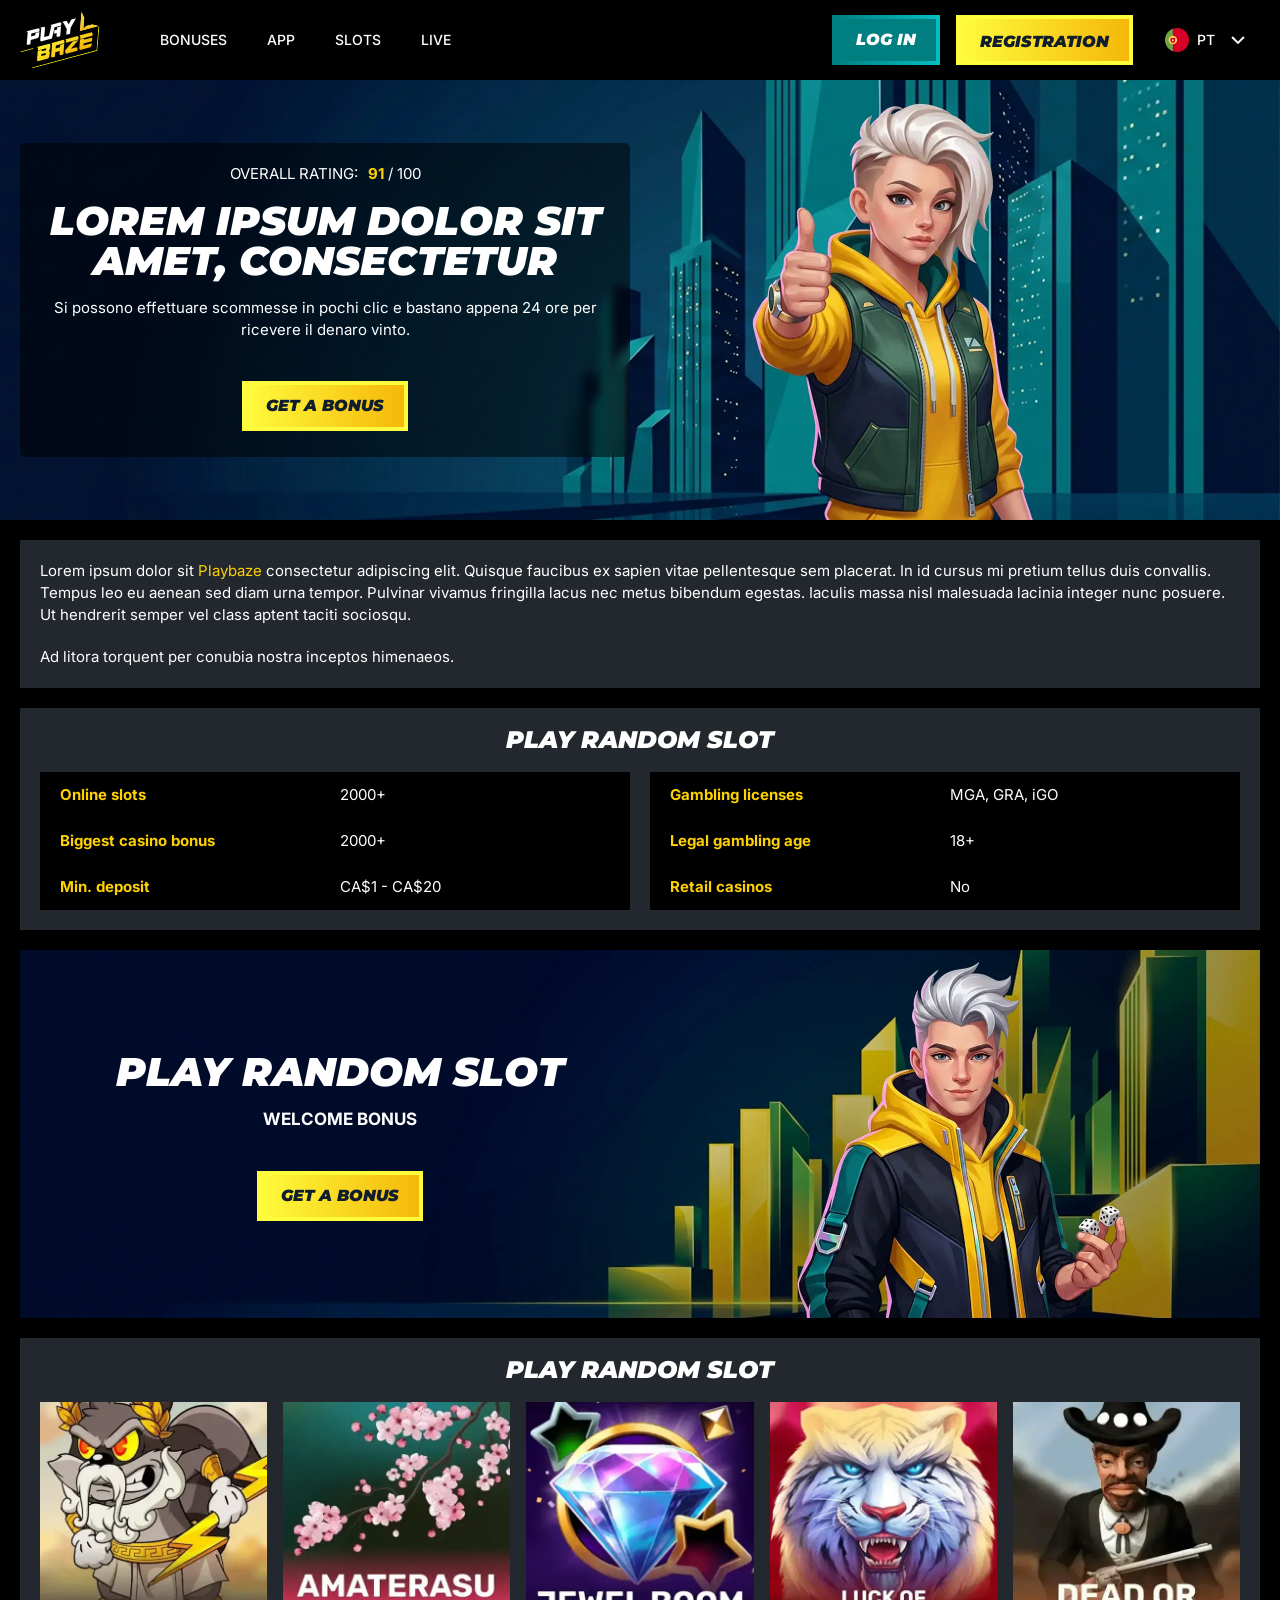
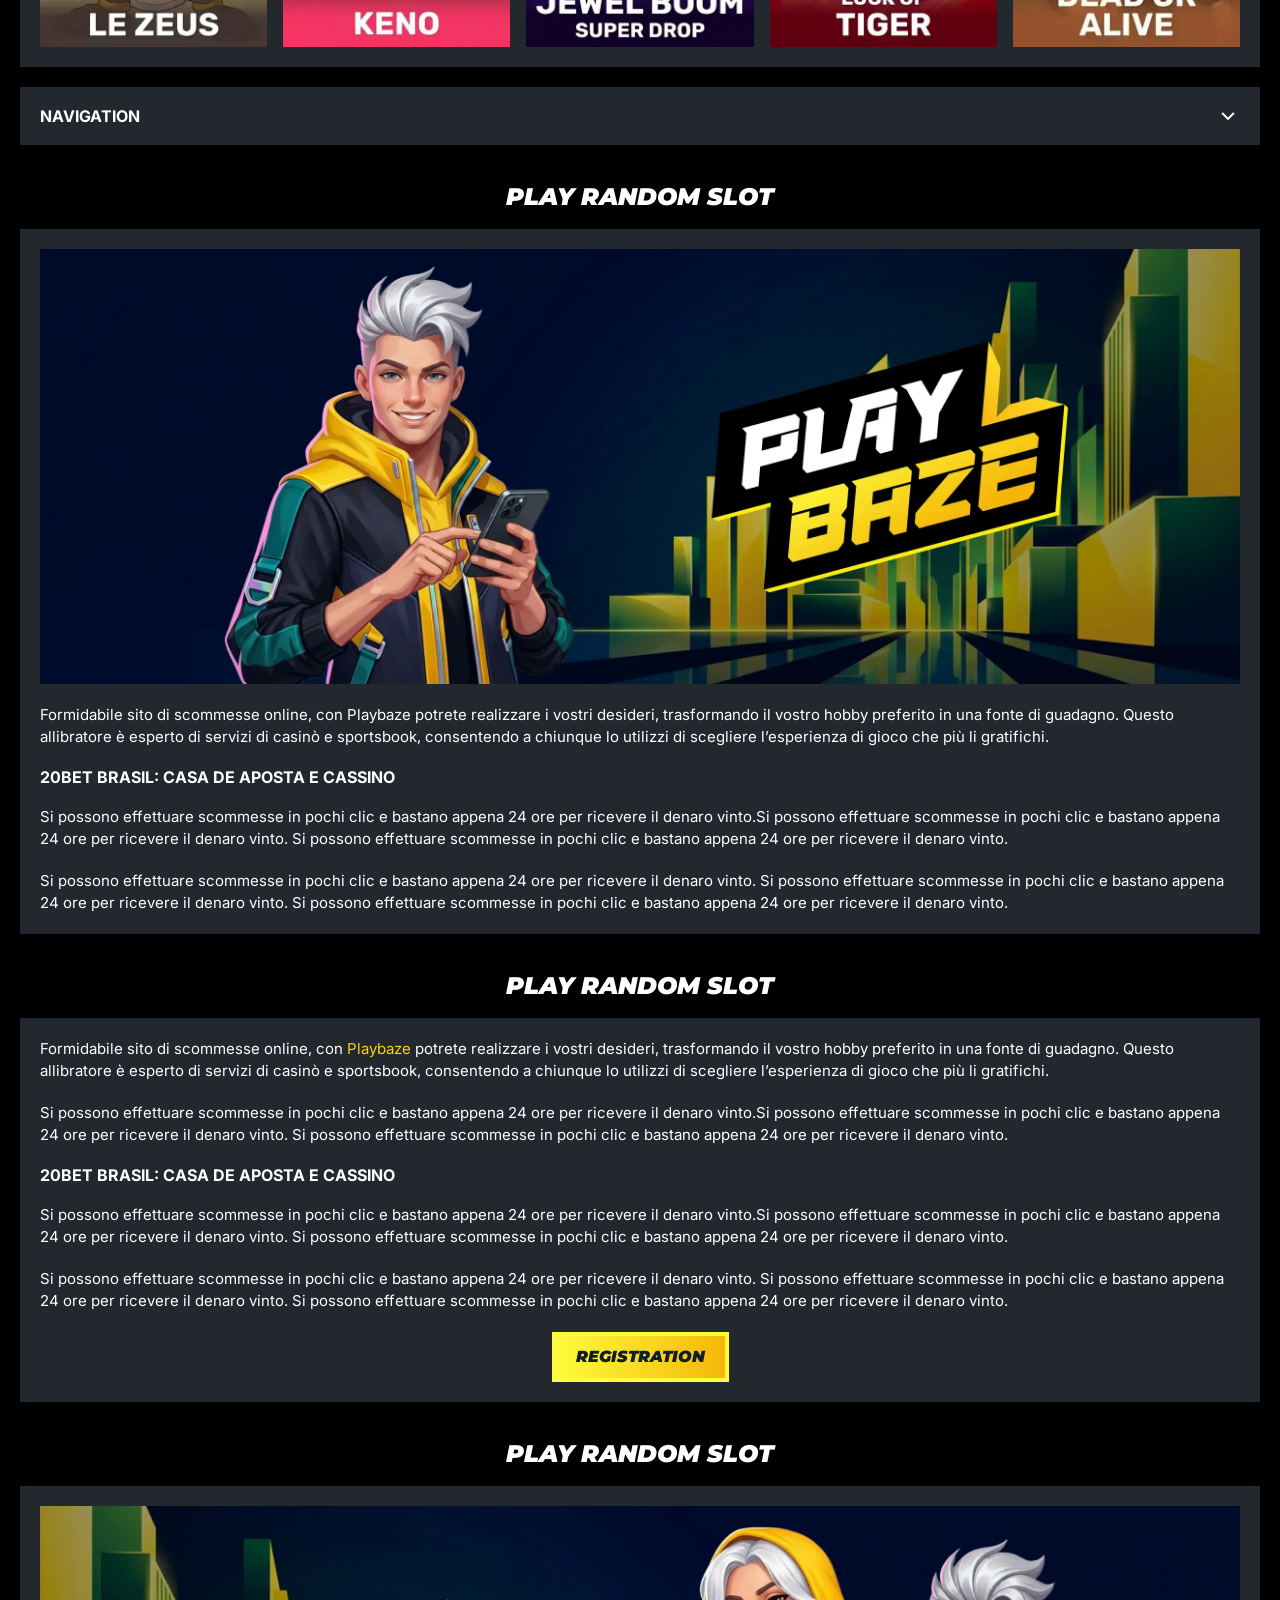
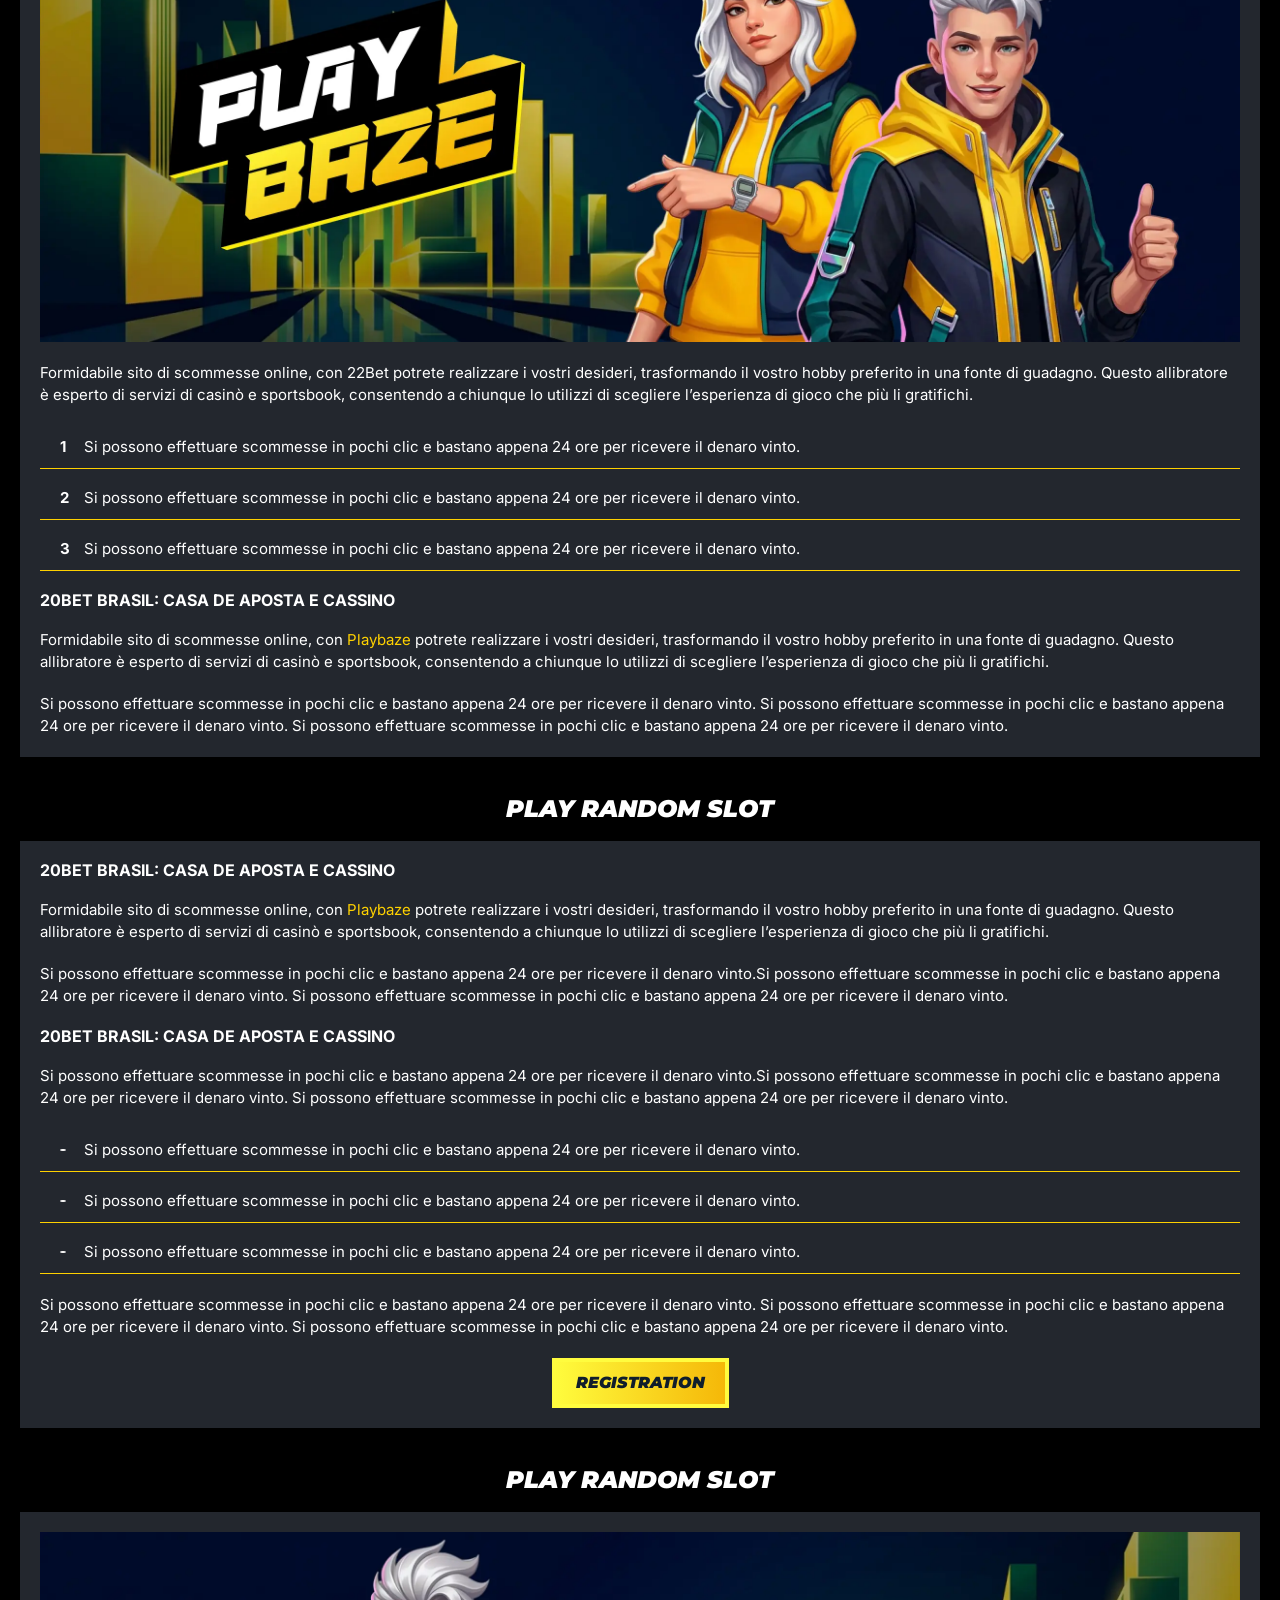
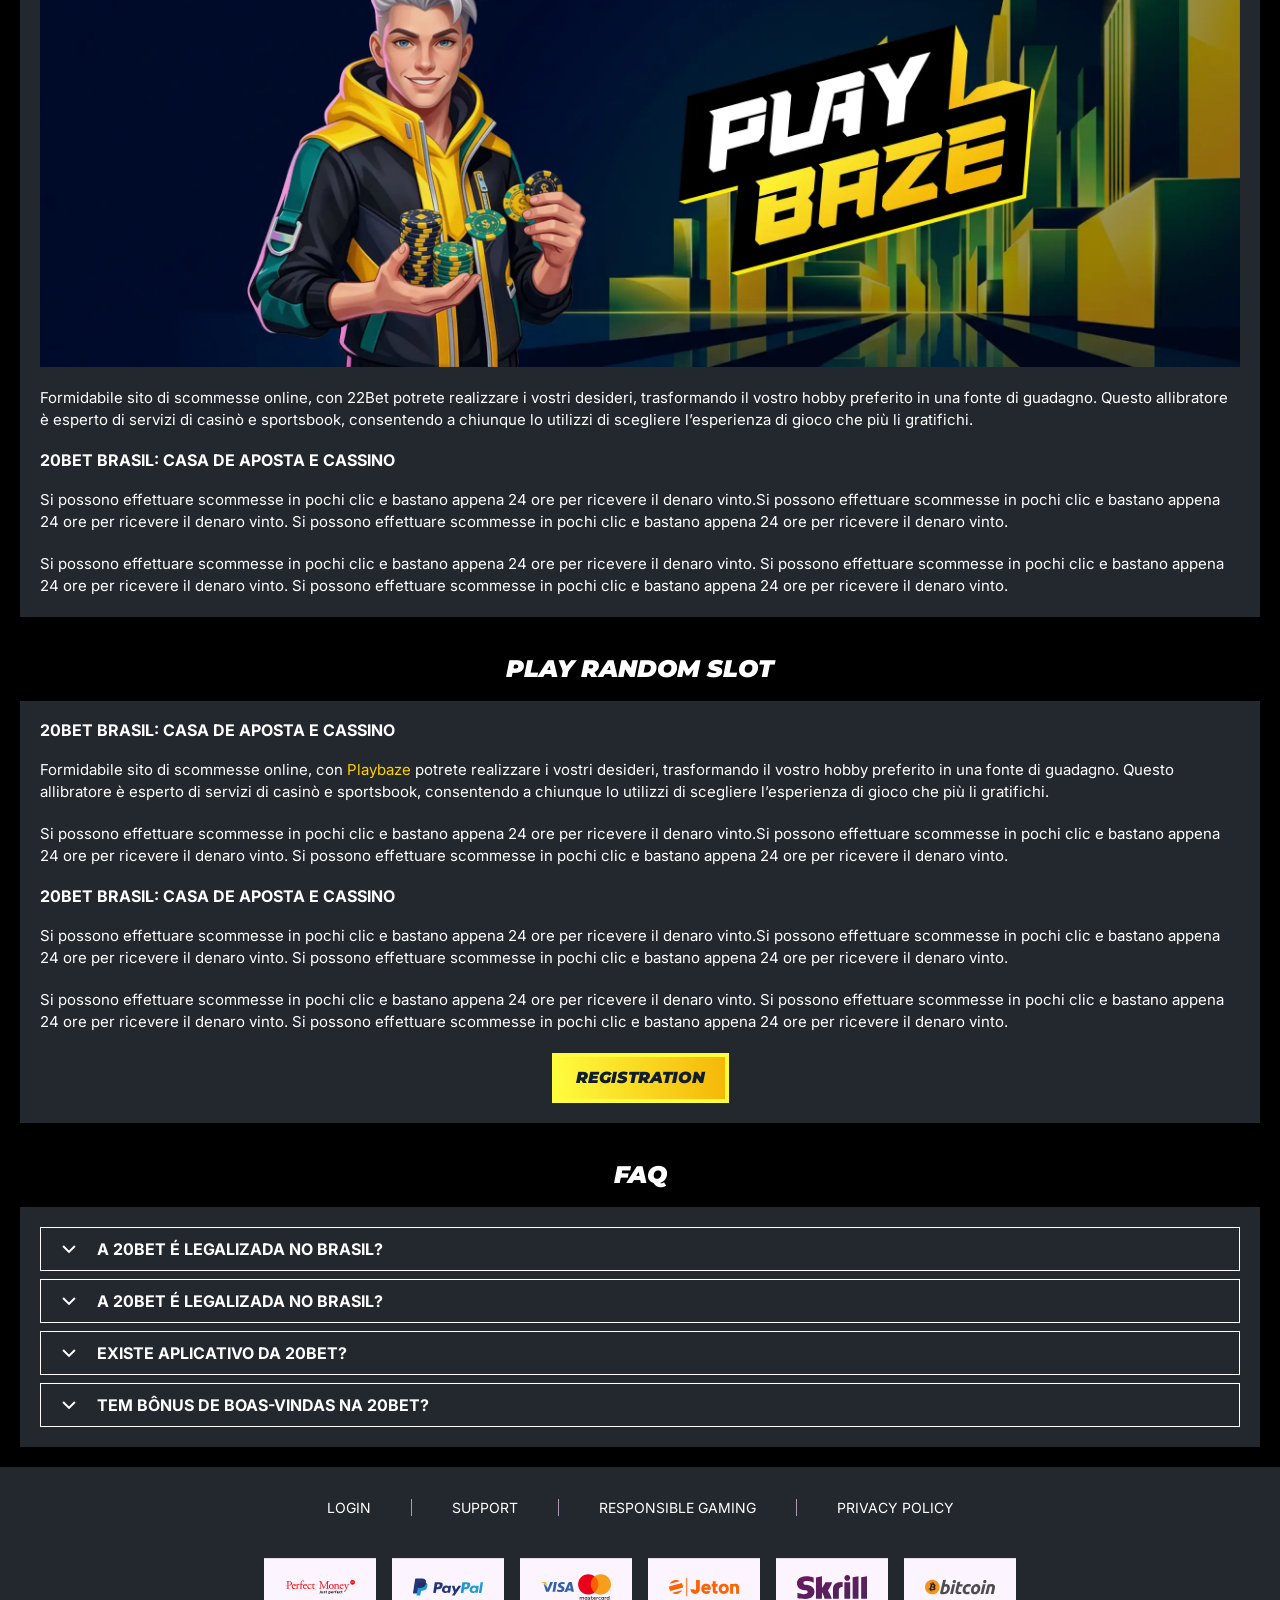
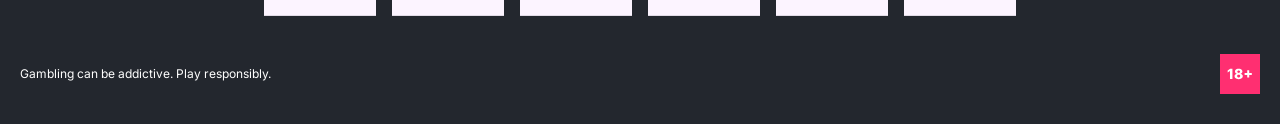
<file: index.html>
<!DOCTYPE html>
<html lang="en">
  <head>
    <meta charset="UTF-8" />
   
    <meta name="viewport" content="width=device-width, initial-scale=1.0" />
    <title>Playbaze </title>
    <meta name="description" content />
    <meta property="og:site_name" content />
    <meta property="og:title" content />
    <meta property="og:type" content="website" />
    <meta property="og:url" content />
    <meta property="og:image" content />
    <meta property="og:image:alt" content />
    <meta property="og:locale" content="en" />
    <meta property="og:description" content />
    <link rel="preconnect" href="https://fonts.googleapis.com" />
    <link rel="preconnect" href="https://fonts.gstatic.com" crossorigin="anonymous" />
  <link href="https://fonts.googleapis.com/css2?family=Montserrat:ital,wght@0,100..900;1,100..900&display=swap" rel="stylesheet">
<link href="https://fonts.googleapis.com/css2?family=Inter:wght@100..900&display=swap" rel="stylesheet">
  <link rel="stylesheet" href="./css/reset.css" />
    <link rel="stylesheet" href="./css/main.css" />
    <link rel="stylesheet" href="./css/media.css"/>
    <link rel="icon" href="./images/Group.png" type="image/x-icon"/>
    <script
    src="https://code.jquery.com/jquery-3.6.1.min.js"
    integrity="sha256-o88AwQnZB+VDvE9tvIXrMQaPlFFSUTR+nldQm1LuPXQ="
    crossorigin="anonymous"
  ></script>
  </head>
  <body>
    <header class="header">
      <section class="content header__content">
        <a href="./index.html" class="logo header__logo"
          ><img src="./images/logo.svg" alt="logo" title
        /></a>
        <button class="header__btn-menu" >
          <svg width="16px" height="16px" viewBox="0 0 16 16" xmlns="http://www.w3.org/2000/svg">
              <rect y="0" width="16" height="3" rx="1.5"></rect>
              <rect y="6.5" width="16" height="3" rx="1.5"></rect>
              <rect y="13" width="16" height="3" rx="1.5"></rect>
            </svg>
        </button>

          <nav class="menu header__menu">
              <ul class="header__menu-list">
            <li>
              <a href="./bonus.html">
                <span>Bonuses</span>
              </a>
            </li>
            <li>
              <a href="./app.html">
                <span>App</span>
              </a>
            </li>
            <li>
              <a href="./slots.html">
                <span>slots</span>
              </a>
            </li>
            <li>
              <a href="./live.html">
                <span>live</span>
              </a>
            </li>
           
          </ul>
            <div class="header__button header__button-menu " >
              <a href="#" class="button  button__login-menu">Log in</a>
              <a href="#" class="button button__menu">Registration </a>
            </div>
           
          </nav>
            <a href="#" class="button button__login">Log in</a>
            <a href="#" class="button button__singup">Registration </a>
            <!-- <div id="clock" class="header__time">00:00</div> -->
           <div class="header__language">
                <div class="header__flag-wrap">
                  <a class="header__country" href="#">
                    <span><img src="./images/flag-pt.png" alt=" Flag" title /></span>
                      <span>pt</span>
                  </a>
                </div>
                <div class="header__flag-menu">
                  <ul>
                    
                    <li>
                      <a href="#" class="header__flag-link">
                        <span>
                          <img src="./images/flag-en.png" alt="flag" title />
                        </span>
                        <span>en</span>
                      </a>
                    </li>
                    <li>
                      <a href="#" class="header__flag-link">
                        <span>
                          <img src="./images/flag-de.png" alt="flag" title />
                        </span>
                        <span>de</span>
                      </a>
                    </li>
                     <li>
                      <a href="#" class="header__flag-link">
                        <span>
                          <img src="./images/flag-es.png" alt="flag" title />
                        </span>
                        <span>es</span>
                      </a>
                    </li>
                    <li>
                      <a href="#" class="header__flag-link">
                        <span>
                          <img src="./images/flag-pl.png" alt="flag" title />
                        </span>
                        <span>pl</span>
                      </a>
                    </li>
                     <li>
                      <a href="#" class="header__flag-link">
                        <span>
                          <img src="./images/flag.png" alt="flag" title />
                        </span>
                        <span>cz</span>
                      </a>
                    </li>
                     <li>
                      <a href="#" class="header__flag-link">
                        <span>
                          <img src="./images/flag-pt.png" alt="flag" title />
                        </span>
                        <span>pt</span>
                      </a>
                    </li>
                     <li>
                      <a href="#" class="header__flag-link">
                        <span>
                          <img src="./images/flag-it.png" alt="flag" title />
                        </span>
                        <span>it</span>
                      </a>
                    </li>
                     <li>
                      <a href="#" class="header__flag-link">
                        <span>
                          <img src="./images/flag-gr.png" alt="flag" title />
                        </span>
                        <span>gr</span>
                      </a>
                    </li>
                    <li>
                      <a href="#" class="header__flag-link">
                        <span>
                          <img src="./images/flag-hu.png" alt="flag" title />
                        </span>
                        <span>hu</span>
                      </a>
                    </li>
                  
                  </ul>
                </div>
              </div>  
      </section>
    </header>
     <main class="main home main-page">
        <section class=" hero hero__page">
           
            <div class="background">
              <img src="./images/main/bg-main.webp" alt="hero" title />
              
            </div>
            <div class="hero__wrapper">
              <div class="hero__data">
                <div class="hero__rating" >
                  <p>Overall Rating:</p>
                 
                  <span >
                    <span >91</span>
                  <span>/</span> 
                  <span >100</span>
                  
                  </span>
                </div>
                <h1 class="title general hero__title">
               Lorem ipsum dolor sit amet, consectetur
                </h1>
                <p class="hero__text">Si possono effettuare scommesse in pochi clic e bastano appena 24 ore per ricevere il denaro vinto.</p>
                <a href="#" class="button  hero__button">Get a bonus</a>
               
              </div>
             
            </div>
          </section>
      <section class="main__wrap main__wrap-page">
       
       <section class="content__wrapper content__wrapper-page">

         
        
       
          <section class="content article">
            <p>
             Lorem ipsum dolor sit <a href="#">Playbaze</a> consectetur adipiscing elit. Quisque faucibus ex sapien vitae pellentesque sem placerat. In id cursus mi pretium tellus duis convallis. Tempus leo eu aenean sed diam urna tempor. Pulvinar vivamus fringilla lacus nec metus bibendum egestas. Iaculis massa nisl malesuada lacinia integer nunc posuere. Ut hendrerit semper vel class aptent taciti sociosqu.
            </p>
            <p>
             Ad litora torquent per conubia nostra inceptos himenaeos.
            </p>
          </section>
         
            <section class="content features">
             <h2 class="title high features__title">Play Random Slot</h2>
            
             <table class="features__table">
               <tbody class="features__group">
                 
                   <tr>
                   <td>Online slots</td>
                   <td>2000+</td>
                  </tr>
                  <tr>
                   <td>Biggest casino bonus</td>
                   <td>2000+</td>
                  </tr>
                  <tr>
                   <td>Min. deposit</td>
                   <td>CA$1 - CA$20</td>
                  </tr>
                  </tbody>
                  <tbody class="features__group">
              
                     <tr>
                     <td>Gambling licenses</td>
                     <td>MGA, GRA, iGO</td>
                   </tr>
                   <tr>
                     <td>Legal gambling age</td>
                     <td>18+</td>
                   </tr>
                   <tr>
                     <td>Retail casinos</td>
                     <td>No</td>
                   </tr>
                
               </tbody>
             </table>
            
         
           </section>  
             <section class="content banner">
            <div class="background banner__background ">
              
              <img src="./images/main/banner-main.webp" alt="banner" title />
              
            </div>
            <div class="banner__info">
              <h2 class="title high banner__title-main">
          Play Random Slot
              </h2>
              <p class="banner__subtitle">Welcome bonus</p>
              
            
              <a href="#" class="button banner__button">Get a bonus</a>
            </div>
          </section>
           <section class="content casino">
            <h2 class="title high casino__title">Play Random Slot</h2>
              <ul class="casino__list">
                <li class="casino__item">
                    <a href="#" class="casino__link">
                      <div class="casino__wrapper">
                      <img class="casino__img" src="./images/main/card-main1.webp" alt="" title>
                    <div class="casino__hover casino__hover-live">
                        
                        <div class="casino-box">
                            
                        <span  class="button  casino__buttons">Play </span>
                        </div>
                    </div>
                    </div>
                    
                    </a>
                </li>
                 <li class="casino__item">
                    <a href="#" class="casino__link">
                      <div class="casino__wrapper">
                      <img class="casino__img" src="./images/main/card-main2.webp" alt="" title>
                    <div class="casino__hover casino__hover-live">
                        
                        <div class="casino-box">
                            
                        <span  class="button  casino__buttons">Play </span>
                        </div>
                    </div>
                    </div>
                    
                    </a>
                </li>
                 <li class="casino__item">
                    <a href="#" class="casino__link">
                      <div class="casino__wrapper">
                      <img class="casino__img" src="./images/main/card-main3.webp" alt="" title>
                    <div class="casino__hover casino__hover-live">
                        
                        <div class="casino-box">
                            
                        <span  class="button  casino__buttons">Play </span>
                        </div>
                    </div>
                    </div>
                    
                    </a>
                </li>
                 <li class="casino__item">
                    <a href="#" class="casino__link">
                      <div class="casino__wrapper">
                      <img class="casino__img" src="./images/main/card-main4.webp" alt="" title>
                    <div class="casino__hover casino__hover-live">
                        
                        <div class="casino-box">
                            
                        <span  class="button  casino__buttons">Play </span>
                        </div>
                    </div>
                    </div>
                    
                    </a>
                </li>
                 <li class="casino__item">
                    <a href="#" class="casino__link">
                      <div class="casino__wrapper">
                      <img class="casino__img" src="./images/main/card-main5.webp" alt="" title>
                    <div class="casino__hover casino__hover-live">
                        
                        <div class="casino-box">
                            
                        <span  class="button  casino__buttons">Play </span>
                        </div>
                    </div>
                    </div>
                    
                    </a>
                </li>
             

              </ul>
         </section>
              <section class="content menu-review__content">
              

            
                <div class="menu__review-desk menu__review-content">Navigation</div>
                <ul class="menu__review menu__review-list">
                  <li><a href="#">Casa de Aposta e Cassino</a></li>
                    <li><a href="#">Casa de Aposta e Cassino</a></li>
                      <li><a href="#">Casa de Aposta e Cassino</a></li>
                        <li><a href="#">Casa de Aposta e Cassino</a></li>
                          <li><a href="#">Frequently Asked Questions</a></li>
                 
                </ul>
             
          
          </section>
          
        
          <section class="content article article__box">
            <h2 class="title high article__title">Play Random Slot</h2>
            <div class="box">
               <div class="images">
              <img src="./images/main/image1-main.webp" alt="banner" title />
            </div>
            <p>
             Formidabile sito di scommesse online, con Playbaze potrete realizzare i vostri desideri, trasformando il vostro hobby preferito in una fonte di guadagno. Questo allibratore è esperto di servizi di casinò e sportsbook, consentendo a chiunque lo utilizzi di scegliere l’esperienza di gioco che più li gratifichi.
            </p>
            <h3>20Bet Brasil: Casa de Aposta e Cassino</h3>
            <p>
             Si possono effettuare scommesse in pochi clic e bastano appena 24 ore per ricevere il denaro vinto.Si possono effettuare scommesse in pochi clic e bastano appena 24 ore per ricevere il denaro vinto. Si possono effettuare scommesse in pochi clic e bastano appena 24 ore per ricevere il denaro vinto.
            </p>
          
            <p>Si possono effettuare scommesse in pochi clic e bastano appena 24 ore per ricevere il denaro vinto. Si possono effettuare scommesse in pochi clic e bastano appena 24 ore per ricevere il denaro vinto. Si possono effettuare scommesse in pochi clic e bastano appena 24 ore per ricevere il denaro vinto.</p>
         
            </div> </section>
             <section class="content article article__box">
            <h2 class="title high article__title">Play Random Slot</h2>
           
           <div class="box">
             <p>
             Formidabile sito di scommesse online, con <a href="#">Playbaze</a> potrete realizzare i vostri desideri, trasformando il vostro hobby preferito in una fonte di guadagno. Questo allibratore è esperto di servizi di casinò e sportsbook, consentendo a chiunque lo utilizzi di scegliere l’esperienza di gioco che più li gratifichi.
            </p>
            <p>
             Si possono effettuare scommesse in pochi clic e bastano appena 24 ore per ricevere il denaro vinto.Si possono effettuare scommesse in pochi clic e bastano appena 24 ore per ricevere il denaro vinto. Si possono effettuare scommesse in pochi clic e bastano appena 24 ore per ricevere il denaro vinto.
            </p>
            <h3>20Bet Brasil: Casa de Aposta e Cassino</h3>
            <p>
             Si possono effettuare scommesse in pochi clic e bastano appena 24 ore per ricevere il denaro vinto.Si possono effettuare scommesse in pochi clic e bastano appena 24 ore per ricevere il denaro vinto. Si possono effettuare scommesse in pochi clic e bastano appena 24 ore per ricevere il denaro vinto.
            </p>
          
            <p>Si possono effettuare scommesse in pochi clic e bastano appena 24 ore per ricevere il denaro vinto. Si possono effettuare scommesse in pochi clic e bastano appena 24 ore per ricevere il denaro vinto. Si possono effettuare scommesse in pochi clic e bastano appena 24 ore per ricevere il denaro vinto.</p>
          <a href="#" class="button">Registration</a>
           </div>
          </section>
           <section class="content article article__box">
            <h2 class="title high article__title">Play Random Slot</h2>
            <div class="box">
               <div class="images">
              <img src="./images/main/image2-main.webp" alt="banner" title />
            </div>
            <p>
             Formidabile sito di scommesse online, con 22Bet potrete realizzare i vostri desideri, trasformando il vostro hobby preferito in una fonte di guadagno. Questo allibratore è esperto di servizi di casinò e sportsbook, consentendo a chiunque lo utilizzi di scegliere l’esperienza di gioco che più li gratifichi.
            </p>
             
           <ol>
              <li>Si possono effettuare scommesse in pochi clic e bastano appena 24 ore per ricevere il denaro vinto.</li>
              <li>Si possono effettuare scommesse in pochi clic e bastano appena 24 ore per ricevere il denaro vinto.</li>
              <li>Si possono effettuare scommesse in pochi clic e bastano appena 24 ore per ricevere il denaro vinto.</li>
            </ol>
            <h3>20Bet Brasil: Casa de Aposta e Cassino</h3>
            <p>
             Formidabile sito di scommesse online, con <a href="#">Playbaze</a> potrete realizzare i vostri desideri, trasformando il vostro hobby preferito in una fonte di guadagno. Questo allibratore è esperto di servizi di casinò e sportsbook, consentendo a chiunque lo utilizzi di scegliere l’esperienza di gioco che più li gratifichi.
            </p>
           
             <p>Si possono effettuare scommesse in pochi clic e bastano appena 24 ore per ricevere il denaro vinto. Si possono effettuare scommesse in pochi clic e bastano appena 24 ore per ricevere il denaro vinto. Si possono effettuare scommesse in pochi clic e bastano appena 24 ore per ricevere il denaro vinto.</p>
           
         
            </div>
          </section>
           <section class="content article article__box">
            <h2 class="title high article__title">Play Random Slot</h2>
           
           <div class="box">
             <h3>20Bet Brasil: Casa de Aposta e Cassino</h3>
             <p>
             Formidabile sito di scommesse online, con <a href="#">Playbaze</a> potrete realizzare i vostri desideri, trasformando il vostro hobby preferito in una fonte di guadagno. Questo allibratore è esperto di servizi di casinò e sportsbook, consentendo a chiunque lo utilizzi di scegliere l’esperienza di gioco che più li gratifichi.
            </p>
            <p>
             Si possono effettuare scommesse in pochi clic e bastano appena 24 ore per ricevere il denaro vinto.Si possono effettuare scommesse in pochi clic e bastano appena 24 ore per ricevere il denaro vinto. Si possono effettuare scommesse in pochi clic e bastano appena 24 ore per ricevere il denaro vinto.
            </p>
            <h3>20Bet Brasil: Casa de Aposta e Cassino</h3>
            <p>
             Si possono effettuare scommesse in pochi clic e bastano appena 24 ore per ricevere il denaro vinto.Si possono effettuare scommesse in pochi clic e bastano appena 24 ore per ricevere il denaro vinto. Si possono effettuare scommesse in pochi clic e bastano appena 24 ore per ricevere il denaro vinto.
            </p>
             <ul>
              <li>Si possono effettuare scommesse in pochi clic e bastano appena 24 ore per ricevere il denaro vinto.</li>
              <li>Si possono effettuare scommesse in pochi clic e bastano appena 24 ore per ricevere il denaro vinto.</li>
              <li>Si possono effettuare scommesse in pochi clic e bastano appena 24 ore per ricevere il denaro vinto.</li>
            </ul>
          
            <p>Si possono effettuare scommesse in pochi clic e bastano appena 24 ore per ricevere il denaro vinto. Si possono effettuare scommesse in pochi clic e bastano appena 24 ore per ricevere il denaro vinto. Si possono effettuare scommesse in pochi clic e bastano appena 24 ore per ricevere il denaro vinto.</p>
          <a href="#" class="button">Registration</a>
           </div>
          </section>
             <section class="content article article__box">
            <h2 class="title high article__title">Play Random Slot</h2>
           <div class="box">
              <div class="images">
              <img src="./images/main/image3-main.webp" alt="banner" title />
            </div>
            <p>
             Formidabile sito di scommesse online, con 22Bet potrete realizzare i vostri desideri, trasformando il vostro hobby preferito in una fonte di guadagno. Questo allibratore è esperto di servizi di casinò e sportsbook, consentendo a chiunque lo utilizzi di scegliere l’esperienza di gioco che più li gratifichi.
            </p>
              <h3>20Bet Brasil: Casa de Aposta e Cassino</h3>
            <p>
             Si possono effettuare scommesse in pochi clic e bastano appena 24 ore per ricevere il denaro vinto.Si possono effettuare scommesse in pochi clic e bastano appena 24 ore per ricevere il denaro vinto. Si possono effettuare scommesse in pochi clic e bastano appena 24 ore per ricevere il denaro vinto.
            </p>
         
            <p>Si possono effettuare scommesse in pochi clic e bastano appena 24 ore per ricevere il denaro vinto. Si possono effettuare scommesse in pochi clic e bastano appena 24 ore per ricevere il denaro vinto. Si possono effettuare scommesse in pochi clic e bastano appena 24 ore per ricevere il denaro vinto.</p>
         
           </div>
          </section>
            <section class="content article article__box">
            <h2 class="title high article__title">Play Random Slot</h2>
           
          <div class="box">
             <h3>20Bet Brasil: Casa de Aposta e Cassino</h3>
              <p>
             Formidabile sito di scommesse online, con <a href="#">Playbaze</a> potrete realizzare i vostri desideri, trasformando il vostro hobby preferito in una fonte di guadagno. Questo allibratore è esperto di servizi di casinò e sportsbook, consentendo a chiunque lo utilizzi di scegliere l’esperienza di gioco che più li gratifichi.
            </p>
            <p>
             Si possono effettuare scommesse in pochi clic e bastano appena 24 ore per ricevere il denaro vinto.Si possono effettuare scommesse in pochi clic e bastano appena 24 ore per ricevere il denaro vinto. Si possono effettuare scommesse in pochi clic e bastano appena 24 ore per ricevere il denaro vinto.
            </p>
            
            <h3>20Bet Brasil: Casa de Aposta e Cassino</h3>
            <p>
             Si possono effettuare scommesse in pochi clic e bastano appena 24 ore per ricevere il denaro vinto.Si possono effettuare scommesse in pochi clic e bastano appena 24 ore per ricevere il denaro vinto. Si possono effettuare scommesse in pochi clic e bastano appena 24 ore per ricevere il denaro vinto.
            </p>
          
            <p>Si possono effettuare scommesse in pochi clic e bastano appena 24 ore per ricevere il denaro vinto. Si possono effettuare scommesse in pochi clic e bastano appena 24 ore per ricevere il denaro vinto. Si possono effettuare scommesse in pochi clic e bastano appena 24 ore per ricevere il denaro vinto.</p>
          <a href="#" class="button">Registration</a>
          </div>
          </section>

          <section class="content faq article__box">
            <h2 class="title high faq__title">FAQ</h2>
           <div class="box">
             <ul class="faq__list " >
              <li class="faq__item"  >
                <h3 class="title medium faq__subtitle js-button-expander js-button-expander--faq"  >A 20Bet é legalizada no Brasil?
                 </h3>
                <div  class="faq__answer js-expand-content js-expand-content--faq" >
                  <p  >
                    Sim, a casa de apostas tem licença emitida por Curaçao, que é reconhecida no Brasil e a permite atuar por aqui.
                  </p>
                </div>
              </li>
              <li class="faq__item"  >
                <h3 class="title medium faq__subtitle js-button-expander js-button-expander--faq"  >A 20Bet é legalizada no Brasil?</h3>
                <div class="faq__answer js-expand-content js-expand-content--faq" >
                  <p  >
                    Sim, a casa de apostas tem licença emitida por Curaçao, que é reconhecida no Brasil e a permite atuar por aqui.
                  </p>
                </div>
              </li> 
              <li class="faq__item"  >
                <h3 class="title medium faq__subtitle js-button-expander js-button-expander--faq"  >Existe aplicativo da 20Bet?</h3>
                <div class="faq__answer js-expand-content js-expand-content--faq" >
                  <p  >
                   Sim, disponível para sistemas operacionais iOS e Android.
                  </p>
                </div>
              </li> 
              <li class="faq__item"  >
                <h3 class="title medium faq__subtitle js-button-expander js-button-expander--faq"  >Tem bônus de boas-vindas na 20Bet?</h3>
                <div class="faq__answer js-expand-content js-expand-content--faq" >
                  <p  >
                   O pacote especial para novos usuários da 20Bet paga 100% sobre o primeiro depósito, com limite de 600 BRL.
                  </p>
                </div>
              </li> 
             
            </ul>
           </div>
          </section>
          
        </section> 
      
        <div class=""  onclick="scrollToTop()">
          <button class="main__arrow" id="scrollToTopBtn"></button>
        </div> 
        
      </section>
    </main> 
     <footer class=" footer ">
      <section class="content footer__content">
        <ul class="footer__menu">
         <li><a href="./login.html">Login</a></li>
         <li><a href="./support.html">Support</a></li>
         <li><a href="./responsible.html">Responsible Gaming</a></li>
         <li><a href="./policy.html">Privacy Policy</a></li>
        
        </ul>
       
          <ul class="footer__cards-list">
           
            <li>
              <a href="#"
                ><img src="./images/footer-img1.svg" alt="cardvisa" title
              /></a>
            </li>
             <li>
              <a href="#"
                ><img src="./images/footer-img2.svg" alt="cardvisa" title
              /></a>
            </li>
              <li>
              <a href="#"
                ><img src="./images/footer-img3.svg" alt="cardvisa" title
              /></a>
            </li>
           
              <li>
              <a href="#"
                ><img src="./images/footer-img4.svg" alt="cardvisa" title
              /></a>
            </li>
           
              <li>
              <a href="#"
                ><img src="./images/footer-img5.svg" alt="cardvisa" title
              /></a>
            </li>
           
              <li>
              <a href="#"
                ><img src="./images/footer-img6.svg" alt="cardvisa" title
              /></a>
            </li>
           
           
          </ul>
       
        <div class="footer__wrapp">
          <div class="footer__text">
           
            <p>Gambling can be addictive. Play responsibly. 
</p>
           
          </div>
          <div class="footer__age">
            <img src="./images/age.svg" alt="age" title />
          </div>
        </div>
      
      </section>
    </footer>
    <script src="./js/arrowUp.js" defer></script>
    <script src="./js/sidebar.js" defer></script>
    <script src="./js/expander.js" defer></script>
    <script src="./js/mobile-menu.js" defer></script>
    <script src="./js/flag.js" defer></script>
  </body>
</html>
</file>
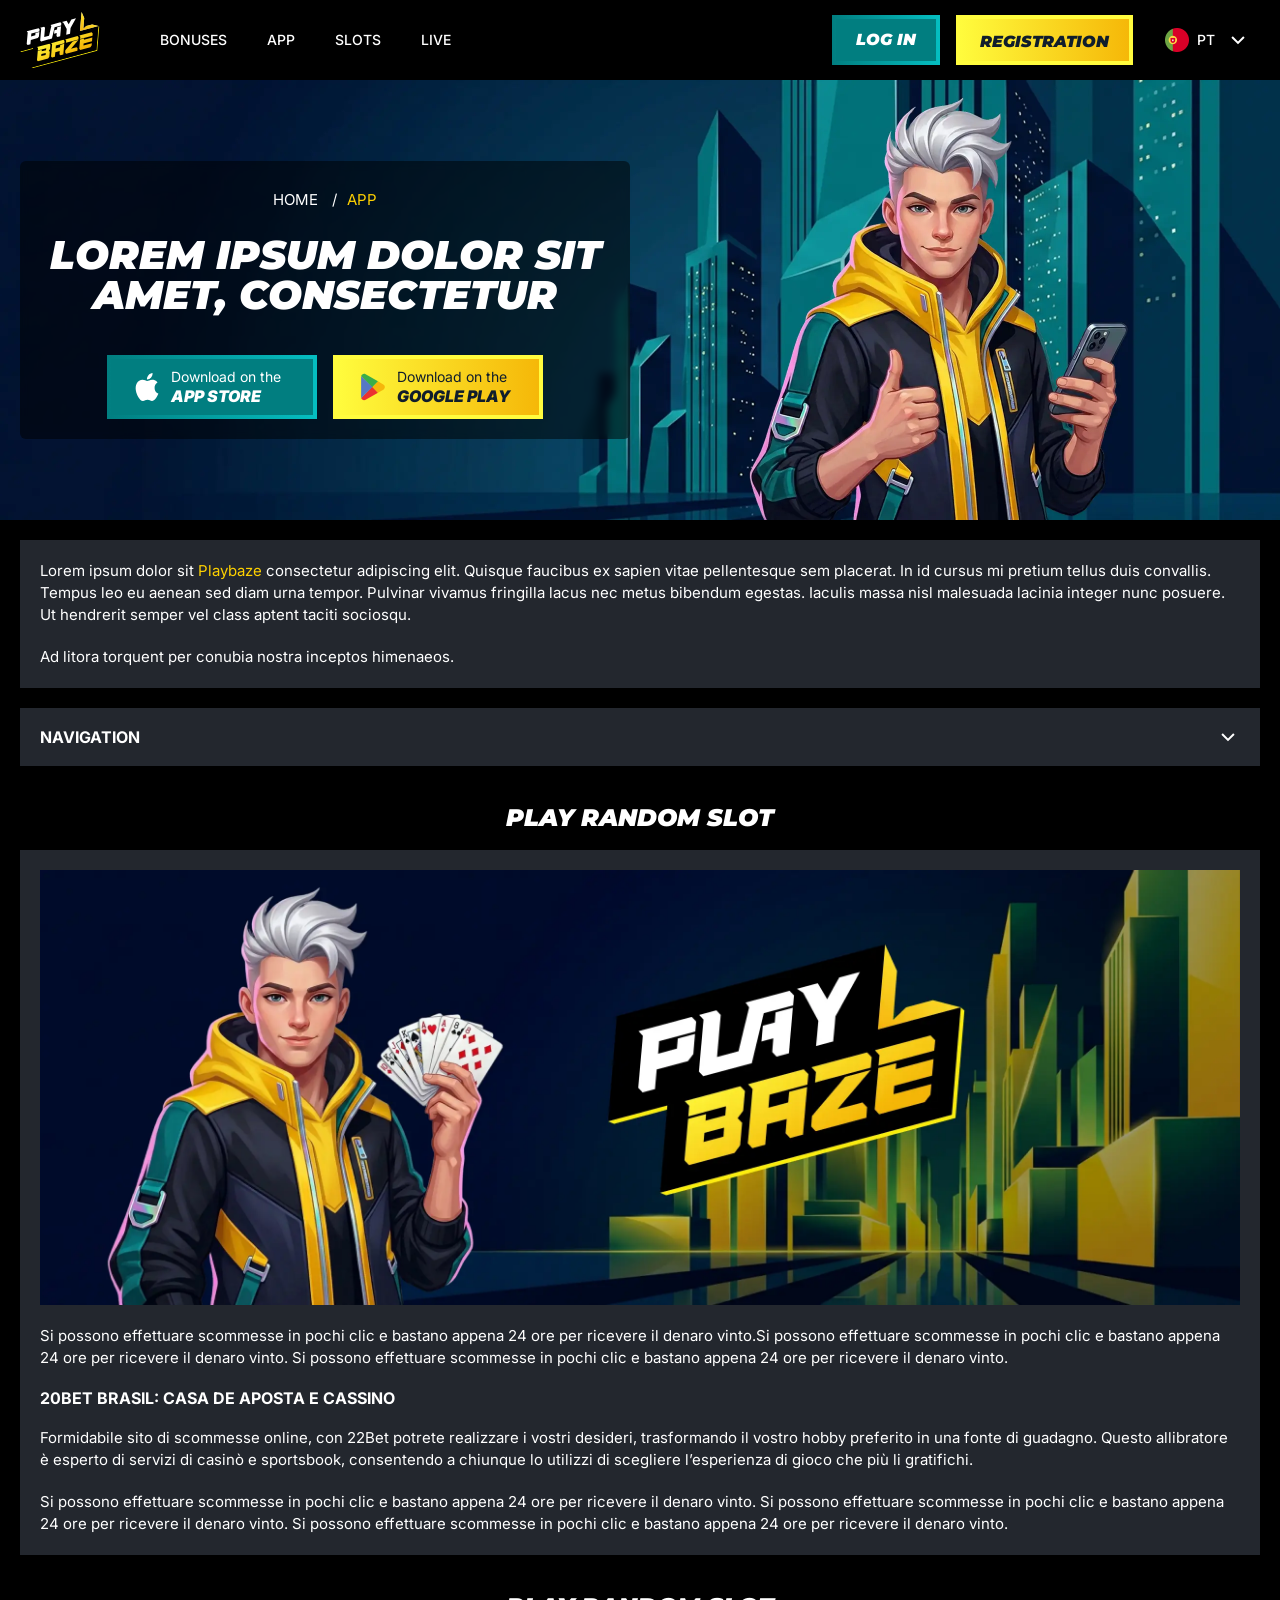
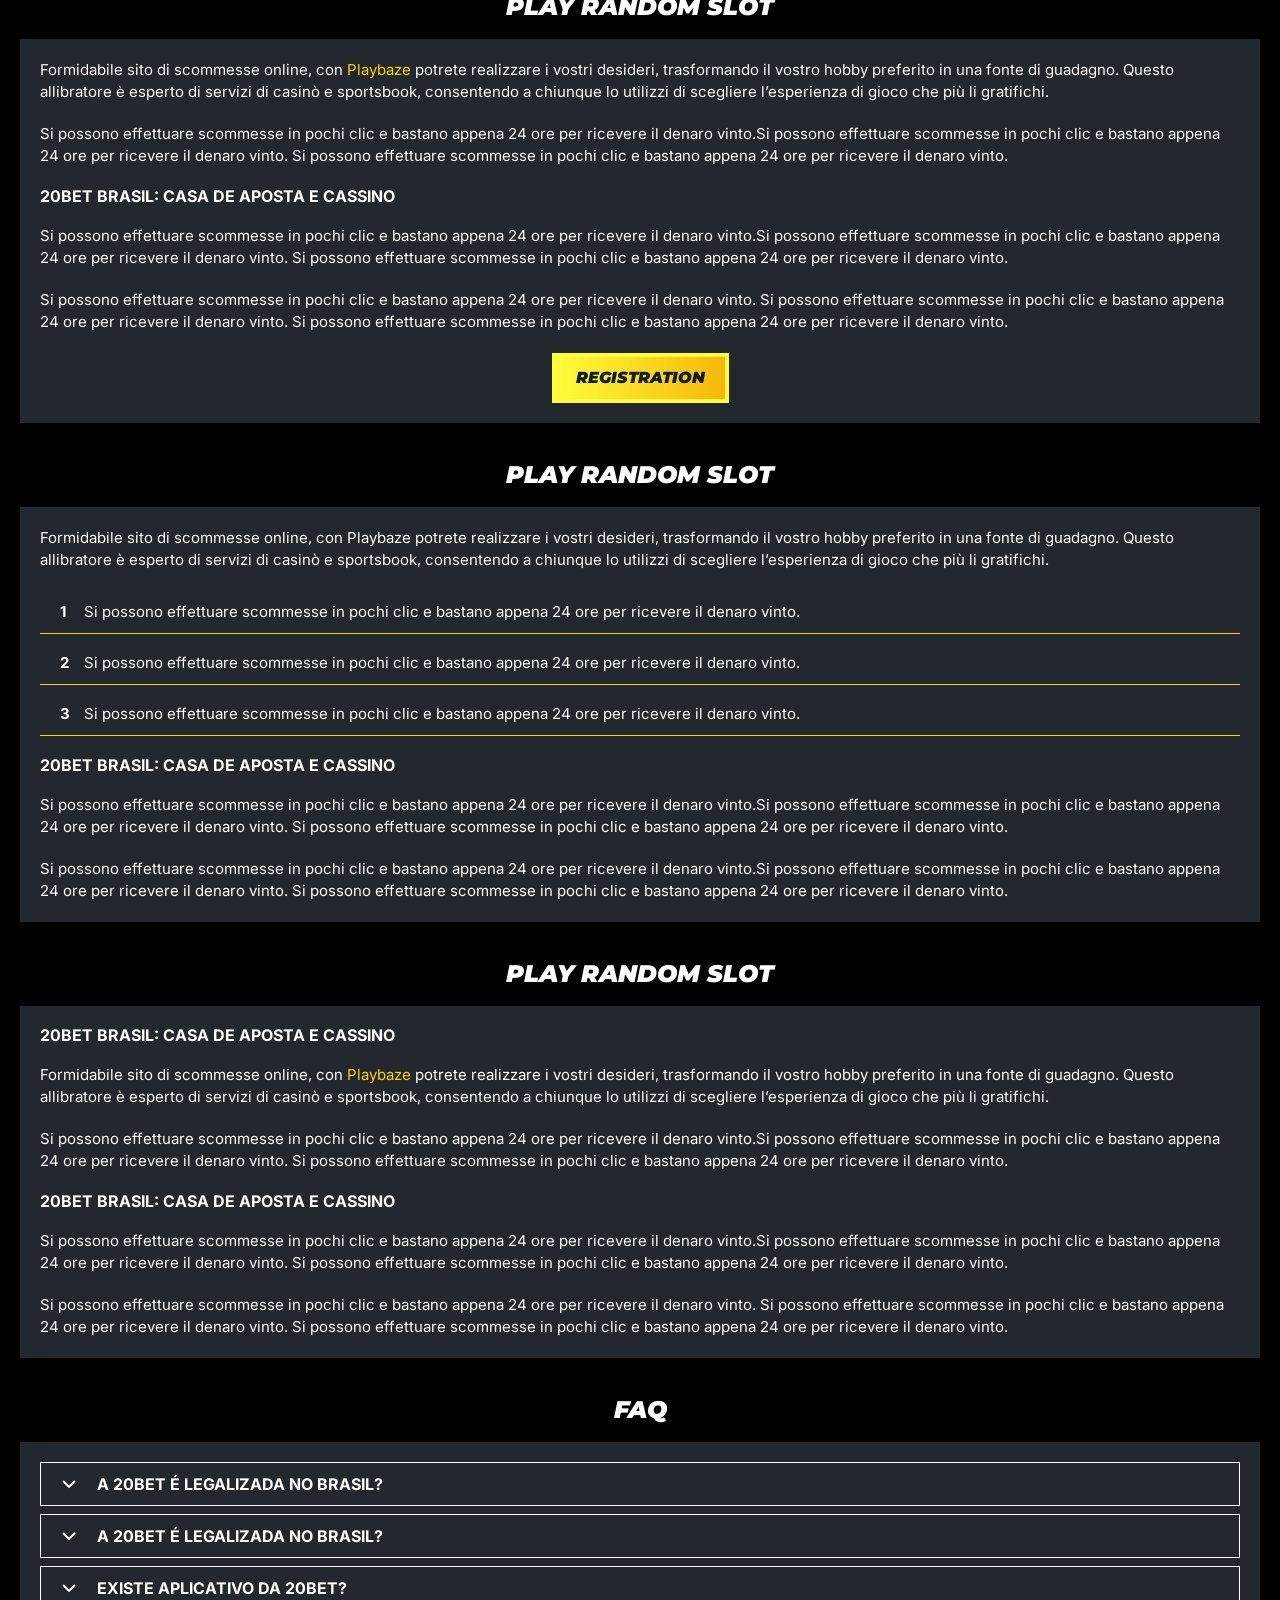
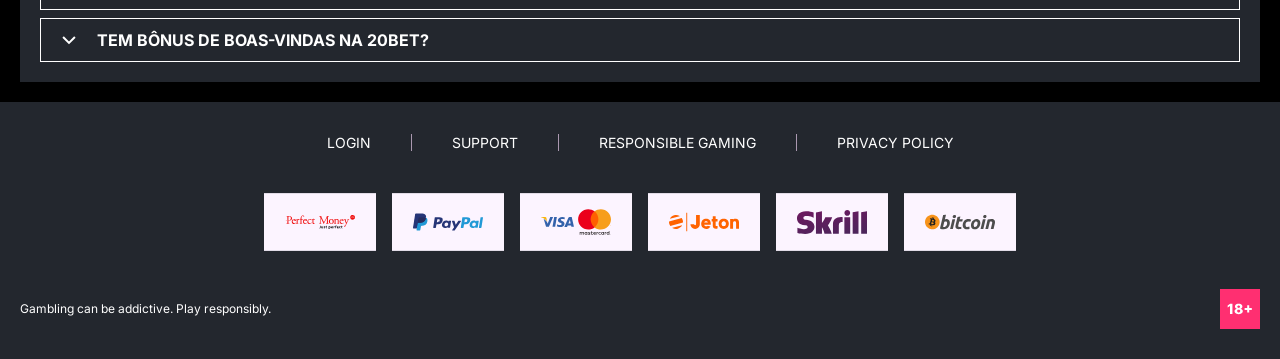
<file: app.html>
<!DOCTYPE html>
<html lang="en">
  <head>
    <meta charset="UTF-8" />
   
    <meta name="viewport" content="width=device-width, initial-scale=1.0" />
    <title>Playbaze</title>
    <meta name="description" content />
    <meta property="og:site_name" content />
    <meta property="og:title" content />
    <meta property="og:type" content="website" />
    <meta property="og:url" content />
    <meta property="og:image" content />
    <meta property="og:image:alt" content />
    <meta property="og:locale" content="en" />
    <meta property="og:description" content />
    <link rel="preconnect" href="https://fonts.googleapis.com" />
    <link rel="preconnect" href="https://fonts.gstatic.com" crossorigin="anonymous" />
  <link href="https://fonts.googleapis.com/css2?family=Montserrat:ital,wght@0,100..900;1,100..900&display=swap" rel="stylesheet">
 <link href="https://fonts.googleapis.com/css2?family=Inter:wght@100..900&display=swap" rel="stylesheet">
  <link rel="stylesheet" href="./css/reset.css" />
    <link rel="stylesheet" href="./css/main.css" />
    <link rel="stylesheet" href="./css/media.css"/>
    <link rel="icon" href="./images/Group.png" type="image/x-icon"/>
    <script
    src="https://code.jquery.com/jquery-3.6.1.min.js"
    integrity="sha256-o88AwQnZB+VDvE9tvIXrMQaPlFFSUTR+nldQm1LuPXQ="
    crossorigin="anonymous"
  ></script>
  </head>
  <body>
        <header class="header">
      <section class="content header__content">
        <a href="./index.html" class="logo header__logo"
          ><img src="./images/logo.svg" alt="logo" title
        /></a>
        <button class="header__btn-menu" >
          <svg width="16px" height="16px" viewBox="0 0 16 16" xmlns="http://www.w3.org/2000/svg">
              <rect y="0" width="16" height="3" rx="1.5"></rect>
              <rect y="6.5" width="16" height="3" rx="1.5"></rect>
              <rect y="13" width="16" height="3" rx="1.5"></rect>
            </svg>
        </button>

          <nav class="menu header__menu">
              <ul class="header__menu-list">
            <li>
              <a href="./bonus.html">
                <span>Bonuses</span>
              </a>
            </li>
            <li>
              <a href="./app.html">
                <span>App</span>
              </a>
            </li>
            <li>
              <a href="./slots.html">
                <span>slots</span>
              </a>
            </li>
            <li>
              <a href="./live.html">
                <span>live</span>
              </a>
            </li>
           
          </ul>
            <div class="header__button header__button-menu " >
              <a href="#" class="button  button__login-menu">Log in</a>
              <a href="#" class="button button__menu">Registration </a>
            </div>
           
          </nav>
            <a href="#" class="button button__login">Log in</a>
            <a href="#" class="button button__singup">Registration </a>
            <!-- <div id="clock" class="header__time">00:00</div> -->
                 <div class="header__language">
                <div class="header__flag-wrap">
                  <a class="header__country" href="#">
                    <span><img src="./images/flag-pt.png" alt=" Flag" title /></span>
                      <span>pt</span>
                  </a>
                </div>
                <div class="header__flag-menu">
                  <ul>
                    
                    <li>
                      <a href="#" class="header__flag-link">
                        <span>
                          <img src="./images/flag-en.png" alt="flag" title />
                        </span>
                        <span>en</span>
                      </a>
                    </li>
                    <li>
                      <a href="#" class="header__flag-link">
                        <span>
                          <img src="./images/flag-de.png" alt="flag" title />
                        </span>
                        <span>de</span>
                      </a>
                    </li>
                     <li>
                      <a href="#" class="header__flag-link">
                        <span>
                          <img src="./images/flag-es.png" alt="flag" title />
                        </span>
                        <span>es</span>
                      </a>
                    </li>
                    <li>
                      <a href="#" class="header__flag-link">
                        <span>
                          <img src="./images/flag-pl.png" alt="flag" title />
                        </span>
                        <span>pl</span>
                      </a>
                    </li>
                     <li>
                      <a href="#" class="header__flag-link">
                        <span>
                          <img src="./images/flag.png" alt="flag" title />
                        </span>
                        <span>cz</span>
                      </a>
                    </li>
                     <li>
                      <a href="#" class="header__flag-link">
                        <span>
                          <img src="./images/flag-pt.png" alt="flag" title />
                        </span>
                        <span>pt</span>
                      </a>
                    </li>
                     <li>
                      <a href="#" class="header__flag-link">
                        <span>
                          <img src="./images/flag-it.png" alt="flag" title />
                        </span>
                        <span>it</span>
                      </a>
                    </li>
                     <li>
                      <a href="#" class="header__flag-link">
                        <span>
                          <img src="./images/flag-gr.png" alt="flag" title />
                        </span>
                        <span>gr</span>
                      </a>
                    </li>
                    <li>
                      <a href="#" class="header__flag-link">
                        <span>
                          <img src="./images/flag-hu.png" alt="flag" title />
                        </span>
                        <span>hu</span>
                      </a>
                    </li>
                  
                  </ul>
                </div>
              </div>  
      </section>
    </header>
     <main class="main home main-page">
        <section class=" hero hero__page hero__page-app">
           
            <div class="background background-page">
              <img src="./images/app/bg-app.webp" alt="hero" title />
              
            </div>
            <div class="hero__wrapper hero__wrapper-page">
              <div class="hero__data hero__data-app">
                <ul
                class="breadcrumbs "
                
              >
                <li
                  
                >
                  <a href="#" >
                    <span >Home</span></a
                  >
                 
                </li>
                <li
                  
                >
                  <a href="#" > <span >App</span></a>
                 
                </li>
              </ul>
                <h1 class="title general hero__title">
                 Lorem ipsum dolor sit amet, consectetur
                </h1>
                 <!-- <p class="hero__text">The first thing that catches players' attention is the incredible simplicity of this casino.</p>
                -->
              <div class="banner__content banner__content-app">
             
                  <a href="#" class="banner__btn banner__btn-app">
                    <img src="./images/app/apple.svg" alt="icon" title>
                 <div>
                   Download on the  </br>
<span>App store</span>
                 </div>
                  </a>
                  <a href="#" class="banner__btn banner__btn-android"
                    > <img src="./images/app/google.svg" alt="icon" title><div>Download on the</br>
<span>Google Play</span></div></a
                  >
                </div>
              </div>
             
            </div>
          </section>
      <section class="main__wrap main__wrap-page">
       
       <section class="content__wrapper content__wrapper-page">

         
        
       
          <section class="content article">
            <p>
             Lorem ipsum dolor sit <a href="#">Playbaze</a> consectetur adipiscing elit. Quisque faucibus ex sapien vitae pellentesque sem placerat. In id cursus mi pretium tellus duis convallis. Tempus leo eu aenean sed diam urna tempor. Pulvinar vivamus fringilla lacus nec metus bibendum egestas. Iaculis massa nisl malesuada lacinia integer nunc posuere. Ut hendrerit semper vel class aptent taciti sociosqu.
            </p>
            <p>
             Ad litora torquent per conubia nostra inceptos himenaeos.
            </p>
          </section>
         
              <section class="content menu-review__content">
              

            
                <div class="menu__review-desk menu__review-content">Navigation</div>
                <ul class="menu__review menu__review-list">
                  <li><a href="#">Casa de Aposta e Cassino</a></li>
                    <li><a href="#">Casa de Aposta e Cassino</a></li>
                      <li><a href="#">Casa de Aposta e Cassino</a></li>
                        <li><a href="#">Casa de Aposta e Cassino</a></li>
                          <li><a href="#">Frequently Asked Questions</a></li>
                 
                </ul>
             
          
          </section>
          
        
          <section class="content article article__box">
            <h2 class="title high article__title">Play Random Slot</h2>
            <div class="box">
                <div class="images">
              <img src="./images/app/image1-app.webp" alt="banner" title />
            </div>
           
            <p>
             Si possono effettuare scommesse in pochi clic e bastano appena 24 ore per ricevere il denaro vinto.Si possono effettuare scommesse in pochi clic e bastano appena 24 ore per ricevere il denaro vinto. Si possono effettuare scommesse in pochi clic e bastano appena 24 ore per ricevere il denaro vinto.
            </p>
           <h3>20Bet Brasil: Casa de Aposta e Cassino</h3>
           <p>Formidabile sito di scommesse online, con 22Bet potrete realizzare i vostri desideri, trasformando il vostro hobby preferito in una fonte di guadagno. Questo allibratore è esperto di servizi di casinò e sportsbook, consentendo a chiunque lo utilizzi di scegliere l’esperienza di gioco che più li gratifichi.</p>
            <p>Si possono effettuare scommesse in pochi clic e bastano appena 24 ore per ricevere il denaro vinto. Si possono effettuare scommesse in pochi clic e bastano appena 24 ore per ricevere il denaro vinto. Si possono effettuare scommesse in pochi clic e bastano appena 24 ore per ricevere il denaro vinto.</p>
          
            </div>
           </section>
         
         
           <section class="content article article__box">
            <h2 class="title high article__title">Play Random Slot</h2>
           
           <div class="box">
             <p>
             Formidabile sito di scommesse online, con <a href="#">Playbaze</a> potrete realizzare i vostri desideri, trasformando il vostro hobby preferito in una fonte di guadagno. Questo allibratore è esperto di servizi di casinò e sportsbook, consentendo a chiunque lo utilizzi di scegliere l’esperienza di gioco che più li gratifichi.
            </p>
            <p>
             Si possono effettuare scommesse in pochi clic e bastano appena 24 ore per ricevere il denaro vinto.Si possono effettuare scommesse in pochi clic e bastano appena 24 ore per ricevere il denaro vinto. Si possono effettuare scommesse in pochi clic e bastano appena 24 ore per ricevere il denaro vinto.
            </p>
            <h3>20Bet Brasil: Casa de Aposta e Cassino</h3>
            <p>
             Si possono effettuare scommesse in pochi clic e bastano appena 24 ore per ricevere il denaro vinto.Si possono effettuare scommesse in pochi clic e bastano appena 24 ore per ricevere il denaro vinto. Si possono effettuare scommesse in pochi clic e bastano appena 24 ore per ricevere il denaro vinto.
            </p>
          
            <p>Si possono effettuare scommesse in pochi clic e bastano appena 24 ore per ricevere il denaro vinto. Si possono effettuare scommesse in pochi clic e bastano appena 24 ore per ricevere il denaro vinto. Si possono effettuare scommesse in pochi clic e bastano appena 24 ore per ricevere il denaro vinto.</p>
          <a href="#" class="button">Registration</a>
           </div>
          </section>
            <section class="content article article__box">
            <h2 class="title high article__title">Play Random Slot</h2>
           
           <div class="box">
             <p>
             Formidabile sito di scommesse online, con Playbaze potrete realizzare i vostri desideri, trasformando il vostro hobby preferito in una fonte di guadagno. Questo allibratore è esperto di servizi di casinò e sportsbook, consentendo a chiunque lo utilizzi di scegliere l’esperienza di gioco che più li gratifichi.
            </p>
              <ol>
              <li>Si possono effettuare scommesse in pochi clic e bastano appena 24 ore per ricevere il denaro vinto.</li>
              <li>Si possono effettuare scommesse in pochi clic e bastano appena 24 ore per ricevere il denaro vinto.</li>
              <li>Si possono effettuare scommesse in pochi clic e bastano appena 24 ore per ricevere il denaro vinto.</li>
            </ol>
             <h3>20Bet Brasil: Casa de Aposta e Cassino</h3>
            <p>
             Si possono effettuare scommesse in pochi clic e bastano appena 24 ore per ricevere il denaro vinto.Si possono effettuare scommesse in pochi clic e bastano appena 24 ore per ricevere il denaro vinto. Si possono effettuare scommesse in pochi clic e bastano appena 24 ore per ricevere il denaro vinto.
            </p>
           
            <p>
             Si possono effettuare scommesse in pochi clic e bastano appena 24 ore per ricevere il denaro vinto.Si possono effettuare scommesse in pochi clic e bastano appena 24 ore per ricevere il denaro vinto. Si possono effettuare scommesse in pochi clic e bastano appena 24 ore per ricevere il denaro vinto.
            </p>
           </div>
           
          
          </section>
            <section class="content article article__box">
            <h2 class="title high article__title">Play Random Slot</h2>
             
            <div class="box">
               <h3>20Bet Brasil: Casa de Aposta e Cassino</h3>
              <p>
             Formidabile sito di scommesse online, con <a href="#">Playbaze</a> potrete realizzare i vostri desideri, trasformando il vostro hobby preferito in una fonte di guadagno. Questo allibratore è esperto di servizi di casinò e sportsbook, consentendo a chiunque lo utilizzi di scegliere l’esperienza di gioco che più li gratifichi.
            </p>
            <p>
             Si possono effettuare scommesse in pochi clic e bastano appena 24 ore per ricevere il denaro vinto.Si possono effettuare scommesse in pochi clic e bastano appena 24 ore per ricevere il denaro vinto. Si possono effettuare scommesse in pochi clic e bastano appena 24 ore per ricevere il denaro vinto.
            </p>
            
            <h3>20Bet Brasil: Casa de Aposta e Cassino</h3>
            <p>
             Si possono effettuare scommesse in pochi clic e bastano appena 24 ore per ricevere il denaro vinto.Si possono effettuare scommesse in pochi clic e bastano appena 24 ore per ricevere il denaro vinto. Si possono effettuare scommesse in pochi clic e bastano appena 24 ore per ricevere il denaro vinto.
            </p>
          
            <p>Si possono effettuare scommesse in pochi clic e bastano appena 24 ore per ricevere il denaro vinto. Si possono effettuare scommesse in pochi clic e bastano appena 24 ore per ricevere il denaro vinto. Si possono effettuare scommesse in pochi clic e bastano appena 24 ore per ricevere il denaro vinto.</p>
     
            </div>
          </section>
        
           <section class="content faq article__box">
            <h2 class="title high faq__title">FAQ</h2>
          <div class="box">
              <ul class="faq__list " >
              <li class="faq__item"  >
                <h3 class="title medium faq__subtitle js-button-expander js-button-expander--faq"  >A 20Bet é legalizada no Brasil?
                 </h3>
                <div  class="faq__answer js-expand-content js-expand-content--faq" >
                  <p  >
                    Sim, a casa de apostas tem licença emitida por Curaçao, que é reconhecida no Brasil e a permite atuar por aqui.
                  </p>
                </div>
              </li>
              <li class="faq__item"  >
                <h3 class="title medium faq__subtitle js-button-expander js-button-expander--faq"  >A 20Bet é legalizada no Brasil?</h3>
                <div class="faq__answer js-expand-content js-expand-content--faq" >
                  <p  >
                    Sim, a casa de apostas tem licença emitida por Curaçao, que é reconhecida no Brasil e a permite atuar por aqui.
                  </p>
                </div>
              </li> 
              <li class="faq__item"  >
                <h3 class="title medium faq__subtitle js-button-expander js-button-expander--faq"  >Existe aplicativo da 20Bet?</h3>
                <div class="faq__answer js-expand-content js-expand-content--faq" >
                  <p  >
                   Sim, disponível para sistemas operacionais iOS e Android.
                  </p>
                </div>
              </li> 
              <li class="faq__item"  >
                <h3 class="title medium faq__subtitle js-button-expander js-button-expander--faq"  >Tem bônus de boas-vindas na 20Bet?</h3>
                <div class="faq__answer js-expand-content js-expand-content--faq" >
                  <p  >
                   O pacote especial para novos usuários da 20Bet paga 100% sobre o primeiro depósito, com limite de 600 BRL.
                  </p>
                </div>
              </li> 
             
            </ul>
          </div>
          </section>
          
        </section> 
      
        <div class=""  onclick="scrollToTop()">
          <button class="main__arrow" id="scrollToTopBtn"></button>
        </div> 
        
      </section>
    </main> 
  <footer class=" footer ">
      <section class="content footer__content">
        <ul class="footer__menu">
         <li><a href="./login.html">Login</a></li>
         <li><a href="./support.html">Support</a></li>
         <li><a href="./responsible.html">Responsible Gaming</a></li>
         <li><a href="./policy.html">Privacy Policy</a></li>
        
        </ul>
       
          <ul class="footer__cards-list">
           
            <li>
              <a href="#"
                ><img src="./images/footer-img1.svg" alt="cardvisa" title
              /></a>
            </li>
             <li>
              <a href="#"
                ><img src="./images/footer-img2.svg" alt="cardvisa" title
              /></a>
            </li>
              <li>
              <a href="#"
                ><img src="./images/footer-img3.svg" alt="cardvisa" title
              /></a>
            </li>
           
              <li>
              <a href="#"
                ><img src="./images/footer-img4.svg" alt="cardvisa" title
              /></a>
            </li>
           
              <li>
              <a href="#"
                ><img src="./images/footer-img5.svg" alt="cardvisa" title
              /></a>
            </li>
           
              <li>
              <a href="#"
                ><img src="./images/footer-img6.svg" alt="cardvisa" title
              /></a>
            </li>
           
           
          </ul>
       
        <div class="footer__wrapp">
          <div class="footer__text">
           
            <p>Gambling can be addictive. Play responsibly. 
</p>
           
          </div>
          <div class="footer__age">
            <img src="./images/age.svg" alt="age" title />
          </div>
        </div>
      
      </section>
    </footer>
    <script src="./js/arrowUp.js" defer></script>
    <script src="./js/sidebar.js" defer></script>
    <script src="./js/expander.js" defer></script>
    <script src="./js/mobile-menu.js" defer></script>
    <script src="./js/flag.js" defer></script>
  </body>
</html>
</file>
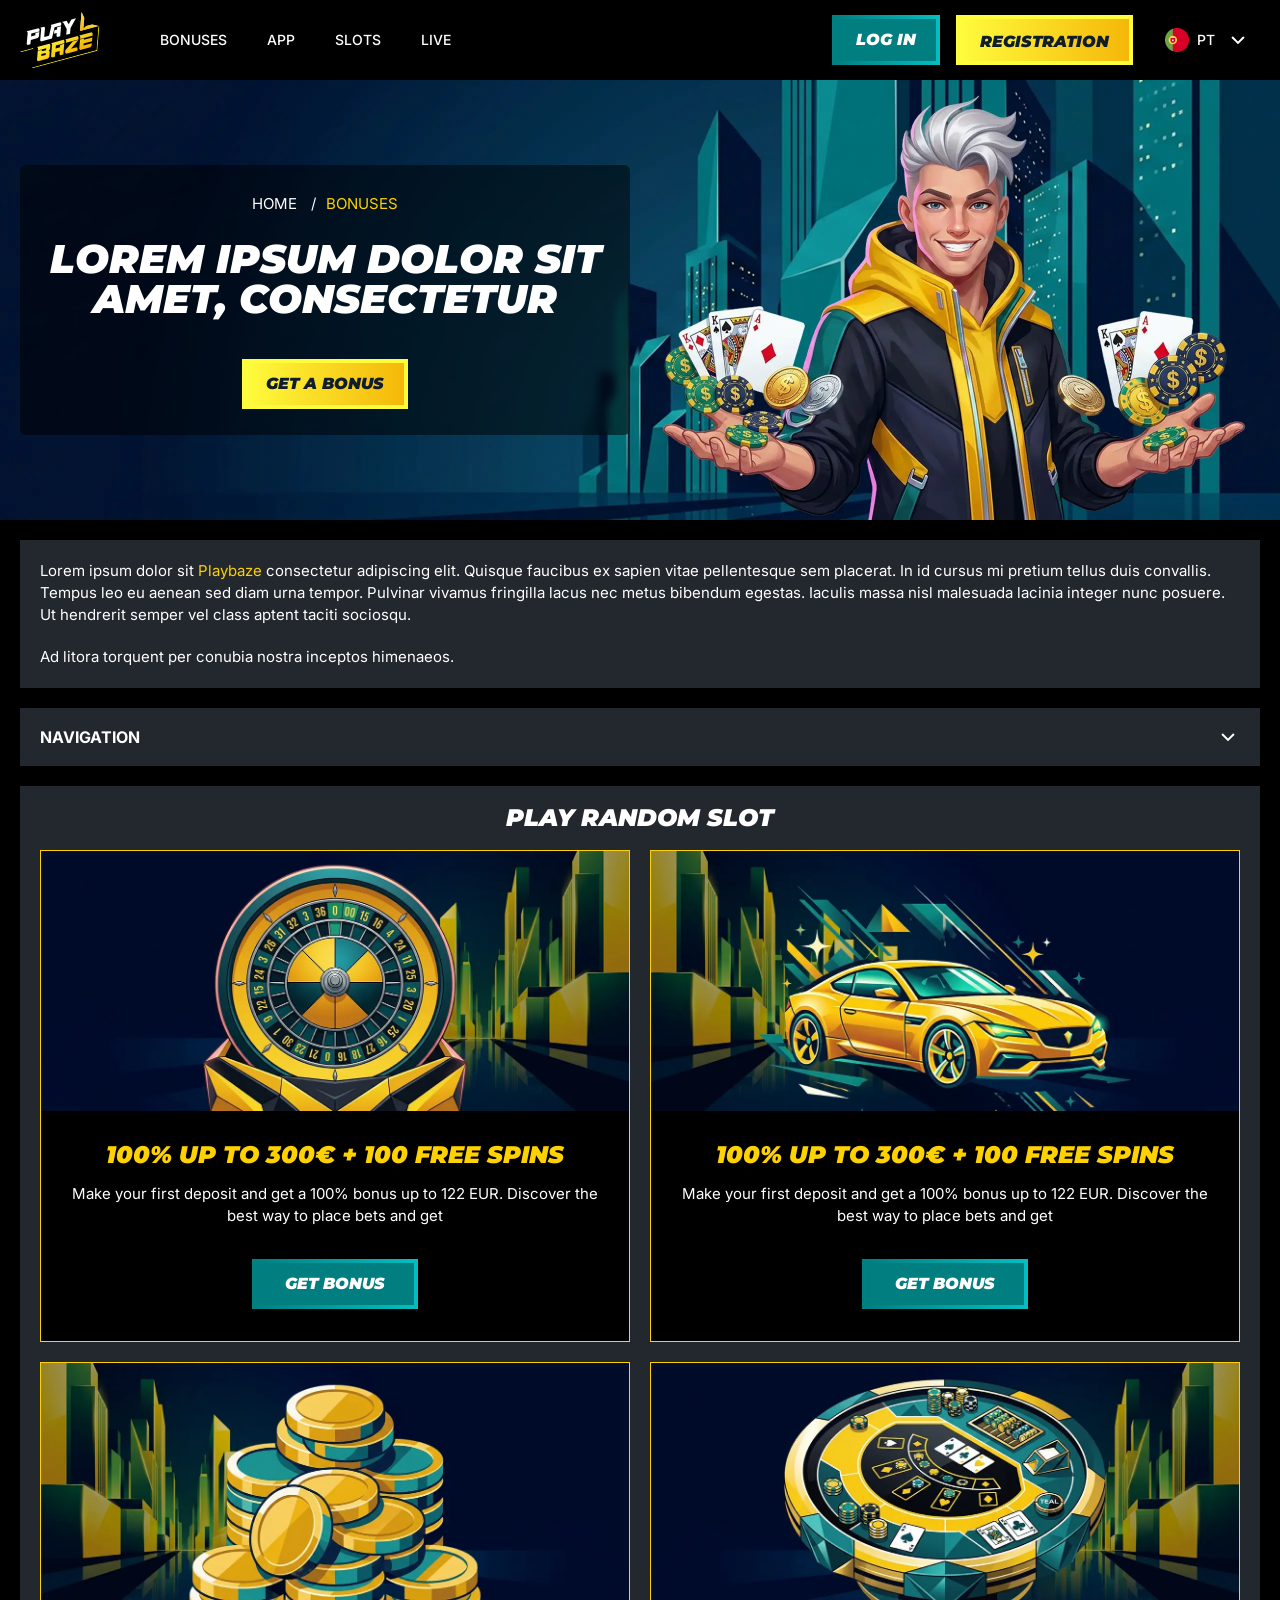
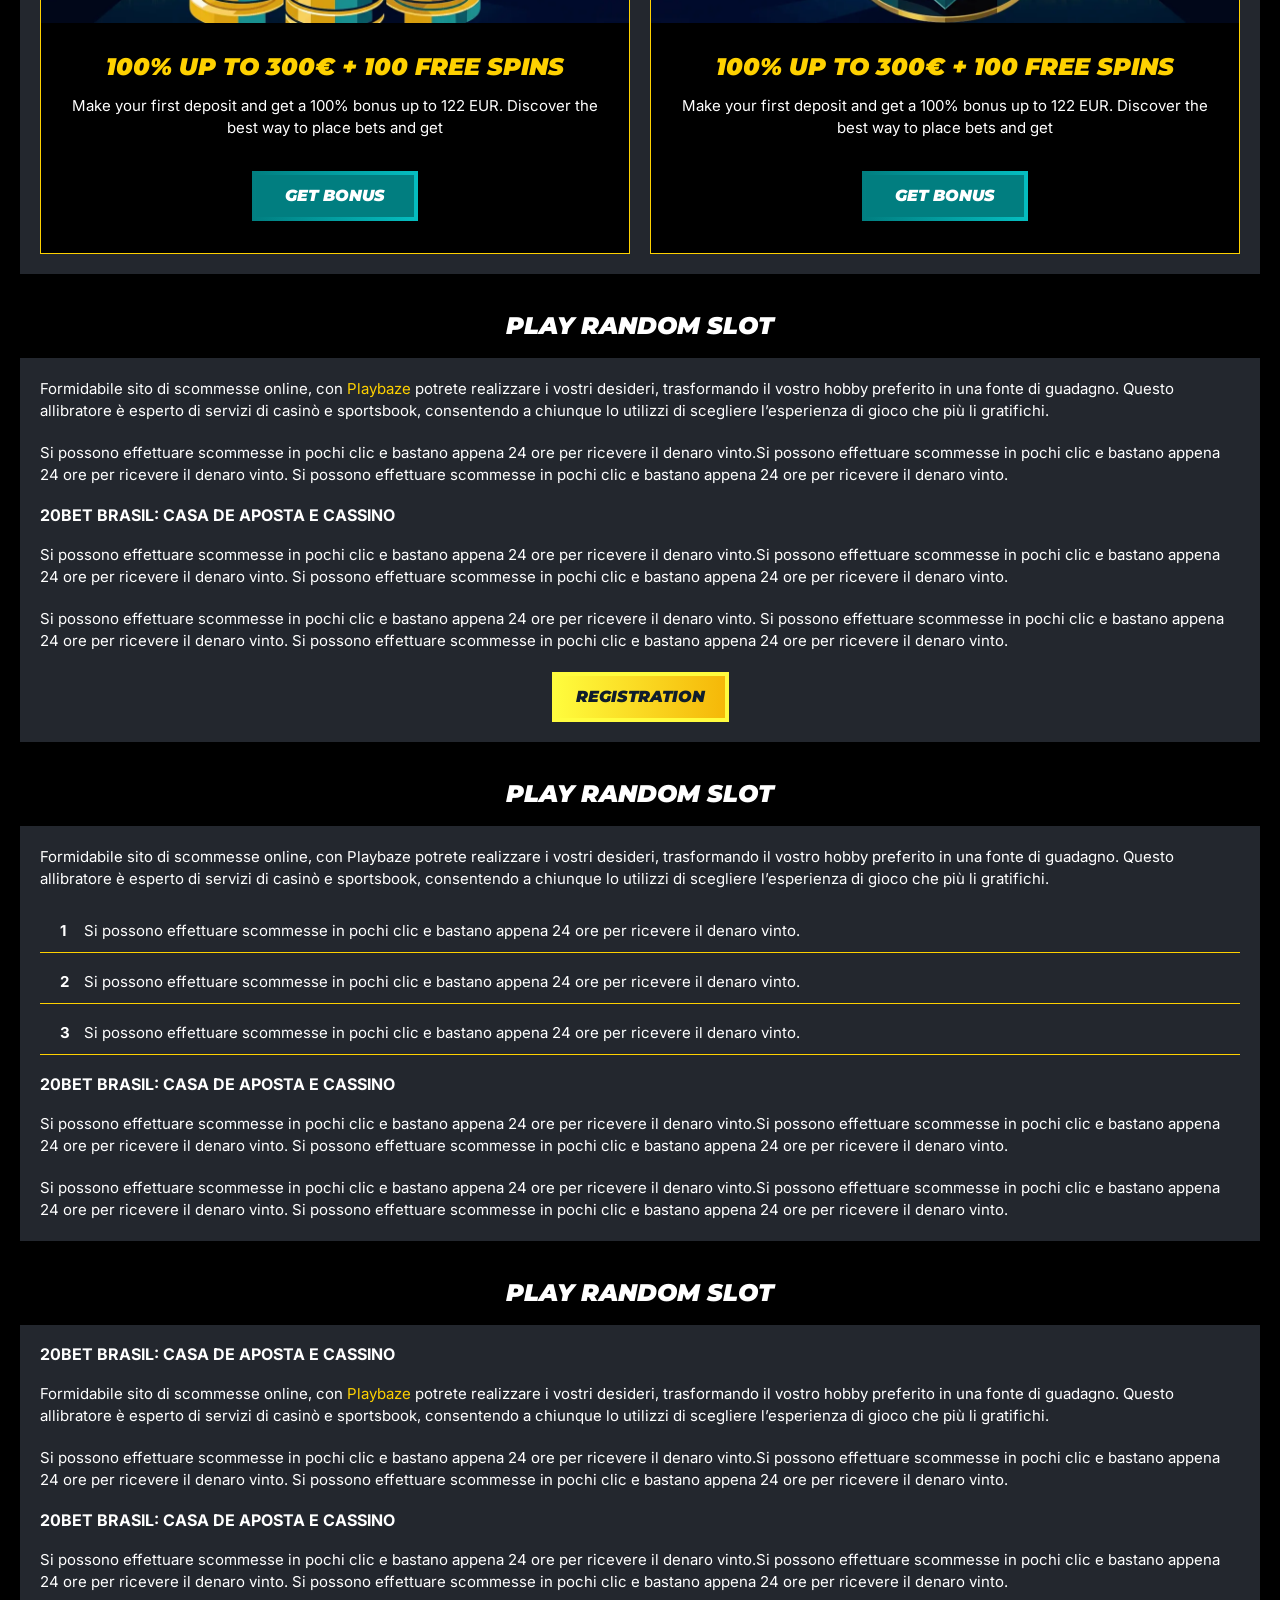
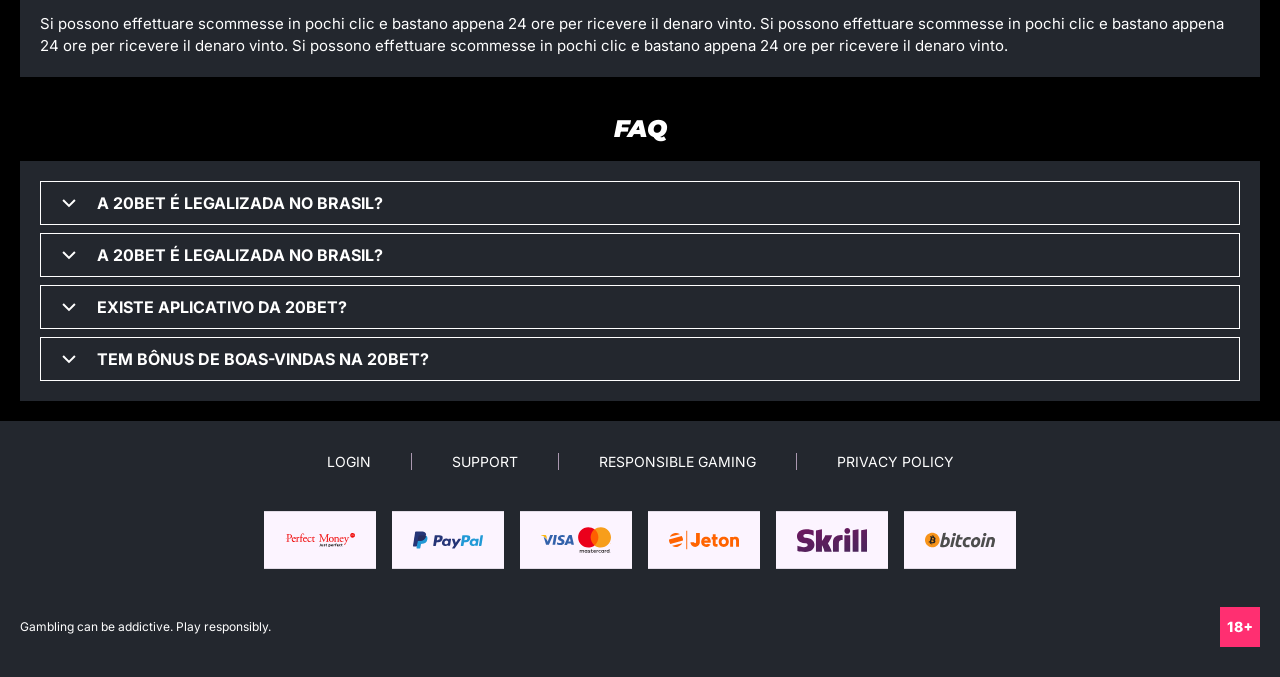
<file: bonus.html>
<!DOCTYPE html>
<html lang="en">
  <head>
    <meta charset="UTF-8" />
   
    <meta name="viewport" content="width=device-width, initial-scale=1.0" />
    <title>Playbaze </title>
    <meta name="description" content />
    <meta property="og:site_name" content />
    <meta property="og:title" content />
    <meta property="og:type" content="website" />
    <meta property="og:url" content />
    <meta property="og:image" content />
    <meta property="og:image:alt" content />
    <meta property="og:locale" content="en" />
    <meta property="og:description" content />
    <link rel="preconnect" href="https://fonts.googleapis.com" />
    <link rel="preconnect" href="https://fonts.gstatic.com" crossorigin="anonymous" />
      <link href="https://fonts.googleapis.com/css2?family=Montserrat:ital,wght@0,100..900;1,100..900&display=swap" rel="stylesheet">
   <link href="https://fonts.googleapis.com/css2?family=Inter:wght@100..900&display=swap" rel="stylesheet">
      <link rel="stylesheet" href="./css/reset.css" />
    <link rel="stylesheet" href="./css/main.css" />
    <link rel="stylesheet" href="./css/media.css"/>
    <link rel="icon" href="./images/Group.png" type="image/x-icon"/>
    <script
    src="https://code.jquery.com/jquery-3.6.1.min.js"
    integrity="sha256-o88AwQnZB+VDvE9tvIXrMQaPlFFSUTR+nldQm1LuPXQ="
    crossorigin="anonymous"
  ></script>
  </head>
  <body>
 <header class="header">
      <section class="content header__content">
        <a href="./index.html" class="logo header__logo"
          ><img src="./images/logo.svg" alt="logo" title
        /></a>
        <button class="header__btn-menu" >
          <svg width="16px" height="16px" viewBox="0 0 16 16" xmlns="http://www.w3.org/2000/svg">
              <rect y="0" width="16" height="3" rx="1.5"></rect>
              <rect y="6.5" width="16" height="3" rx="1.5"></rect>
              <rect y="13" width="16" height="3" rx="1.5"></rect>
            </svg>
        </button>

          <nav class="menu header__menu">
              <ul class="header__menu-list">
            <li>
              <a href="./bonus.html">
                <span>Bonuses</span>
              </a>
            </li>
            <li>
              <a href="./app.html">
                <span>App</span>
              </a>
            </li>
            <li>
              <a href="./slots.html">
                <span>slots</span>
              </a>
            </li>
            <li>
              <a href="./live.html">
                <span>live</span>
              </a>
            </li>
           
          </ul>
            <div class="header__button header__button-menu " >
              <a href="#" class="button  button__login-menu">Log In</a>
              <a href="#" class="button button__menu">Registration </a>
            </div>
           
          </nav>
            <a href="#" class="button button__login">Log In</a>
            <a href="#" class="button button__singup">Registration </a>
            <!-- <div id="clock" class="header__time">00:00</div> -->
              <div class="header__language">
                <div class="header__flag-wrap">
                  <a class="header__country" href="#">
                    <span><img src="./images/flag-pt.png" alt=" Flag" title /></span>
                      <span>pt</span>
                  </a>
                </div>
                <div class="header__flag-menu">
                  <ul>
                    
                    <li>
                      <a href="#" class="header__flag-link">
                        <span>
                          <img src="./images/flag-en.png" alt="flag" title />
                        </span>
                        <span>en</span>
                      </a>
                    </li>
                    <li>
                      <a href="#" class="header__flag-link">
                        <span>
                          <img src="./images/flag-de.png" alt="flag" title />
                        </span>
                        <span>de</span>
                      </a>
                    </li>
                     <li>
                      <a href="#" class="header__flag-link">
                        <span>
                          <img src="./images/flag-es.png" alt="flag" title />
                        </span>
                        <span>es</span>
                      </a>
                    </li>
                    <li>
                      <a href="#" class="header__flag-link">
                        <span>
                          <img src="./images/flag-pl.png" alt="flag" title />
                        </span>
                        <span>pl</span>
                      </a>
                    </li>
                     <li>
                      <a href="#" class="header__flag-link">
                        <span>
                          <img src="./images/flag.png" alt="flag" title />
                        </span>
                        <span>cz</span>
                      </a>
                    </li>
                     <li>
                      <a href="#" class="header__flag-link">
                        <span>
                          <img src="./images/flag-pt.png" alt="flag" title />
                        </span>
                        <span>pt</span>
                      </a>
                    </li>
                     <li>
                      <a href="#" class="header__flag-link">
                        <span>
                          <img src="./images/flag-it.png" alt="flag" title />
                        </span>
                        <span>it</span>
                      </a>
                    </li>
                     <li>
                      <a href="#" class="header__flag-link">
                        <span>
                          <img src="./images/flag-gr.png" alt="flag" title />
                        </span>
                        <span>gr</span>
                      </a>
                    </li>
                    <li>
                      <a href="#" class="header__flag-link">
                        <span>
                          <img src="./images/flag-hu.png" alt="flag" title />
                        </span>
                        <span>hu</span>
                      </a>
                    </li>
                  
                  </ul>
                </div>
              </div>  
      </section>
    </header>
     <main class="main home main-page">
        <section class=" hero hero__page">
           
            <div class="background background-page">
              <img src="./images/bonus/bg-bonus.webp" alt="hero" title />
              
            </div>
            <div class="hero__wrapper hero__wrapper-page">
              <div class="hero__data hero__data-bonus">
                <ul
                class="breadcrumbs "
                
              >
                <li
                  
                >
                  <a href="#" >
                    <span >Home </span></a
                  >
                 
                </li>
                <li
                  
                >
                  <a href="#" > <span >Bonuses</span></a>
                 
                </li>
              </ul>
                <h1 class="title general hero__title">
                Lorem ipsum dolor sit amet, consectetur
                </h1>
                 <!-- <p class="hero__text">The first thing that catches players' attention is the incredible simplicity of this casino.</p>
                -->
                <a href="#" class="button  hero__button ">Get a bonus</a>
               
              </div>
             
            </div>
          </section>
      <section class="main__wrap main__wrap-page">
       
       <section class="content__wrapper content__wrapper-page">
        <section class="content article">
            <p>
             Lorem ipsum dolor sit <a href="#">Playbaze</a> consectetur adipiscing elit. Quisque faucibus ex sapien vitae pellentesque sem placerat. In id cursus mi pretium tellus duis convallis. Tempus leo eu aenean sed diam urna tempor. Pulvinar vivamus fringilla lacus nec metus bibendum egestas. Iaculis massa nisl malesuada lacinia integer nunc posuere. Ut hendrerit semper vel class aptent taciti sociosqu.
            </p>
            <p>
             Ad litora torquent per conubia nostra inceptos himenaeos.
            </p>
          </section>
              <section class="content menu-review__content">
                <div class="menu__review-desk menu__review-content">Navigation</div>
                <ul class="menu__review menu__review-list">
                  <li><a href="#">Casa de Aposta e Cassino</a></li>
                    <li><a href="#">Casa de Aposta e Cassino</a></li>
                      <li><a href="#">Casa de Aposta e Cassino</a></li>
                        <li><a href="#">Casa de Aposta e Cassino</a></li>
                          <li><a href="#">Frequently Asked Questions</a></li>
                </ul>
             
          
          </section>
       
               <section class="content bonuses">
                   <h2 class="title high bonus__title">Play Random Slot</h2>
            <ul class="bonuses__list">
               <li class="bonuses__item">
                 
                  <div class=" bonuses__img">
                     <img src="./images/bonus/banner-bonus1.webp" alt="" title="">
                  </div>
                  <div class="bonuses__desc">
                     <div class="wrap">
                       
                        <h2 class="title high bonuses__title">100% up to 300€ + 100 Free spins </h2>
                        <div class="bonuses__text">
                          <p>
                            Make your first deposit and get a 100% bonus up to 122 EUR. Discover the best way to place bets and get 
                          </p>
                          </div>
                        
                     </div>
                     <div class="bonuses__buttons">
                       <a href="#" class="button bonuses__button">Get bonus</a>
                     
                   </div>
                  </div>
               
               </li>
                <li class="bonuses__item">
                 
                  <div class=" bonuses__img">
                     <img src="./images/bonus/banner-bonus2.webp" alt="" title="">
                  </div>
                  <div class="bonuses__desc">
                     <div class="wrap">
                       
                        <h2 class="title high bonuses__title">100% up to 300€ + 100 Free spins </h2>
                        <div class="bonuses__text">
                          <p>
                            Make your first deposit and get a 100% bonus up to 122 EUR. Discover the best way to place bets and get 
                          </p>
                          </div>
                        
                     </div>
                     <div class="bonuses__buttons">
                       <a href="#" class="button bonuses__button">Get bonus</a>
                     
                   </div>
                  </div>
               
               </li>
              
                <li class="bonuses__item">
                 
                  <div class=" bonuses__img">
                     <img src="./images/bonus/banner-bonus3.webp" alt="" title="">
                  </div>
                  <div class="bonuses__desc">
                     <div class="wrap">
                       
                        <h2 class="title high bonuses__title">100% up to 300€ + 100 Free spins</h2>
                        <div class="bonuses__text">
                          <p>
                            Make your first deposit and get a 100% bonus up to 122 EUR. Discover the best way to place bets and get 
                          </p>
                          </div>
                        
                     </div>
                     <div class="bonuses__buttons">
                       <a href="#" class="button bonuses__button">Get bonus</a>
                     
                   </div>
                  </div>
               
               </li>
                   <li class="bonuses__item">
                 
                  <div class=" bonuses__img">
                     <img src="./images/bonus/banner-bonus4.webp" alt="" title="">
                  </div>
                  <div class="bonuses__desc">
                     <div class="wrap">
                       
                        <h2 class="title high bonuses__title">100% up to 300€ + 100 Free spins</h2>
                        <div class="bonuses__text">
                          <p>
                            Make your first deposit and get a 100% bonus up to 122 EUR. Discover the best way to place bets and get 
                          </p>
                          </div>
                        
                     </div>
                     <div class="bonuses__buttons">
                       <a href="#" class="button bonuses__button">Get bonus</a>
                     
                   </div>
                  </div>
               
               </li>
              
              
            </ul>
         </section>

         <section class="content article article__box">
            <h2 class="title high article__title">Play Random Slot</h2>
           
           <div class="box">
             <p>
             Formidabile sito di scommesse online, con <a href="#">Playbaze</a> potrete realizzare i vostri desideri, trasformando il vostro hobby preferito in una fonte di guadagno. Questo allibratore è esperto di servizi di casinò e sportsbook, consentendo a chiunque lo utilizzi di scegliere l’esperienza di gioco che più li gratifichi.
            </p>
            <p>
             Si possono effettuare scommesse in pochi clic e bastano appena 24 ore per ricevere il denaro vinto.Si possono effettuare scommesse in pochi clic e bastano appena 24 ore per ricevere il denaro vinto. Si possono effettuare scommesse in pochi clic e bastano appena 24 ore per ricevere il denaro vinto.
            </p>
            <h3>20Bet Brasil: Casa de Aposta e Cassino</h3>
            <p>
             Si possono effettuare scommesse in pochi clic e bastano appena 24 ore per ricevere il denaro vinto.Si possono effettuare scommesse in pochi clic e bastano appena 24 ore per ricevere il denaro vinto. Si possono effettuare scommesse in pochi clic e bastano appena 24 ore per ricevere il denaro vinto.
            </p>
          
            <p>Si possono effettuare scommesse in pochi clic e bastano appena 24 ore per ricevere il denaro vinto. Si possono effettuare scommesse in pochi clic e bastano appena 24 ore per ricevere il denaro vinto. Si possono effettuare scommesse in pochi clic e bastano appena 24 ore per ricevere il denaro vinto.</p>
          <a href="#" class="button">Registration</a>
           </div>
          </section>
            <section class="content article article__box">
            <h2 class="title high article__title">Play Random Slot</h2>
           
           <div class="box">
             <p>
             Formidabile sito di scommesse online, con Playbaze potrete realizzare i vostri desideri, trasformando il vostro hobby preferito in una fonte di guadagno. Questo allibratore è esperto di servizi di casinò e sportsbook, consentendo a chiunque lo utilizzi di scegliere l’esperienza di gioco che più li gratifichi.
            </p>
              <ol>
              <li>Si possono effettuare scommesse in pochi clic e bastano appena 24 ore per ricevere il denaro vinto.</li>
              <li>Si possono effettuare scommesse in pochi clic e bastano appena 24 ore per ricevere il denaro vinto.</li>
              <li>Si possono effettuare scommesse in pochi clic e bastano appena 24 ore per ricevere il denaro vinto.</li>
            </ol>
             <h3>20Bet Brasil: Casa de Aposta e Cassino</h3>
            <p>
             Si possono effettuare scommesse in pochi clic e bastano appena 24 ore per ricevere il denaro vinto.Si possono effettuare scommesse in pochi clic e bastano appena 24 ore per ricevere il denaro vinto. Si possono effettuare scommesse in pochi clic e bastano appena 24 ore per ricevere il denaro vinto.
            </p>
           
            <p>
             Si possono effettuare scommesse in pochi clic e bastano appena 24 ore per ricevere il denaro vinto.Si possono effettuare scommesse in pochi clic e bastano appena 24 ore per ricevere il denaro vinto. Si possono effettuare scommesse in pochi clic e bastano appena 24 ore per ricevere il denaro vinto.
            </p>
           </div>
           
          
          </section>
            <section class="content article article__box">
            <h2 class="title high article__title">Play Random Slot</h2>
             
            <div class="box">
               <h3>20Bet Brasil: Casa de Aposta e Cassino</h3>
              <p>
             Formidabile sito di scommesse online, con <a href="#">Playbaze</a> potrete realizzare i vostri desideri, trasformando il vostro hobby preferito in una fonte di guadagno. Questo allibratore è esperto di servizi di casinò e sportsbook, consentendo a chiunque lo utilizzi di scegliere l’esperienza di gioco che più li gratifichi.
            </p>
            <p>
             Si possono effettuare scommesse in pochi clic e bastano appena 24 ore per ricevere il denaro vinto.Si possono effettuare scommesse in pochi clic e bastano appena 24 ore per ricevere il denaro vinto. Si possono effettuare scommesse in pochi clic e bastano appena 24 ore per ricevere il denaro vinto.
            </p>
            
            <h3>20Bet Brasil: Casa de Aposta e Cassino</h3>
            <p>
             Si possono effettuare scommesse in pochi clic e bastano appena 24 ore per ricevere il denaro vinto.Si possono effettuare scommesse in pochi clic e bastano appena 24 ore per ricevere il denaro vinto. Si possono effettuare scommesse in pochi clic e bastano appena 24 ore per ricevere il denaro vinto.
            </p>
          
            <p>Si possono effettuare scommesse in pochi clic e bastano appena 24 ore per ricevere il denaro vinto. Si possono effettuare scommesse in pochi clic e bastano appena 24 ore per ricevere il denaro vinto. Si possono effettuare scommesse in pochi clic e bastano appena 24 ore per ricevere il denaro vinto.</p>
     
            </div>
          </section>
        
           <section class="content faq article__box">
            <h2 class="title high faq__title">FAQ</h2>
          <div class="box">
              <ul class="faq__list " >
              <li class="faq__item"  >
                <h3 class="title medium faq__subtitle js-button-expander js-button-expander--faq"  >A 20Bet é legalizada no Brasil?
                 </h3>
                <div  class="faq__answer js-expand-content js-expand-content--faq" >
                  <p  >
                    Sim, a casa de apostas tem licença emitida por Curaçao, que é reconhecida no Brasil e a permite atuar por aqui.
                  </p>
                </div>
              </li>
              <li class="faq__item"  >
                <h3 class="title medium faq__subtitle js-button-expander js-button-expander--faq"  >A 20Bet é legalizada no Brasil?</h3>
                <div class="faq__answer js-expand-content js-expand-content--faq" >
                  <p  >
                    Sim, a casa de apostas tem licença emitida por Curaçao, que é reconhecida no Brasil e a permite atuar por aqui.
                  </p>
                </div>
              </li> 
              <li class="faq__item"  >
                <h3 class="title medium faq__subtitle js-button-expander js-button-expander--faq"  >Existe aplicativo da 20Bet?</h3>
                <div class="faq__answer js-expand-content js-expand-content--faq" >
                  <p  >
                   Sim, disponível para sistemas operacionais iOS e Android.
                  </p>
                </div>
              </li> 
              <li class="faq__item"  >
                <h3 class="title medium faq__subtitle js-button-expander js-button-expander--faq"  >Tem bônus de boas-vindas na 20Bet?</h3>
                <div class="faq__answer js-expand-content js-expand-content--faq" >
                  <p  >
                   O pacote especial para novos usuários da 20Bet paga 100% sobre o primeiro depósito, com limite de 600 BRL.
                  </p>
                </div>
              </li> 
             
            </ul>
          </div>
          </section>
          
        </section> 
        
        <div class=""  onclick="scrollToTop()">
          <button class="main__arrow" id="scrollToTopBtn"></button>
        </div> 
        
      </section>
    </main> 
     <footer class=" footer ">
      <section class="content footer__content">
        <ul class="footer__menu">
         <li><a href="./login.html">Login</a></li>
         <li><a href="./support.html">Support</a></li>
         <li><a href="./responsible.html">Responsible Gaming</a></li>
         <li><a href="./policy.html">Privacy Policy</a></li>
        
        </ul>
       
          <ul class="footer__cards-list">
           
            <li>
              <a href="#"
                ><img src="./images/footer-img1.svg" alt="cardvisa" title
              /></a>
            </li>
             <li>
              <a href="#"
                ><img src="./images/footer-img2.svg" alt="cardvisa" title
              /></a>
            </li>
              <li>
              <a href="#"
                ><img src="./images/footer-img3.svg" alt="cardvisa" title
              /></a>
            </li>
           
              <li>
              <a href="#"
                ><img src="./images/footer-img4.svg" alt="cardvisa" title
              /></a>
            </li>
           
              <li>
              <a href="#"
                ><img src="./images/footer-img5.svg" alt="cardvisa" title
              /></a>
            </li>
           
              <li>
              <a href="#"
                ><img src="./images/footer-img6.svg" alt="cardvisa" title
              /></a>
            </li>
           
           
          </ul>
       
        <div class="footer__wrapp">
          <div class="footer__text">
           
            <p>Gambling can be addictive. Play responsibly. 
</p>
           
          </div>
          <div class="footer__age">
            <img src="./images/age.svg" alt="age" title />
          </div>
        </div>
      
      </section>
    </footer>
    <script src="./js/sidebar.js" defer></script>
    <script src="./js/expander.js" defer></script>
    <script src="./js/mobile-menu.js" defer></script>
    <script src="./js/flag.js" defer></script>
       <script src="./js/arrowUp.js" defer></script>
  </body>
</html>
</file>
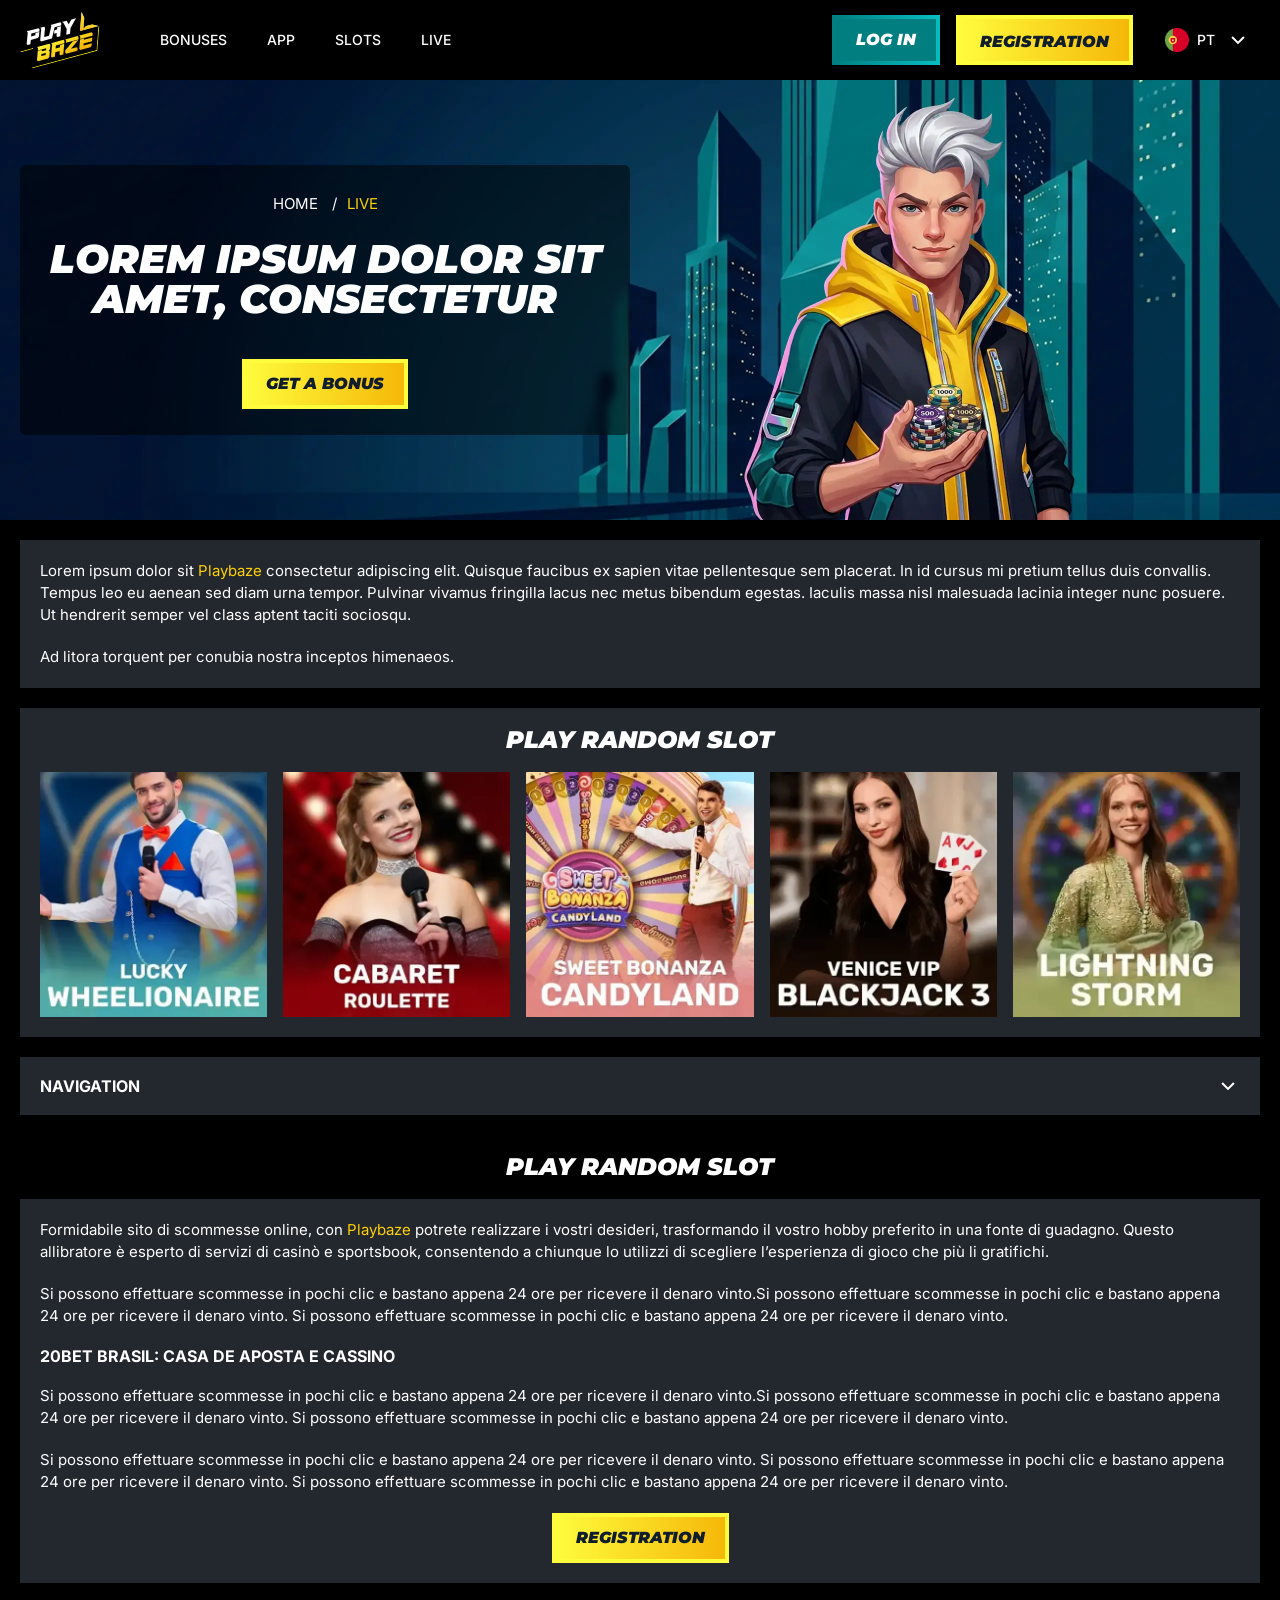
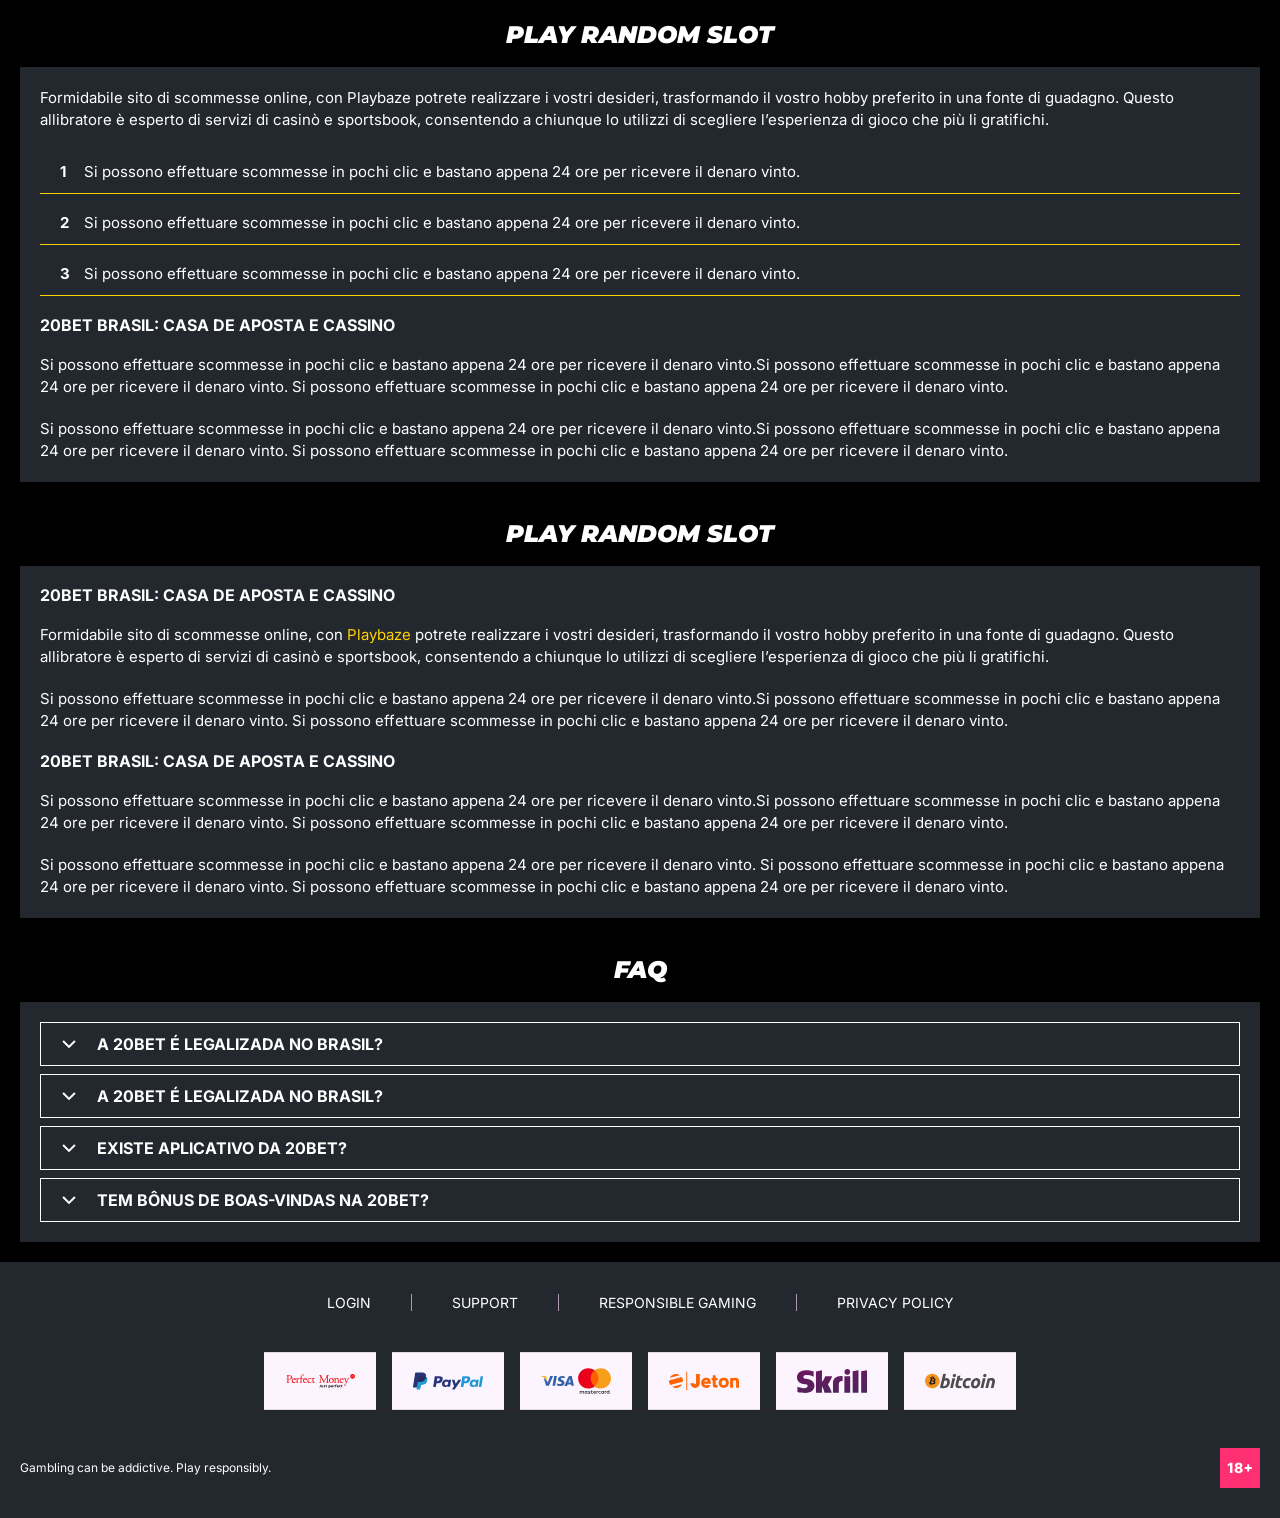
<file: live.html>
<!DOCTYPE html>
<html lang="en">
  <head>
    <meta charset="UTF-8" />
   
    <meta name="viewport" content="width=device-width, initial-scale=1.0" />
    <title>Playbaze </title>
    <meta name="description" content />
    <meta property="og:site_name" content />
    <meta property="og:title" content />
    <meta property="og:type" content="website" />
    <meta property="og:url" content />
    <meta property="og:image" content />
    <meta property="og:image:alt" content />
    <meta property="og:locale" content="en" />
    <meta property="og:description" content />
    <link rel="preconnect" href="https://fonts.googleapis.com" />
    <link rel="preconnect" href="https://fonts.gstatic.com" crossorigin="anonymous" />
      <link href="https://fonts.googleapis.com/css2?family=Montserrat:ital,wght@0,100..900;1,100..900&display=swap" rel="stylesheet">
   <link href="https://fonts.googleapis.com/css2?family=Inter:wght@100..900&display=swap" rel="stylesheet">
      <link rel="stylesheet" href="./css/reset.css" />
    <link rel="stylesheet" href="./css/main.css" />
    <link rel="stylesheet" href="./css/media.css"/>
    <link rel="icon" href="./images/Group.png" type="image/x-icon"/>
    <script
    src="https://code.jquery.com/jquery-3.6.1.min.js"
    integrity="sha256-o88AwQnZB+VDvE9tvIXrMQaPlFFSUTR+nldQm1LuPXQ="
    crossorigin="anonymous"
  ></script>
  </head>
  <body>
 <header class="header">
      <section class="content header__content">
        <a href="./index.html" class="logo header__logo"
          ><img src="./images/logo.svg" alt="logo" title
        /></a>
        <button class="header__btn-menu" >
          <svg width="16px" height="16px" viewBox="0 0 16 16" xmlns="http://www.w3.org/2000/svg">
              <rect y="0" width="16" height="3" rx="1.5"></rect>
              <rect y="6.5" width="16" height="3" rx="1.5"></rect>
              <rect y="13" width="16" height="3" rx="1.5"></rect>
            </svg>
        </button>

          <nav class="menu header__menu">
              <ul class="header__menu-list">
            <li>
              <a href="./bonus.html">
                <span>Bonuses</span>
              </a>
            </li>
            <li>
              <a href="./app.html">
                <span>App</span>
              </a>
            </li>
            <li>
              <a href="./slots.html">
                <span>slots</span>
              </a>
            </li>
            <li>
              <a href="./live.html">
                <span>live</span>
              </a>
            </li>
           
          </ul>
            <div class="header__button header__button-menu " >
              <a href="#" class="button  button__login-menu">Log In</a>
              <a href="#" class="button button__menu">Registration </a>
            </div>
           
          </nav>
            <a href="#" class="button button__login">Log In</a>
            <a href="#" class="button button__singup">Registration </a>
            <!-- <div id="clock" class="header__time">00:00</div> -->
              <div class="header__language">
                <div class="header__flag-wrap">
                  <a class="header__country" href="#">
                    <span><img src="./images/flag-pt.png" alt=" Flag" title /></span>
                      <span>pt</span>
                  </a>
                </div>
                <div class="header__flag-menu">
                  <ul>
                    
                    <li>
                      <a href="#" class="header__flag-link">
                        <span>
                          <img src="./images/flag-en.png" alt="flag" title />
                        </span>
                        <span>en</span>
                      </a>
                    </li>
                    <li>
                      <a href="#" class="header__flag-link">
                        <span>
                          <img src="./images/flag-de.png" alt="flag" title />
                        </span>
                        <span>de</span>
                      </a>
                    </li>
                     <li>
                      <a href="#" class="header__flag-link">
                        <span>
                          <img src="./images/flag-es.png" alt="flag" title />
                        </span>
                        <span>es</span>
                      </a>
                    </li>
                    <li>
                      <a href="#" class="header__flag-link">
                        <span>
                          <img src="./images/flag-pl.png" alt="flag" title />
                        </span>
                        <span>pl</span>
                      </a>
                    </li>
                     <li>
                      <a href="#" class="header__flag-link">
                        <span>
                          <img src="./images/flag.png" alt="flag" title />
                        </span>
                        <span>cz</span>
                      </a>
                    </li>
                     <li>
                      <a href="#" class="header__flag-link">
                        <span>
                          <img src="./images/flag-pt.png" alt="flag" title />
                        </span>
                        <span>pt</span>
                      </a>
                    </li>
                     <li>
                      <a href="#" class="header__flag-link">
                        <span>
                          <img src="./images/flag-it.png" alt="flag" title />
                        </span>
                        <span>it</span>
                      </a>
                    </li>
                     <li>
                      <a href="#" class="header__flag-link">
                        <span>
                          <img src="./images/flag-gr.png" alt="flag" title />
                        </span>
                        <span>gr</span>
                      </a>
                    </li>
                    <li>
                      <a href="#" class="header__flag-link">
                        <span>
                          <img src="./images/flag-hu.png" alt="flag" title />
                        </span>
                        <span>hu</span>
                      </a>
                    </li>
                  
                  </ul>
                </div>
              </div>  
      </section>
    </header>
     <main class="main home main-page">
        <section class=" hero hero__page">
           
            <div class="background background-page">
              <img src="./images/live/bg-live.webp" alt="hero" title />
              
            </div>
            <div class="hero__wrapper hero__wrapper-page">
              <div class="hero__data hero__data-bonus">
                <ul
                class="breadcrumbs "
                
              >
                <li
                  
                >
                  <a href="#" >
                    <span >Home</span></a
                  >
                 
                </li>
                <li
                  
                >
                  <a href="#" > <span >Live</span></a>
                 
                </li>
              </ul>
                <h1 class="title general hero__title">
                Lorem ipsum dolor sit amet, consectetur
                </h1>
                 <!-- <p class="hero__text">The first thing that catches players' attention is the incredible simplicity of this casino.</p>
                -->
                <a href="#" class="button  hero__button ">Get a bonus</a>
               
              </div>
             
            </div>
          </section>
      <section class="main__wrap main__wrap-page">
       
       <section class="content__wrapper content__wrapper-page">
        <section class="content article">
            <p>
             Lorem ipsum dolor sit <a href="#">Playbaze</a> consectetur adipiscing elit. Quisque faucibus ex sapien vitae pellentesque sem placerat. In id cursus mi pretium tellus duis convallis. Tempus leo eu aenean sed diam urna tempor. Pulvinar vivamus fringilla lacus nec metus bibendum egestas. Iaculis massa nisl malesuada lacinia integer nunc posuere. Ut hendrerit semper vel class aptent taciti sociosqu.
            </p>
            <p>
             Ad litora torquent per conubia nostra inceptos himenaeos.
            </p>
          </section>
            
       
            
  <section class="content casino">
            <h2 class="title high casino__title">Play Random Slot</h2>
              <ul class="casino__list">
                <li class="casino__item">
                    <a href="#" class="casino__link">
                      <div class="casino__wrapper">
                      <img class="casino__img" src="./images/live/card-live1.webp" alt="" title>
                    <div class="casino__hover casino__hover-live">
                        
                        <div class="casino-box">
                            
                        <span  class="button  casino__buttons">Play </span>
                        </div>
                    </div>
                    </div>
                    
                    </a>
                </li>
                 <li class="casino__item">
                    <a href="#" class="casino__link">
                      <div class="casino__wrapper">
                      <img class="casino__img" src="./images/live/card-live2.webp" alt="" title>
                    <div class="casino__hover casino__hover-live">
                        
                        <div class="casino-box">
                            
                        <span  class="button  casino__buttons">Play </span>
                        </div>
                    </div>
                    </div>
                    
                    </a>
                </li>
                 <li class="casino__item">
                    <a href="#" class="casino__link">
                      <div class="casino__wrapper">
                      <img class="casino__img" src="./images/live/card-live3.webp" alt="" title>
                    <div class="casino__hover casino__hover-live">
                        
                        <div class="casino-box">
                            
                        <span  class="button  casino__buttons">Play </span>
                        </div>
                    </div>
                    </div>
                    
                    </a>
                </li>
                 <li class="casino__item">
                    <a href="#" class="casino__link">
                      <div class="casino__wrapper">
                      <img class="casino__img" src="./images/live/card-live4.webp" alt="" title>
                    <div class="casino__hover casino__hover-live">
                        
                        <div class="casino-box">
                            
                        <span  class="button  casino__buttons">Play </span>
                        </div>
                    </div>
                    </div>
                    
                    </a>
                </li>
                 <li class="casino__item">
                    <a href="#" class="casino__link">
                      <div class="casino__wrapper">
                      <img class="casino__img" src="./images/live/card-live5.webp" alt="" title>
                    <div class="casino__hover casino__hover-live">
                        
                        <div class="casino-box">
                            
                        <span  class="button  casino__buttons">Play </span>
                        </div>
                    </div>
                    </div>
                    
                    </a>
                </li>
             

              </ul>
         </section>
           <section class="content menu-review__content">
                <div class="menu__review-desk menu__review-content">Navigation</div>
                <ul class="menu__review menu__review-list">
                  <li><a href="#">Casa de Aposta e Cassino</a></li>
                    <li><a href="#">Casa de Aposta e Cassino</a></li>
                      <li><a href="#">Casa de Aposta e Cassino</a></li>
                        <li><a href="#">Casa de Aposta e Cassino</a></li>
                          <li><a href="#">Frequently Asked Questions</a></li>
                </ul>
             
          
          </section>
        <section class="content article article__box">
            <h2 class="title high article__title">Play Random Slot</h2>
           
           <div class="box">
             <p>
             Formidabile sito di scommesse online, con <a href="#">Playbaze</a> potrete realizzare i vostri desideri, trasformando il vostro hobby preferito in una fonte di guadagno. Questo allibratore è esperto di servizi di casinò e sportsbook, consentendo a chiunque lo utilizzi di scegliere l’esperienza di gioco che più li gratifichi.
            </p>
            <p>
             Si possono effettuare scommesse in pochi clic e bastano appena 24 ore per ricevere il denaro vinto.Si possono effettuare scommesse in pochi clic e bastano appena 24 ore per ricevere il denaro vinto. Si possono effettuare scommesse in pochi clic e bastano appena 24 ore per ricevere il denaro vinto.
            </p>
            <h3>20Bet Brasil: Casa de Aposta e Cassino</h3>
            <p>
             Si possono effettuare scommesse in pochi clic e bastano appena 24 ore per ricevere il denaro vinto.Si possono effettuare scommesse in pochi clic e bastano appena 24 ore per ricevere il denaro vinto. Si possono effettuare scommesse in pochi clic e bastano appena 24 ore per ricevere il denaro vinto.
            </p>
          
            <p>Si possono effettuare scommesse in pochi clic e bastano appena 24 ore per ricevere il denaro vinto. Si possono effettuare scommesse in pochi clic e bastano appena 24 ore per ricevere il denaro vinto. Si possono effettuare scommesse in pochi clic e bastano appena 24 ore per ricevere il denaro vinto.</p>
          <a href="#" class="button">Registration</a>
           </div>
          </section>
            <section class="content article article__box">
            <h2 class="title high article__title">Play Random Slot</h2>
           
           <div class="box">
             <p>
             Formidabile sito di scommesse online, con Playbaze potrete realizzare i vostri desideri, trasformando il vostro hobby preferito in una fonte di guadagno. Questo allibratore è esperto di servizi di casinò e sportsbook, consentendo a chiunque lo utilizzi di scegliere l’esperienza di gioco che più li gratifichi.
            </p>
              <ol>
              <li>Si possono effettuare scommesse in pochi clic e bastano appena 24 ore per ricevere il denaro vinto.</li>
              <li>Si possono effettuare scommesse in pochi clic e bastano appena 24 ore per ricevere il denaro vinto.</li>
              <li>Si possono effettuare scommesse in pochi clic e bastano appena 24 ore per ricevere il denaro vinto.</li>
            </ol>
             <h3>20Bet Brasil: Casa de Aposta e Cassino</h3>
            <p>
             Si possono effettuare scommesse in pochi clic e bastano appena 24 ore per ricevere il denaro vinto.Si possono effettuare scommesse in pochi clic e bastano appena 24 ore per ricevere il denaro vinto. Si possono effettuare scommesse in pochi clic e bastano appena 24 ore per ricevere il denaro vinto.
            </p>
           
            <p>
             Si possono effettuare scommesse in pochi clic e bastano appena 24 ore per ricevere il denaro vinto.Si possono effettuare scommesse in pochi clic e bastano appena 24 ore per ricevere il denaro vinto. Si possono effettuare scommesse in pochi clic e bastano appena 24 ore per ricevere il denaro vinto.
            </p>
           </div>
           
          
          </section>
            <section class="content article article__box">
            <h2 class="title high article__title">Play Random Slot</h2>
             
            <div class="box">
               <h3>20Bet Brasil: Casa de Aposta e Cassino</h3>
              <p>
             Formidabile sito di scommesse online, con <a href="#">Playbaze</a> potrete realizzare i vostri desideri, trasformando il vostro hobby preferito in una fonte di guadagno. Questo allibratore è esperto di servizi di casinò e sportsbook, consentendo a chiunque lo utilizzi di scegliere l’esperienza di gioco che più li gratifichi.
            </p>
            <p>
             Si possono effettuare scommesse in pochi clic e bastano appena 24 ore per ricevere il denaro vinto.Si possono effettuare scommesse in pochi clic e bastano appena 24 ore per ricevere il denaro vinto. Si possono effettuare scommesse in pochi clic e bastano appena 24 ore per ricevere il denaro vinto.
            </p>
            
            <h3>20Bet Brasil: Casa de Aposta e Cassino</h3>
            <p>
             Si possono effettuare scommesse in pochi clic e bastano appena 24 ore per ricevere il denaro vinto.Si possono effettuare scommesse in pochi clic e bastano appena 24 ore per ricevere il denaro vinto. Si possono effettuare scommesse in pochi clic e bastano appena 24 ore per ricevere il denaro vinto.
            </p>
          
            <p>Si possono effettuare scommesse in pochi clic e bastano appena 24 ore per ricevere il denaro vinto. Si possono effettuare scommesse in pochi clic e bastano appena 24 ore per ricevere il denaro vinto. Si possono effettuare scommesse in pochi clic e bastano appena 24 ore per ricevere il denaro vinto.</p>
     
            </div>
          </section>
        
           <section class="content faq article__box">
            <h2 class="title high faq__title">FAQ</h2>
          <div class="box">
              <ul class="faq__list " >
              <li class="faq__item"  >
                <h3 class="title medium faq__subtitle js-button-expander js-button-expander--faq"  >A 20Bet é legalizada no Brasil?
                 </h3>
                <div  class="faq__answer js-expand-content js-expand-content--faq" >
                  <p  >
                    Sim, a casa de apostas tem licença emitida por Curaçao, que é reconhecida no Brasil e a permite atuar por aqui.
                  </p>
                </div>
              </li>
              <li class="faq__item"  >
                <h3 class="title medium faq__subtitle js-button-expander js-button-expander--faq"  >A 20Bet é legalizada no Brasil?</h3>
                <div class="faq__answer js-expand-content js-expand-content--faq" >
                  <p  >
                    Sim, a casa de apostas tem licença emitida por Curaçao, que é reconhecida no Brasil e a permite atuar por aqui.
                  </p>
                </div>
              </li> 
              <li class="faq__item"  >
                <h3 class="title medium faq__subtitle js-button-expander js-button-expander--faq"  >Existe aplicativo da 20Bet?</h3>
                <div class="faq__answer js-expand-content js-expand-content--faq" >
                  <p  >
                   Sim, disponível para sistemas operacionais iOS e Android.
                  </p>
                </div>
              </li> 
              <li class="faq__item"  >
                <h3 class="title medium faq__subtitle js-button-expander js-button-expander--faq"  >Tem bônus de boas-vindas na 20Bet?</h3>
                <div class="faq__answer js-expand-content js-expand-content--faq" >
                  <p  >
                   O pacote especial para novos usuários da 20Bet paga 100% sobre o primeiro depósito, com limite de 600 BRL.
                  </p>
                </div>
              </li> 
             
            </ul>
          </div>
          </section>
          
        </section> 
        
        <div class=""  onclick="scrollToTop()">
          <button class="main__arrow" id="scrollToTopBtn"></button>
        </div> 
        
      </section>
    </main> 
     <footer class=" footer ">
      <section class="content footer__content">
        <ul class="footer__menu">
         <li><a href="./login.html">Login</a></li>
         <li><a href="./support.html">Support</a></li>
         <li><a href="./responsible.html">Responsible Gaming</a></li>
         <li><a href="./policy.html">Privacy Policy</a></li>
        
        </ul>
       
          <ul class="footer__cards-list">
           
            <li>
              <a href="#"
                ><img src="./images/footer-img1.svg" alt="cardvisa" title
              /></a>
            </li>
             <li>
              <a href="#"
                ><img src="./images/footer-img2.svg" alt="cardvisa" title
              /></a>
            </li>
              <li>
              <a href="#"
                ><img src="./images/footer-img3.svg" alt="cardvisa" title
              /></a>
            </li>
           
              <li>
              <a href="#"
                ><img src="./images/footer-img4.svg" alt="cardvisa" title
              /></a>
            </li>
           
              <li>
              <a href="#"
                ><img src="./images/footer-img5.svg" alt="cardvisa" title
              /></a>
            </li>
           
              <li>
              <a href="#"
                ><img src="./images/footer-img6.svg" alt="cardvisa" title
              /></a>
            </li>
           
           
          </ul>
       
        <div class="footer__wrapp">
          <div class="footer__text">
           
            <p>Gambling can be addictive. Play responsibly. 
</p>
           
          </div>
          <div class="footer__age">
            <img src="./images/age.svg" alt="age" title />
          </div>
        </div>
      
      </section>
    </footer>
    <script src="./js/sidebar.js" defer></script>
    <script src="./js/expander.js" defer></script>
    <script src="./js/mobile-menu.js" defer></script>
    <script src="./js/flag.js" defer></script>
       <script src="./js/arrowUp.js" defer></script>
  </body>
</html>
</file>
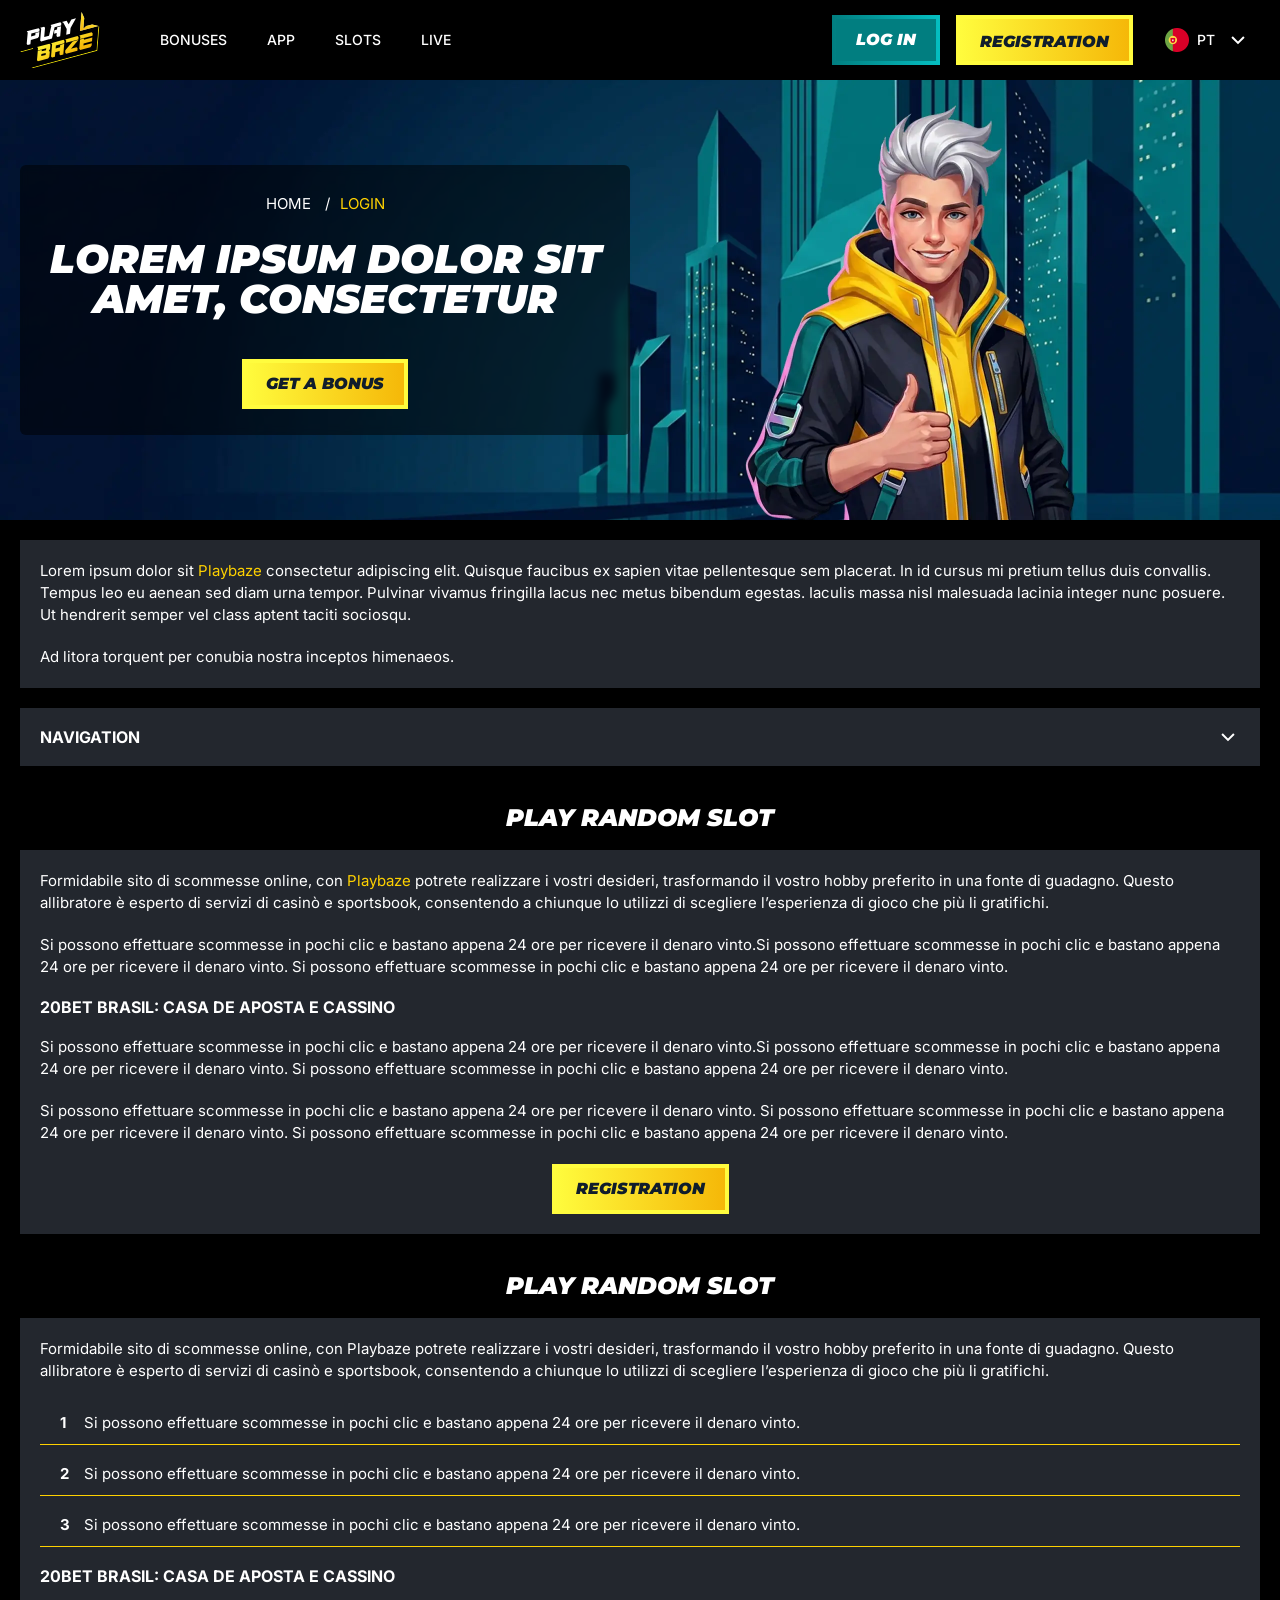
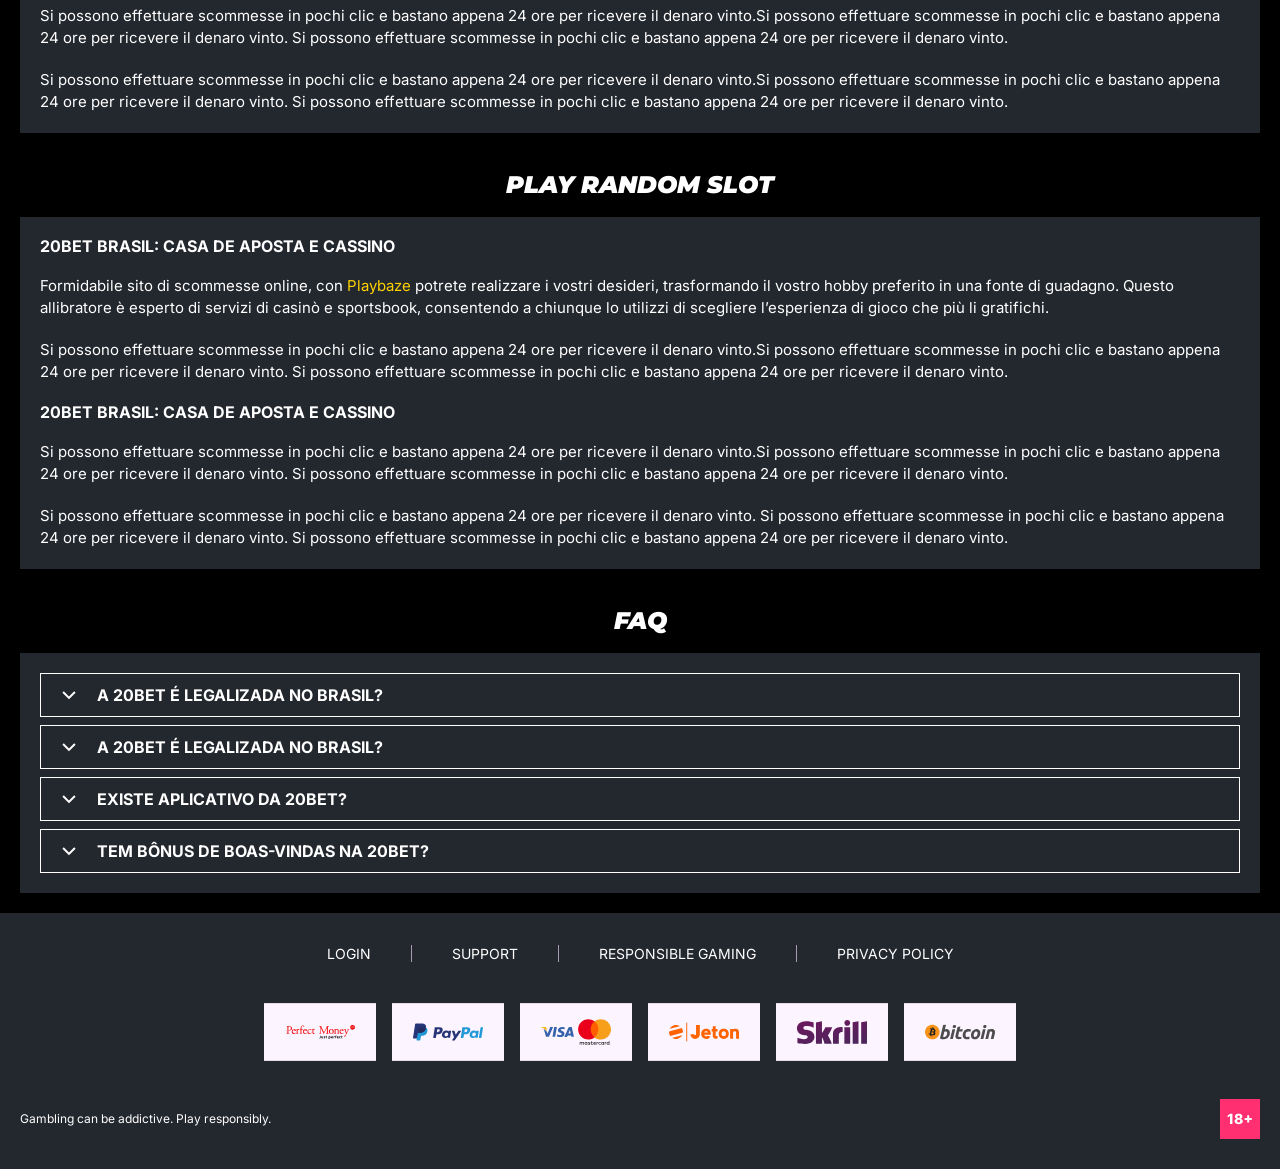
<file: login.html>
<!DOCTYPE html>
<html lang="en">
  <head>
    <meta charset="UTF-8" />
   
    <meta name="viewport" content="width=device-width, initial-scale=1.0" />
    <title>Playbaze </title>
    <meta name="description" content />
    <meta property="og:site_name" content />
    <meta property="og:title" content />
    <meta property="og:type" content="website" />
    <meta property="og:url" content />
    <meta property="og:image" content />
    <meta property="og:image:alt" content />
    <meta property="og:locale" content="en" />
    <meta property="og:description" content />
    <link rel="preconnect" href="https://fonts.googleapis.com" />
    <link rel="preconnect" href="https://fonts.gstatic.com" crossorigin="anonymous" />
      <link href="https://fonts.googleapis.com/css2?family=Montserrat:ital,wght@0,100..900;1,100..900&display=swap" rel="stylesheet">
   <link href="https://fonts.googleapis.com/css2?family=Inter:wght@100..900&display=swap" rel="stylesheet">
      <link rel="stylesheet" href="./css/reset.css" />
    <link rel="stylesheet" href="./css/main.css" />
    <link rel="stylesheet" href="./css/media.css"/>
    <link rel="icon" href="./images/Group.png" type="image/x-icon"/>
    <script
    src="https://code.jquery.com/jquery-3.6.1.min.js"
    integrity="sha256-o88AwQnZB+VDvE9tvIXrMQaPlFFSUTR+nldQm1LuPXQ="
    crossorigin="anonymous"
  ></script>
  </head>
  <body>
 <header class="header">
      <section class="content header__content">
        <a href="./index.html" class="logo header__logo"
          ><img src="./images/logo.svg" alt="logo" title
        /></a>
        <button class="header__btn-menu" >
          <svg width="16px" height="16px" viewBox="0 0 16 16" xmlns="http://www.w3.org/2000/svg">
              <rect y="0" width="16" height="3" rx="1.5"></rect>
              <rect y="6.5" width="16" height="3" rx="1.5"></rect>
              <rect y="13" width="16" height="3" rx="1.5"></rect>
            </svg>
        </button>

          <nav class="menu header__menu">
              <ul class="header__menu-list">
            <li>
              <a href="./bonus.html">
                <span>Bonuses</span>
              </a>
            </li>
            <li>
              <a href="./app.html">
                <span>App</span>
              </a>
            </li>
            <li>
              <a href="./slots.html">
                <span>slots</span>
              </a>
            </li>
            <li>
              <a href="./live.html">
                <span>live</span>
              </a>
            </li>
           
          </ul>
            <div class="header__button header__button-menu " >
              <a href="#" class="button  button__login-menu">Log In</a>
              <a href="#" class="button button__menu">Registration </a>
            </div>
           
          </nav>
            <a href="#" class="button button__login">Log In</a>
            <a href="#" class="button button__singup">Registration </a>
            <!-- <div id="clock" class="header__time">00:00</div> -->
              <div class="header__language">
                <div class="header__flag-wrap">
                  <a class="header__country" href="#">
                    <span><img src="./images/flag-pt.png" alt=" Flag" title /></span>
                      <span>pt</span>
                  </a>
                </div>
                <div class="header__flag-menu">
                  <ul>
                    
                    <li>
                      <a href="#" class="header__flag-link">
                        <span>
                          <img src="./images/flag-en.png" alt="flag" title />
                        </span>
                        <span>en</span>
                      </a>
                    </li>
                    <li>
                      <a href="#" class="header__flag-link">
                        <span>
                          <img src="./images/flag-de.png" alt="flag" title />
                        </span>
                        <span>de</span>
                      </a>
                    </li>
                     <li>
                      <a href="#" class="header__flag-link">
                        <span>
                          <img src="./images/flag-es.png" alt="flag" title />
                        </span>
                        <span>es</span>
                      </a>
                    </li>
                    <li>
                      <a href="#" class="header__flag-link">
                        <span>
                          <img src="./images/flag-pl.png" alt="flag" title />
                        </span>
                        <span>pl</span>
                      </a>
                    </li>
                     <li>
                      <a href="#" class="header__flag-link">
                        <span>
                          <img src="./images/flag.png" alt="flag" title />
                        </span>
                        <span>cz</span>
                      </a>
                    </li>
                     <li>
                      <a href="#" class="header__flag-link">
                        <span>
                          <img src="./images/flag-pt.png" alt="flag" title />
                        </span>
                        <span>pt</span>
                      </a>
                    </li>
                     <li>
                      <a href="#" class="header__flag-link">
                        <span>
                          <img src="./images/flag-it.png" alt="flag" title />
                        </span>
                        <span>it</span>
                      </a>
                    </li>
                     <li>
                      <a href="#" class="header__flag-link">
                        <span>
                          <img src="./images/flag-gr.png" alt="flag" title />
                        </span>
                        <span>gr</span>
                      </a>
                    </li>
                    <li>
                      <a href="#" class="header__flag-link">
                        <span>
                          <img src="./images/flag-hu.png" alt="flag" title />
                        </span>
                        <span>hu</span>
                      </a>
                    </li>
                  
                  </ul>
                </div>
              </div>  
      </section>
    </header>
     <main class="main home main-page">
        <section class=" hero hero__page">
           
            <div class="background background-page">
              <img src="./images/layout-images/bg-login.webp" alt="hero" title />
              
            </div>
            <div class="hero__wrapper hero__wrapper-page">
              <div class="hero__data hero__data-bonus">
                <ul
                class="breadcrumbs "
                
              >
                <li
                  
                >
                  <a href="#" >
                    <span >Home</span></a
                  >
                 
                </li>
                <li
                  
                >
                  <a href="#" > <span >Login</span></a>
                 
                </li>
              </ul>
                <h1 class="title general hero__title">
                Lorem ipsum dolor sit amet, consectetur
                </h1>
                 <!-- <p class="hero__text">The first thing that catches players' attention is the incredible simplicity of this casino.</p>
                -->
                <a href="#" class="button  hero__button ">Get a bonus</a>
               
              </div>
             
            </div>
          </section>
      <section class="main__wrap main__wrap-page">
       
       <section class="content__wrapper content__wrapper-page">
        <section class="content article">
            <p>
             Lorem ipsum dolor sit <a href="#">Playbaze</a> consectetur adipiscing elit. Quisque faucibus ex sapien vitae pellentesque sem placerat. In id cursus mi pretium tellus duis convallis. Tempus leo eu aenean sed diam urna tempor. Pulvinar vivamus fringilla lacus nec metus bibendum egestas. Iaculis massa nisl malesuada lacinia integer nunc posuere. Ut hendrerit semper vel class aptent taciti sociosqu.
            </p>
            <p>
             Ad litora torquent per conubia nostra inceptos himenaeos.
            </p>
          </section>
      
           <section class="content menu-review__content">
                <div class="menu__review-desk menu__review-content">Navigation</div>
                <ul class="menu__review menu__review-list">
                  <li><a href="#">Casa de Aposta e Cassino</a></li>
                    <li><a href="#">Casa de Aposta e Cassino</a></li>
                      <li><a href="#">Casa de Aposta e Cassino</a></li>
                        <li><a href="#">Casa de Aposta e Cassino</a></li>
                          <li><a href="#">Frequently Asked Questions</a></li>
                </ul>
             
          
          </section>
          <section class="content article article__box">
            <h2 class="title high article__title">Play Random Slot</h2>
           
           <div class="box">
             <p>
             Formidabile sito di scommesse online, con <a href="#">Playbaze</a> potrete realizzare i vostri desideri, trasformando il vostro hobby preferito in una fonte di guadagno. Questo allibratore è esperto di servizi di casinò e sportsbook, consentendo a chiunque lo utilizzi di scegliere l’esperienza di gioco che più li gratifichi.
            </p>
            <p>
             Si possono effettuare scommesse in pochi clic e bastano appena 24 ore per ricevere il denaro vinto.Si possono effettuare scommesse in pochi clic e bastano appena 24 ore per ricevere il denaro vinto. Si possono effettuare scommesse in pochi clic e bastano appena 24 ore per ricevere il denaro vinto.
            </p>
            <h3>20Bet Brasil: Casa de Aposta e Cassino</h3>
            <p>
             Si possono effettuare scommesse in pochi clic e bastano appena 24 ore per ricevere il denaro vinto.Si possono effettuare scommesse in pochi clic e bastano appena 24 ore per ricevere il denaro vinto. Si possono effettuare scommesse in pochi clic e bastano appena 24 ore per ricevere il denaro vinto.
            </p>
          
            <p>Si possono effettuare scommesse in pochi clic e bastano appena 24 ore per ricevere il denaro vinto. Si possono effettuare scommesse in pochi clic e bastano appena 24 ore per ricevere il denaro vinto. Si possono effettuare scommesse in pochi clic e bastano appena 24 ore per ricevere il denaro vinto.</p>
          <a href="#" class="button">Registration</a>
           </div>
          </section>
            <section class="content article article__box">
            <h2 class="title high article__title">Play Random Slot</h2>
           
           <div class="box">
             <p>
             Formidabile sito di scommesse online, con Playbaze potrete realizzare i vostri desideri, trasformando il vostro hobby preferito in una fonte di guadagno. Questo allibratore è esperto di servizi di casinò e sportsbook, consentendo a chiunque lo utilizzi di scegliere l’esperienza di gioco che più li gratifichi.
            </p>
              <ol>
              <li>Si possono effettuare scommesse in pochi clic e bastano appena 24 ore per ricevere il denaro vinto.</li>
              <li>Si possono effettuare scommesse in pochi clic e bastano appena 24 ore per ricevere il denaro vinto.</li>
              <li>Si possono effettuare scommesse in pochi clic e bastano appena 24 ore per ricevere il denaro vinto.</li>
            </ol>
             <h3>20Bet Brasil: Casa de Aposta e Cassino</h3>
            <p>
             Si possono effettuare scommesse in pochi clic e bastano appena 24 ore per ricevere il denaro vinto.Si possono effettuare scommesse in pochi clic e bastano appena 24 ore per ricevere il denaro vinto. Si possono effettuare scommesse in pochi clic e bastano appena 24 ore per ricevere il denaro vinto.
            </p>
           
            <p>
             Si possono effettuare scommesse in pochi clic e bastano appena 24 ore per ricevere il denaro vinto.Si possono effettuare scommesse in pochi clic e bastano appena 24 ore per ricevere il denaro vinto. Si possono effettuare scommesse in pochi clic e bastano appena 24 ore per ricevere il denaro vinto.
            </p>
           </div>
           
          
          </section>
            <section class="content article article__box">
            <h2 class="title high article__title">Play Random Slot</h2>
             
            <div class="box">
               <h3>20Bet Brasil: Casa de Aposta e Cassino</h3>
              <p>
             Formidabile sito di scommesse online, con <a href="#">Playbaze</a> potrete realizzare i vostri desideri, trasformando il vostro hobby preferito in una fonte di guadagno. Questo allibratore è esperto di servizi di casinò e sportsbook, consentendo a chiunque lo utilizzi di scegliere l’esperienza di gioco che più li gratifichi.
            </p>
            <p>
             Si possono effettuare scommesse in pochi clic e bastano appena 24 ore per ricevere il denaro vinto.Si possono effettuare scommesse in pochi clic e bastano appena 24 ore per ricevere il denaro vinto. Si possono effettuare scommesse in pochi clic e bastano appena 24 ore per ricevere il denaro vinto.
            </p>
            
            <h3>20Bet Brasil: Casa de Aposta e Cassino</h3>
            <p>
             Si possono effettuare scommesse in pochi clic e bastano appena 24 ore per ricevere il denaro vinto.Si possono effettuare scommesse in pochi clic e bastano appena 24 ore per ricevere il denaro vinto. Si possono effettuare scommesse in pochi clic e bastano appena 24 ore per ricevere il denaro vinto.
            </p>
          
            <p>Si possono effettuare scommesse in pochi clic e bastano appena 24 ore per ricevere il denaro vinto. Si possono effettuare scommesse in pochi clic e bastano appena 24 ore per ricevere il denaro vinto. Si possono effettuare scommesse in pochi clic e bastano appena 24 ore per ricevere il denaro vinto.</p>
     
            </div>
          </section>
        
           <section class="content faq article__box">
            <h2 class="title high faq__title">FAQ</h2>
          <div class="box">
              <ul class="faq__list " >
              <li class="faq__item"  >
                <h3 class="title medium faq__subtitle js-button-expander js-button-expander--faq"  >A 20Bet é legalizada no Brasil?
                 </h3>
                <div  class="faq__answer js-expand-content js-expand-content--faq" >
                  <p  >
                    Sim, a casa de apostas tem licença emitida por Curaçao, que é reconhecida no Brasil e a permite atuar por aqui.
                  </p>
                </div>
              </li>
              <li class="faq__item"  >
                <h3 class="title medium faq__subtitle js-button-expander js-button-expander--faq"  >A 20Bet é legalizada no Brasil?</h3>
                <div class="faq__answer js-expand-content js-expand-content--faq" >
                  <p  >
                    Sim, a casa de apostas tem licença emitida por Curaçao, que é reconhecida no Brasil e a permite atuar por aqui.
                  </p>
                </div>
              </li> 
              <li class="faq__item"  >
                <h3 class="title medium faq__subtitle js-button-expander js-button-expander--faq"  >Existe aplicativo da 20Bet?</h3>
                <div class="faq__answer js-expand-content js-expand-content--faq" >
                  <p  >
                   Sim, disponível para sistemas operacionais iOS e Android.
                  </p>
                </div>
              </li> 
              <li class="faq__item"  >
                <h3 class="title medium faq__subtitle js-button-expander js-button-expander--faq"  >Tem bônus de boas-vindas na 20Bet?</h3>
                <div class="faq__answer js-expand-content js-expand-content--faq" >
                  <p  >
                   O pacote especial para novos usuários da 20Bet paga 100% sobre o primeiro depósito, com limite de 600 BRL.
                  </p>
                </div>
              </li> 
             
            </ul>
          </div>
          </section>
          
          
        </section> 
        
        <div class=""  onclick="scrollToTop()">
          <button class="main__arrow" id="scrollToTopBtn"></button>
        </div> 
        
      </section>
    </main> 
     <footer class=" footer ">
      <section class="content footer__content">
        <ul class="footer__menu">
         <li><a href="./login.html">Login</a></li>
         <li><a href="./support.html">Support</a></li>
         <li><a href="./responsible.html">Responsible Gaming</a></li>
         <li><a href="./policy.html">Privacy Policy</a></li>
        
        </ul>
       
          <ul class="footer__cards-list">
           
            <li>
              <a href="#"
                ><img src="./images/footer-img1.svg" alt="cardvisa" title
              /></a>
            </li>
             <li>
              <a href="#"
                ><img src="./images/footer-img2.svg" alt="cardvisa" title
              /></a>
            </li>
              <li>
              <a href="#"
                ><img src="./images/footer-img3.svg" alt="cardvisa" title
              /></a>
            </li>
           
              <li>
              <a href="#"
                ><img src="./images/footer-img4.svg" alt="cardvisa" title
              /></a>
            </li>
           
              <li>
              <a href="#"
                ><img src="./images/footer-img5.svg" alt="cardvisa" title
              /></a>
            </li>
           
              <li>
              <a href="#"
                ><img src="./images/footer-img6.svg" alt="cardvisa" title
              /></a>
            </li>
           
           
          </ul>
       
        <div class="footer__wrapp">
          <div class="footer__text">
           
            <p>Gambling can be addictive. Play responsibly. 
</p>
           
          </div>
          <div class="footer__age">
            <img src="./images/age.svg" alt="age" title />
          </div>
        </div>
      
      </section>
    </footer>
    <script src="./js/sidebar.js" defer></script>
    <script src="./js/expander.js" defer></script>
    <script src="./js/mobile-menu.js" defer></script>
    <script src="./js/flag.js" defer></script>
       <script src="./js/arrowUp.js" defer></script>
  </body>
</html>
</file>
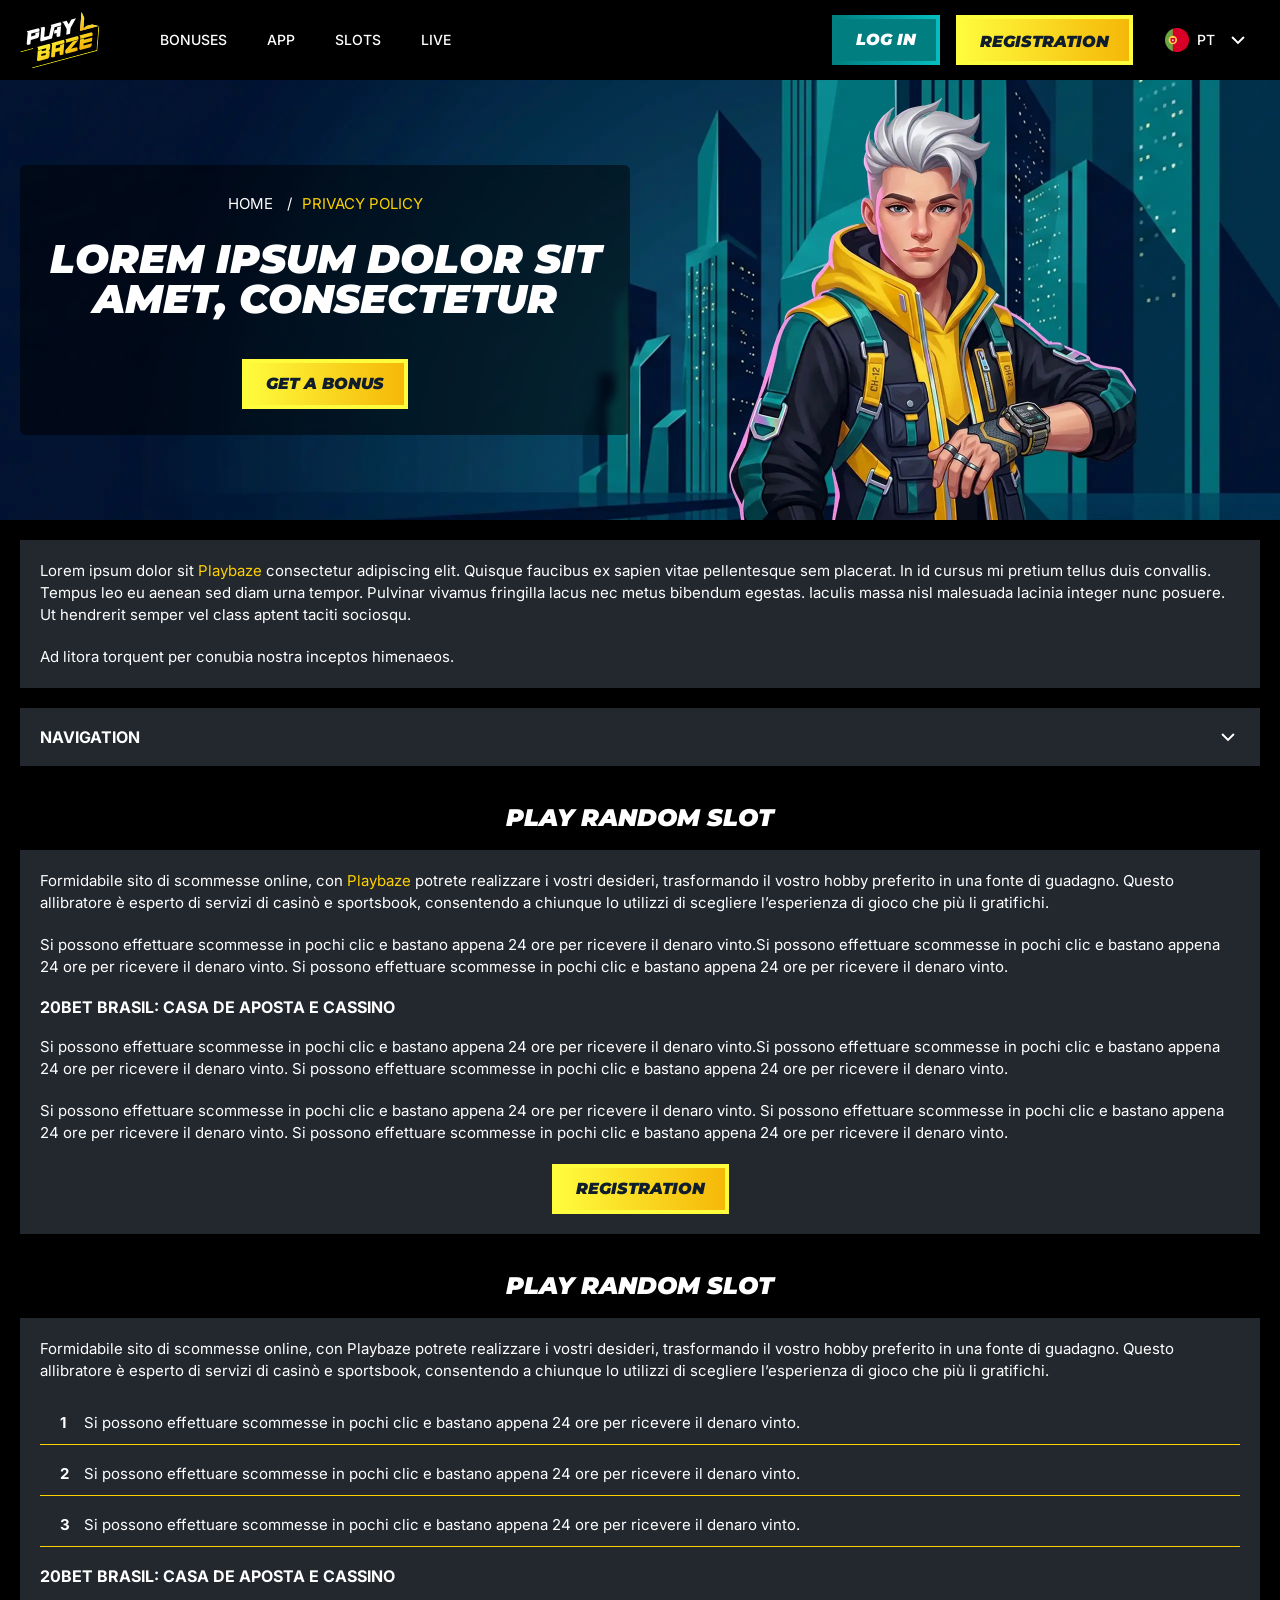
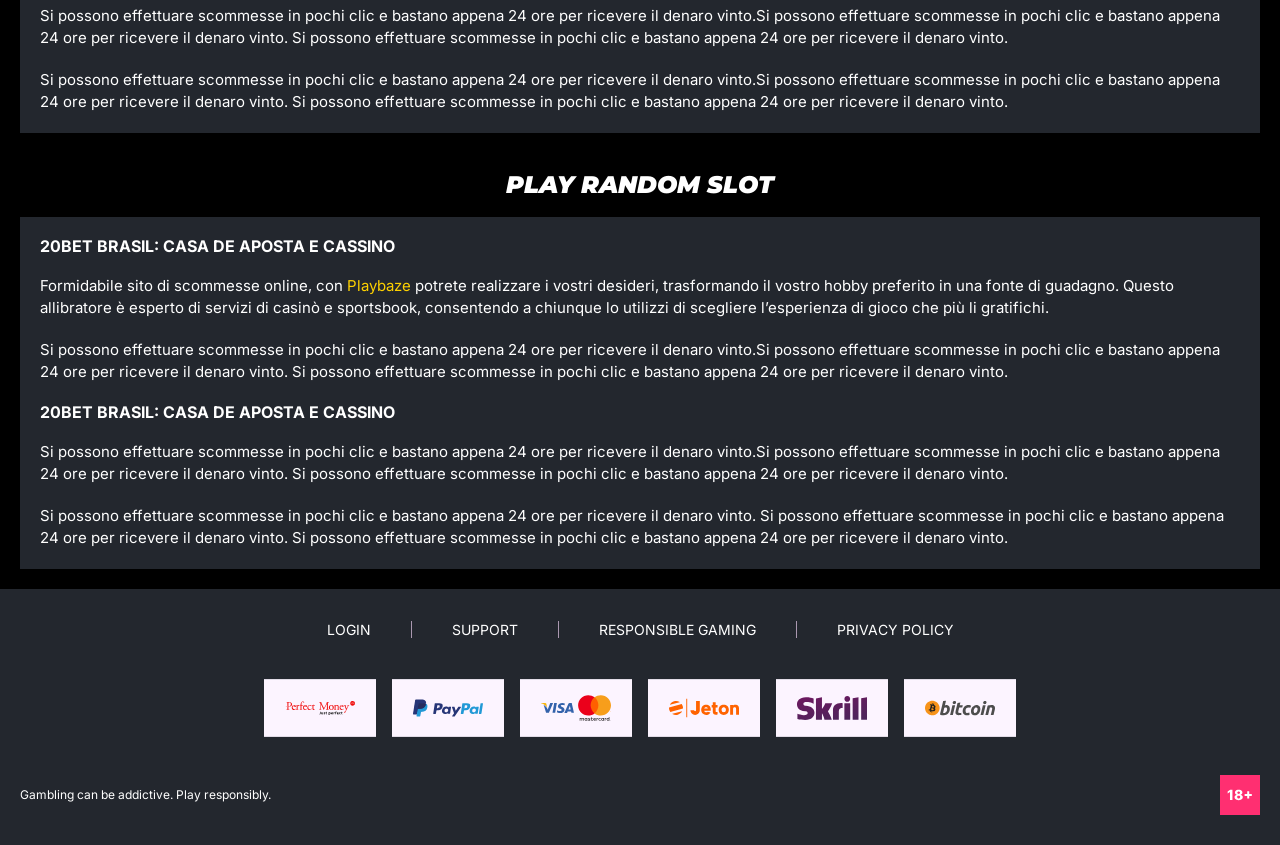
<file: policy.html>
<!DOCTYPE html>
<html lang="en">
  <head>
    <meta charset="UTF-8" />
   
    <meta name="viewport" content="width=device-width, initial-scale=1.0" />
    <title>Playbaze </title>
    <meta name="description" content />
    <meta property="og:site_name" content />
    <meta property="og:title" content />
    <meta property="og:type" content="website" />
    <meta property="og:url" content />
    <meta property="og:image" content />
    <meta property="og:image:alt" content />
    <meta property="og:locale" content="en" />
    <meta property="og:description" content />
    <link rel="preconnect" href="https://fonts.googleapis.com" />
    <link rel="preconnect" href="https://fonts.gstatic.com" crossorigin="anonymous" />
      <link href="https://fonts.googleapis.com/css2?family=Montserrat:ital,wght@0,100..900;1,100..900&display=swap" rel="stylesheet">
   <link href="https://fonts.googleapis.com/css2?family=Inter:wght@100..900&display=swap" rel="stylesheet">
      <link rel="stylesheet" href="./css/reset.css" />
    <link rel="stylesheet" href="./css/main.css" />
    <link rel="stylesheet" href="./css/media.css"/>
    <link rel="icon" href="./images/Group.png" type="image/x-icon"/>
    <script
    src="https://code.jquery.com/jquery-3.6.1.min.js"
    integrity="sha256-o88AwQnZB+VDvE9tvIXrMQaPlFFSUTR+nldQm1LuPXQ="
    crossorigin="anonymous"
  ></script>
  </head>
  <body>
 <header class="header">
      <section class="content header__content">
        <a href="./index.html" class="logo header__logo"
          ><img src="./images/logo.svg" alt="logo" title
        /></a>
        <button class="header__btn-menu" >
          <svg width="16px" height="16px" viewBox="0 0 16 16" xmlns="http://www.w3.org/2000/svg">
              <rect y="0" width="16" height="3" rx="1.5"></rect>
              <rect y="6.5" width="16" height="3" rx="1.5"></rect>
              <rect y="13" width="16" height="3" rx="1.5"></rect>
            </svg>
        </button>

          <nav class="menu header__menu">
              <ul class="header__menu-list">
            <li>
              <a href="./bonus.html">
                <span>Bonuses</span>
              </a>
            </li>
            <li>
              <a href="./app.html">
                <span>App</span>
              </a>
            </li>
            <li>
              <a href="./slots.html">
                <span>slots</span>
              </a>
            </li>
            <li>
              <a href="./live.html">
                <span>live</span>
              </a>
            </li>
           
          </ul>
            <div class="header__button header__button-menu " >
              <a href="#" class="button  button__login-menu">Log In</a>
              <a href="#" class="button button__menu">Registration </a>
            </div>
           
          </nav>
            <a href="#" class="button button__login">Log In</a>
            <a href="#" class="button button__singup">Registration </a>
            <!-- <div id="clock" class="header__time">00:00</div> -->
              <div class="header__language">
                <div class="header__flag-wrap">
                  <a class="header__country" href="#">
                    <span><img src="./images/flag-pt.png" alt=" Flag" title /></span>
                      <span>pt</span>
                  </a>
                </div>
                <div class="header__flag-menu">
                  <ul>
                    
                    <li>
                      <a href="#" class="header__flag-link">
                        <span>
                          <img src="./images/flag-en.png" alt="flag" title />
                        </span>
                        <span>en</span>
                      </a>
                    </li>
                    <li>
                      <a href="#" class="header__flag-link">
                        <span>
                          <img src="./images/flag-de.png" alt="flag" title />
                        </span>
                        <span>de</span>
                      </a>
                    </li>
                     <li>
                      <a href="#" class="header__flag-link">
                        <span>
                          <img src="./images/flag-es.png" alt="flag" title />
                        </span>
                        <span>es</span>
                      </a>
                    </li>
                    <li>
                      <a href="#" class="header__flag-link">
                        <span>
                          <img src="./images/flag-pl.png" alt="flag" title />
                        </span>
                        <span>pl</span>
                      </a>
                    </li>
                     <li>
                      <a href="#" class="header__flag-link">
                        <span>
                          <img src="./images/flag.png" alt="flag" title />
                        </span>
                        <span>cz</span>
                      </a>
                    </li>
                     <li>
                      <a href="#" class="header__flag-link">
                        <span>
                          <img src="./images/flag-pt.png" alt="flag" title />
                        </span>
                        <span>pt</span>
                      </a>
                    </li>
                     <li>
                      <a href="#" class="header__flag-link">
                        <span>
                          <img src="./images/flag-it.png" alt="flag" title />
                        </span>
                        <span>it</span>
                      </a>
                    </li>
                     <li>
                      <a href="#" class="header__flag-link">
                        <span>
                          <img src="./images/flag-gr.png" alt="flag" title />
                        </span>
                        <span>gr</span>
                      </a>
                    </li>
                    <li>
                      <a href="#" class="header__flag-link">
                        <span>
                          <img src="./images/flag-hu.png" alt="flag" title />
                        </span>
                        <span>hu</span>
                      </a>
                    </li>
                  
                  </ul>
                </div>
              </div>  
      </section>
    </header>
     <main class="main home main-page">
        <section class=" hero hero__page">
           
            <div class="background background-page">
              <img src="./images/layout-images/bg-policy.webp" alt="hero" title />
              
            </div>
            <div class="hero__wrapper hero__wrapper-page">
              <div class="hero__data hero__data-bonus">
                <ul
                class="breadcrumbs "
                
              >
                <li
                  
                >
                  <a href="#" >
                    <span >Home</span></a
                  >
                 
                </li>
                <li
                  
                >
                  <a href="#" > <span >Privacy Policy</span></a>
                 
                </li>
              </ul>
                <h1 class="title general hero__title">
                Lorem ipsum dolor sit amet, consectetur
                </h1>
                 <!-- <p class="hero__text">The first thing that catches players' attention is the incredible simplicity of this casino.</p>
                -->
                <a href="#" class="button  hero__button ">Get a bonus</a>
               
              </div>
             
            </div>
          </section>
      <section class="main__wrap main__wrap-page">
       
       <section class="content__wrapper content__wrapper-page">
        <section class="content article">
            <p>
             Lorem ipsum dolor sit <a href="#">Playbaze</a> consectetur adipiscing elit. Quisque faucibus ex sapien vitae pellentesque sem placerat. In id cursus mi pretium tellus duis convallis. Tempus leo eu aenean sed diam urna tempor. Pulvinar vivamus fringilla lacus nec metus bibendum egestas. Iaculis massa nisl malesuada lacinia integer nunc posuere. Ut hendrerit semper vel class aptent taciti sociosqu.
            </p>
            <p>
             Ad litora torquent per conubia nostra inceptos himenaeos.
            </p>
          </section>
      
           <section class="content menu-review__content">
                <div class="menu__review-desk menu__review-content">Navigation</div>
                <ul class="menu__review menu__review-list">
                  <li><a href="#">Casa de Aposta e Cassino</a></li>
                    <li><a href="#">Casa de Aposta e Cassino</a></li>
                      <li><a href="#">Casa de Aposta e Cassino</a></li>
                        <li><a href="#">Casa de Aposta e Cassino</a></li>
                          <li><a href="#">Frequently Asked Questions</a></li>
                </ul>
             
          
          </section>
           <section class="content article article__box">
            <h2 class="title high article__title">Play Random Slot</h2>
           
           <div class="box">
             <p>
             Formidabile sito di scommesse online, con <a href="#">Playbaze</a> potrete realizzare i vostri desideri, trasformando il vostro hobby preferito in una fonte di guadagno. Questo allibratore è esperto di servizi di casinò e sportsbook, consentendo a chiunque lo utilizzi di scegliere l’esperienza di gioco che più li gratifichi.
            </p>
            <p>
             Si possono effettuare scommesse in pochi clic e bastano appena 24 ore per ricevere il denaro vinto.Si possono effettuare scommesse in pochi clic e bastano appena 24 ore per ricevere il denaro vinto. Si possono effettuare scommesse in pochi clic e bastano appena 24 ore per ricevere il denaro vinto.
            </p>
            <h3>20Bet Brasil: Casa de Aposta e Cassino</h3>
            <p>
             Si possono effettuare scommesse in pochi clic e bastano appena 24 ore per ricevere il denaro vinto.Si possono effettuare scommesse in pochi clic e bastano appena 24 ore per ricevere il denaro vinto. Si possono effettuare scommesse in pochi clic e bastano appena 24 ore per ricevere il denaro vinto.
            </p>
          
            <p>Si possono effettuare scommesse in pochi clic e bastano appena 24 ore per ricevere il denaro vinto. Si possono effettuare scommesse in pochi clic e bastano appena 24 ore per ricevere il denaro vinto. Si possono effettuare scommesse in pochi clic e bastano appena 24 ore per ricevere il denaro vinto.</p>
          <a href="#" class="button">Registration</a>
           </div>
          </section>
            <section class="content article article__box">
            <h2 class="title high article__title">Play Random Slot</h2>
           
           <div class="box">
             <p>
             Formidabile sito di scommesse online, con Playbaze potrete realizzare i vostri desideri, trasformando il vostro hobby preferito in una fonte di guadagno. Questo allibratore è esperto di servizi di casinò e sportsbook, consentendo a chiunque lo utilizzi di scegliere l’esperienza di gioco che più li gratifichi.
            </p>
              <ol>
              <li>Si possono effettuare scommesse in pochi clic e bastano appena 24 ore per ricevere il denaro vinto.</li>
              <li>Si possono effettuare scommesse in pochi clic e bastano appena 24 ore per ricevere il denaro vinto.</li>
              <li>Si possono effettuare scommesse in pochi clic e bastano appena 24 ore per ricevere il denaro vinto.</li>
            </ol>
             <h3>20Bet Brasil: Casa de Aposta e Cassino</h3>
            <p>
             Si possono effettuare scommesse in pochi clic e bastano appena 24 ore per ricevere il denaro vinto.Si possono effettuare scommesse in pochi clic e bastano appena 24 ore per ricevere il denaro vinto. Si possono effettuare scommesse in pochi clic e bastano appena 24 ore per ricevere il denaro vinto.
            </p>
           
            <p>
             Si possono effettuare scommesse in pochi clic e bastano appena 24 ore per ricevere il denaro vinto.Si possono effettuare scommesse in pochi clic e bastano appena 24 ore per ricevere il denaro vinto. Si possono effettuare scommesse in pochi clic e bastano appena 24 ore per ricevere il denaro vinto.
            </p>
           </div>
           
          
          </section>
            <section class="content article article__box">
            <h2 class="title high article__title">Play Random Slot</h2>
             
            <div class="box">
               <h3>20Bet Brasil: Casa de Aposta e Cassino</h3>
              <p>
             Formidabile sito di scommesse online, con <a href="#">Playbaze</a> potrete realizzare i vostri desideri, trasformando il vostro hobby preferito in una fonte di guadagno. Questo allibratore è esperto di servizi di casinò e sportsbook, consentendo a chiunque lo utilizzi di scegliere l’esperienza di gioco che più li gratifichi.
            </p>
            <p>
             Si possono effettuare scommesse in pochi clic e bastano appena 24 ore per ricevere il denaro vinto.Si possono effettuare scommesse in pochi clic e bastano appena 24 ore per ricevere il denaro vinto. Si possono effettuare scommesse in pochi clic e bastano appena 24 ore per ricevere il denaro vinto.
            </p>
            
            <h3>20Bet Brasil: Casa de Aposta e Cassino</h3>
            <p>
             Si possono effettuare scommesse in pochi clic e bastano appena 24 ore per ricevere il denaro vinto.Si possono effettuare scommesse in pochi clic e bastano appena 24 ore per ricevere il denaro vinto. Si possono effettuare scommesse in pochi clic e bastano appena 24 ore per ricevere il denaro vinto.
            </p>
          
            <p>Si possono effettuare scommesse in pochi clic e bastano appena 24 ore per ricevere il denaro vinto. Si possono effettuare scommesse in pochi clic e bastano appena 24 ore per ricevere il denaro vinto. Si possono effettuare scommesse in pochi clic e bastano appena 24 ore per ricevere il denaro vinto.</p>
     
            </div>
          </section>
        
      
          
        </section> 
        
        <div class=""  onclick="scrollToTop()">
          <button class="main__arrow" id="scrollToTopBtn"></button>
        </div> 
        
      </section>
    </main> 
     <footer class=" footer ">
      <section class="content footer__content">
        <ul class="footer__menu">
         <li><a href="./login.html">Login</a></li>
         <li><a href="./support.html">Support</a></li>
         <li><a href="./responsible.html">Responsible Gaming</a></li>
         <li><a href="./policy.html">Privacy Policy</a></li>
        
        </ul>
       
          <ul class="footer__cards-list">
           
            <li>
              <a href="#"
                ><img src="./images/footer-img1.svg" alt="cardvisa" title
              /></a>
            </li>
             <li>
              <a href="#"
                ><img src="./images/footer-img2.svg" alt="cardvisa" title
              /></a>
            </li>
              <li>
              <a href="#"
                ><img src="./images/footer-img3.svg" alt="cardvisa" title
              /></a>
            </li>
           
              <li>
              <a href="#"
                ><img src="./images/footer-img4.svg" alt="cardvisa" title
              /></a>
            </li>
           
              <li>
              <a href="#"
                ><img src="./images/footer-img5.svg" alt="cardvisa" title
              /></a>
            </li>
           
              <li>
              <a href="#"
                ><img src="./images/footer-img6.svg" alt="cardvisa" title
              /></a>
            </li>
           
           
          </ul>
       
        <div class="footer__wrapp">
          <div class="footer__text">
           
            <p>Gambling can be addictive. Play responsibly. 
</p>
           
          </div>
          <div class="footer__age">
            <img src="./images/age.svg" alt="age" title />
          </div>
        </div>
      
      </section>
    </footer>
    <script src="./js/sidebar.js" defer></script>
    <script src="./js/expander.js" defer></script>
    <script src="./js/mobile-menu.js" defer></script>
    <script src="./js/flag.js" defer></script>
       <script src="./js/arrowUp.js" defer></script>
  </body>
</html>
</file>
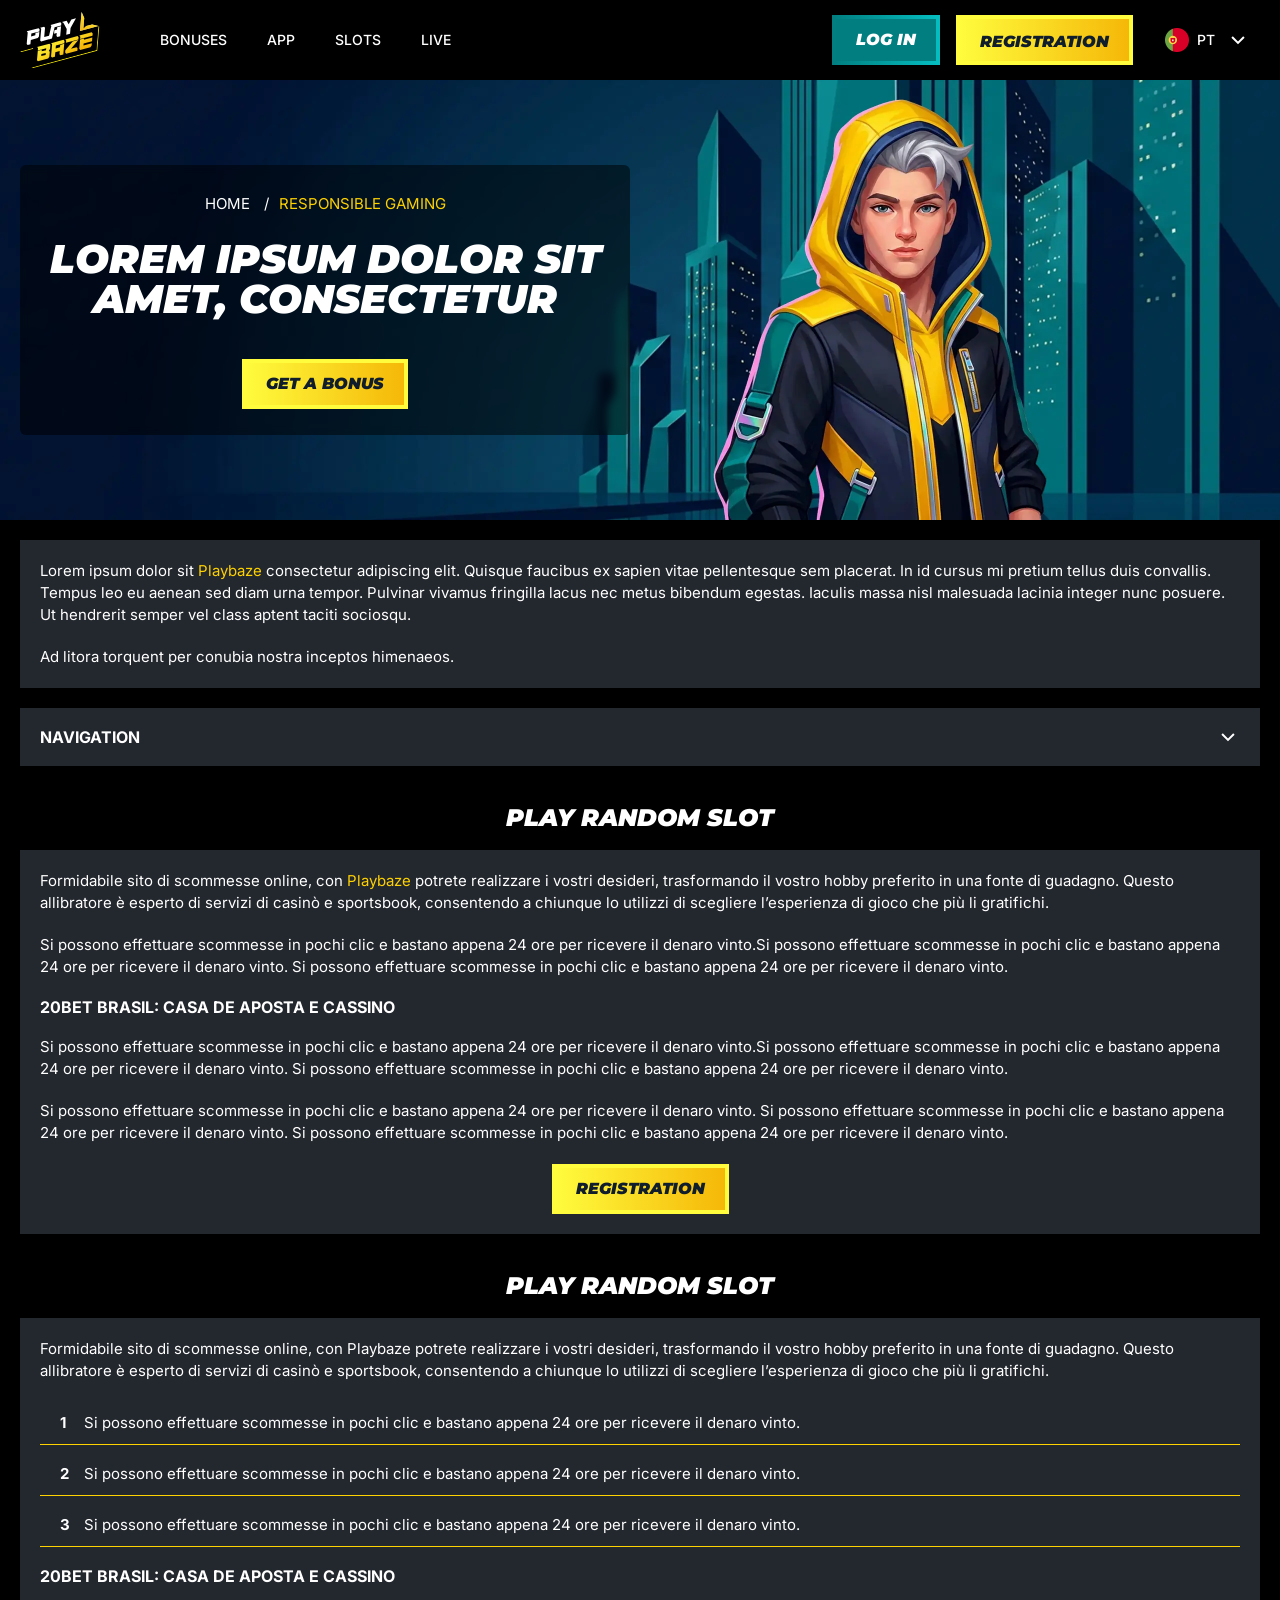
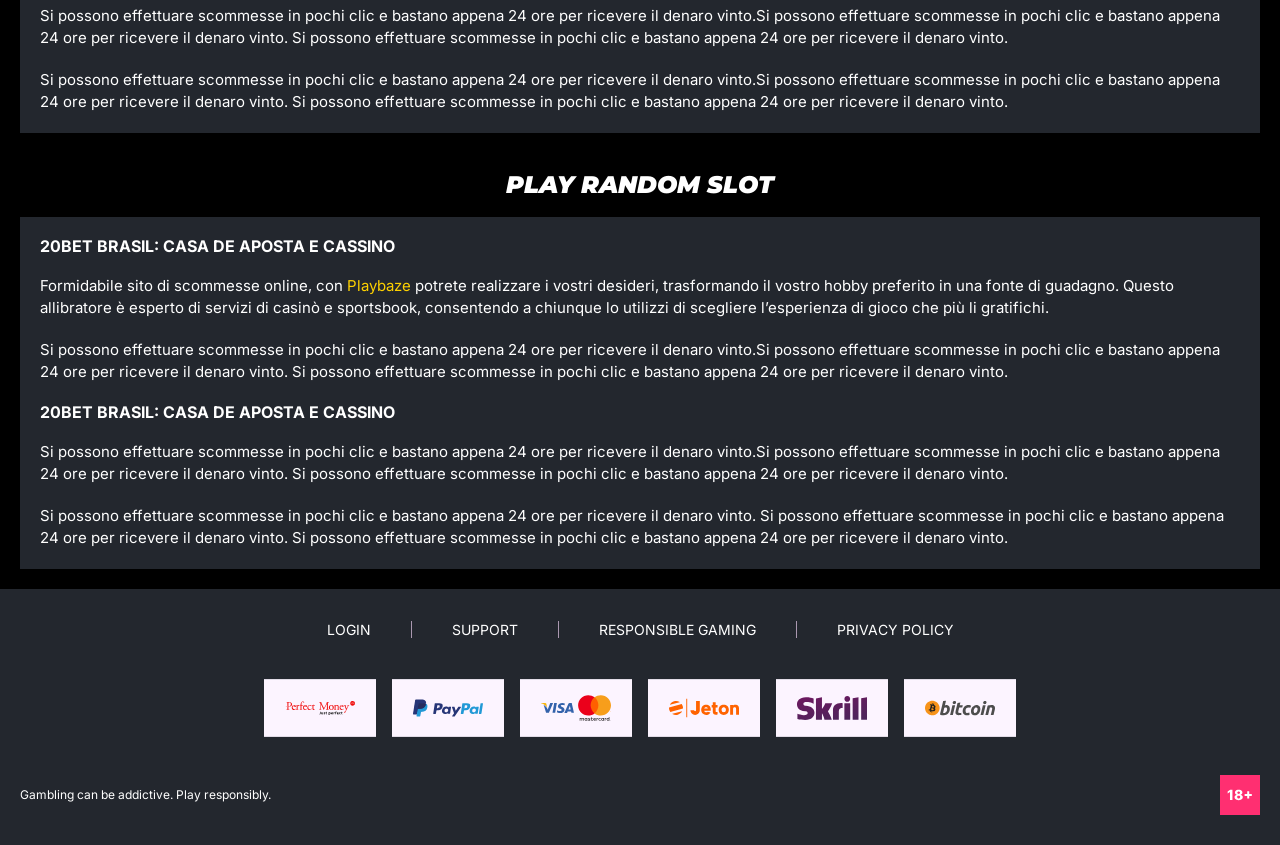
<file: responsible.html>
<!DOCTYPE html>
<html lang="en">
  <head>
    <meta charset="UTF-8" />
   
    <meta name="viewport" content="width=device-width, initial-scale=1.0" />
    <title>Playbaze </title>
    <meta name="description" content />
    <meta property="og:site_name" content />
    <meta property="og:title" content />
    <meta property="og:type" content="website" />
    <meta property="og:url" content />
    <meta property="og:image" content />
    <meta property="og:image:alt" content />
    <meta property="og:locale" content="en" />
    <meta property="og:description" content />
    <link rel="preconnect" href="https://fonts.googleapis.com" />
    <link rel="preconnect" href="https://fonts.gstatic.com" crossorigin="anonymous" />
      <link href="https://fonts.googleapis.com/css2?family=Montserrat:ital,wght@0,100..900;1,100..900&display=swap" rel="stylesheet">
   <link href="https://fonts.googleapis.com/css2?family=Inter:wght@100..900&display=swap" rel="stylesheet">
      <link rel="stylesheet" href="./css/reset.css" />
    <link rel="stylesheet" href="./css/main.css" />
    <link rel="stylesheet" href="./css/media.css"/>
    <link rel="icon" href="./images/Group.png" type="image/x-icon"/>
    <script
    src="https://code.jquery.com/jquery-3.6.1.min.js"
    integrity="sha256-o88AwQnZB+VDvE9tvIXrMQaPlFFSUTR+nldQm1LuPXQ="
    crossorigin="anonymous"
  ></script>
  </head>
  <body>
 <header class="header">
      <section class="content header__content">
        <a href="./index.html" class="logo header__logo"
          ><img src="./images/logo.svg" alt="logo" title
        /></a>
        <button class="header__btn-menu" >
          <svg width="16px" height="16px" viewBox="0 0 16 16" xmlns="http://www.w3.org/2000/svg">
              <rect y="0" width="16" height="3" rx="1.5"></rect>
              <rect y="6.5" width="16" height="3" rx="1.5"></rect>
              <rect y="13" width="16" height="3" rx="1.5"></rect>
            </svg>
        </button>

          <nav class="menu header__menu">
              <ul class="header__menu-list">
            <li>
              <a href="./bonus.html">
                <span>Bonuses</span>
              </a>
            </li>
            <li>
              <a href="./app.html">
                <span>App</span>
              </a>
            </li>
            <li>
              <a href="./slots.html">
                <span>slots</span>
              </a>
            </li>
            <li>
              <a href="./live.html">
                <span>live</span>
              </a>
            </li>
           
          </ul>
            <div class="header__button header__button-menu " >
              <a href="#" class="button  button__login-menu">Log In</a>
              <a href="#" class="button button__menu">Registration </a>
            </div>
           
          </nav>
            <a href="#" class="button button__login">Log In</a>
            <a href="#" class="button button__singup">Registration </a>
            <!-- <div id="clock" class="header__time">00:00</div> -->
              <div class="header__language">
                <div class="header__flag-wrap">
                  <a class="header__country" href="#">
                    <span><img src="./images/flag-pt.png" alt=" Flag" title /></span>
                      <span>pt</span>
                  </a>
                </div>
                <div class="header__flag-menu">
                  <ul>
                    
                    <li>
                      <a href="#" class="header__flag-link">
                        <span>
                          <img src="./images/flag-en.png" alt="flag" title />
                        </span>
                        <span>en</span>
                      </a>
                    </li>
                    <li>
                      <a href="#" class="header__flag-link">
                        <span>
                          <img src="./images/flag-de.png" alt="flag" title />
                        </span>
                        <span>de</span>
                      </a>
                    </li>
                     <li>
                      <a href="#" class="header__flag-link">
                        <span>
                          <img src="./images/flag-es.png" alt="flag" title />
                        </span>
                        <span>es</span>
                      </a>
                    </li>
                    <li>
                      <a href="#" class="header__flag-link">
                        <span>
                          <img src="./images/flag-pl.png" alt="flag" title />
                        </span>
                        <span>pl</span>
                      </a>
                    </li>
                     <li>
                      <a href="#" class="header__flag-link">
                        <span>
                          <img src="./images/flag.png" alt="flag" title />
                        </span>
                        <span>cz</span>
                      </a>
                    </li>
                     <li>
                      <a href="#" class="header__flag-link">
                        <span>
                          <img src="./images/flag-pt.png" alt="flag" title />
                        </span>
                        <span>pt</span>
                      </a>
                    </li>
                     <li>
                      <a href="#" class="header__flag-link">
                        <span>
                          <img src="./images/flag-it.png" alt="flag" title />
                        </span>
                        <span>it</span>
                      </a>
                    </li>
                     <li>
                      <a href="#" class="header__flag-link">
                        <span>
                          <img src="./images/flag-gr.png" alt="flag" title />
                        </span>
                        <span>gr</span>
                      </a>
                    </li>
                    <li>
                      <a href="#" class="header__flag-link">
                        <span>
                          <img src="./images/flag-hu.png" alt="flag" title />
                        </span>
                        <span>hu</span>
                      </a>
                    </li>
                  
                  </ul>
                </div>
              </div>  
      </section>
    </header>
     <main class="main home main-page">
        <section class=" hero hero__page">
           
            <div class="background background-page">
              <img src="./images/layout-images/bg-responsible.webp" alt="hero" title />
              
            </div>
            <div class="hero__wrapper hero__wrapper-page">
              <div class="hero__data hero__data-bonus">
                <ul
                class="breadcrumbs "
                
              >
                <li
                  
                >
                  <a href="#" >
                    <span >Home</span></a
                  >
                 
                </li>
                <li
                  
                >
                  <a href="#" > <span >Responsible Gaming</span></a>
                 
                </li>
              </ul>
                <h1 class="title general hero__title">
                Lorem ipsum dolor sit amet, consectetur
                </h1>
                 <!-- <p class="hero__text">The first thing that catches players' attention is the incredible simplicity of this casino.</p>
                -->
                <a href="#" class="button  hero__button ">Get a bonus</a>
               
              </div>
             
            </div>
          </section>
      <section class="main__wrap main__wrap-page">
       
       <section class="content__wrapper content__wrapper-page">
        <section class="content article">
            <p>
             Lorem ipsum dolor sit <a href="#">Playbaze</a> consectetur adipiscing elit. Quisque faucibus ex sapien vitae pellentesque sem placerat. In id cursus mi pretium tellus duis convallis. Tempus leo eu aenean sed diam urna tempor. Pulvinar vivamus fringilla lacus nec metus bibendum egestas. Iaculis massa nisl malesuada lacinia integer nunc posuere. Ut hendrerit semper vel class aptent taciti sociosqu.
            </p>
            <p>
             Ad litora torquent per conubia nostra inceptos himenaeos.
            </p>
          </section>
      
           <section class="content menu-review__content">
                <div class="menu__review-desk menu__review-content">Navigation</div>
                <ul class="menu__review menu__review-list">
                  <li><a href="#">Casa de Aposta e Cassino</a></li>
                    <li><a href="#">Casa de Aposta e Cassino</a></li>
                      <li><a href="#">Casa de Aposta e Cassino</a></li>
                        <li><a href="#">Casa de Aposta e Cassino</a></li>
                          <li><a href="#">Frequently Asked Questions</a></li>
                </ul>
             
          
          </section>
         <section class="content article article__box">
            <h2 class="title high article__title">Play Random Slot</h2>
           
           <div class="box">
             <p>
             Formidabile sito di scommesse online, con <a href="#">Playbaze</a> potrete realizzare i vostri desideri, trasformando il vostro hobby preferito in una fonte di guadagno. Questo allibratore è esperto di servizi di casinò e sportsbook, consentendo a chiunque lo utilizzi di scegliere l’esperienza di gioco che più li gratifichi.
            </p>
            <p>
             Si possono effettuare scommesse in pochi clic e bastano appena 24 ore per ricevere il denaro vinto.Si possono effettuare scommesse in pochi clic e bastano appena 24 ore per ricevere il denaro vinto. Si possono effettuare scommesse in pochi clic e bastano appena 24 ore per ricevere il denaro vinto.
            </p>
            <h3>20Bet Brasil: Casa de Aposta e Cassino</h3>
            <p>
             Si possono effettuare scommesse in pochi clic e bastano appena 24 ore per ricevere il denaro vinto.Si possono effettuare scommesse in pochi clic e bastano appena 24 ore per ricevere il denaro vinto. Si possono effettuare scommesse in pochi clic e bastano appena 24 ore per ricevere il denaro vinto.
            </p>
          
            <p>Si possono effettuare scommesse in pochi clic e bastano appena 24 ore per ricevere il denaro vinto. Si possono effettuare scommesse in pochi clic e bastano appena 24 ore per ricevere il denaro vinto. Si possono effettuare scommesse in pochi clic e bastano appena 24 ore per ricevere il denaro vinto.</p>
          <a href="#" class="button">Registration</a>
           </div>
          </section>
            <section class="content article article__box">
            <h2 class="title high article__title">Play Random Slot</h2>
           
           <div class="box">
             <p>
             Formidabile sito di scommesse online, con Playbaze potrete realizzare i vostri desideri, trasformando il vostro hobby preferito in una fonte di guadagno. Questo allibratore è esperto di servizi di casinò e sportsbook, consentendo a chiunque lo utilizzi di scegliere l’esperienza di gioco che più li gratifichi.
            </p>
              <ol>
              <li>Si possono effettuare scommesse in pochi clic e bastano appena 24 ore per ricevere il denaro vinto.</li>
              <li>Si possono effettuare scommesse in pochi clic e bastano appena 24 ore per ricevere il denaro vinto.</li>
              <li>Si possono effettuare scommesse in pochi clic e bastano appena 24 ore per ricevere il denaro vinto.</li>
            </ol>
             <h3>20Bet Brasil: Casa de Aposta e Cassino</h3>
            <p>
             Si possono effettuare scommesse in pochi clic e bastano appena 24 ore per ricevere il denaro vinto.Si possono effettuare scommesse in pochi clic e bastano appena 24 ore per ricevere il denaro vinto. Si possono effettuare scommesse in pochi clic e bastano appena 24 ore per ricevere il denaro vinto.
            </p>
           
            <p>
             Si possono effettuare scommesse in pochi clic e bastano appena 24 ore per ricevere il denaro vinto.Si possono effettuare scommesse in pochi clic e bastano appena 24 ore per ricevere il denaro vinto. Si possono effettuare scommesse in pochi clic e bastano appena 24 ore per ricevere il denaro vinto.
            </p>
           </div>
           
          
          </section>
            <section class="content article article__box">
            <h2 class="title high article__title">Play Random Slot</h2>
             
            <div class="box">
               <h3>20Bet Brasil: Casa de Aposta e Cassino</h3>
              <p>
             Formidabile sito di scommesse online, con <a href="#">Playbaze</a> potrete realizzare i vostri desideri, trasformando il vostro hobby preferito in una fonte di guadagno. Questo allibratore è esperto di servizi di casinò e sportsbook, consentendo a chiunque lo utilizzi di scegliere l’esperienza di gioco che più li gratifichi.
            </p>
            <p>
             Si possono effettuare scommesse in pochi clic e bastano appena 24 ore per ricevere il denaro vinto.Si possono effettuare scommesse in pochi clic e bastano appena 24 ore per ricevere il denaro vinto. Si possono effettuare scommesse in pochi clic e bastano appena 24 ore per ricevere il denaro vinto.
            </p>
            
            <h3>20Bet Brasil: Casa de Aposta e Cassino</h3>
            <p>
             Si possono effettuare scommesse in pochi clic e bastano appena 24 ore per ricevere il denaro vinto.Si possono effettuare scommesse in pochi clic e bastano appena 24 ore per ricevere il denaro vinto. Si possono effettuare scommesse in pochi clic e bastano appena 24 ore per ricevere il denaro vinto.
            </p>
          
            <p>Si possono effettuare scommesse in pochi clic e bastano appena 24 ore per ricevere il denaro vinto. Si possono effettuare scommesse in pochi clic e bastano appena 24 ore per ricevere il denaro vinto. Si possono effettuare scommesse in pochi clic e bastano appena 24 ore per ricevere il denaro vinto.</p>
     
            </div>
          </section>
        
         
          
        </section> 
        
        <div class=""  onclick="scrollToTop()">
          <button class="main__arrow" id="scrollToTopBtn"></button>
        </div> 
        
      </section>
    </main> 
     <footer class=" footer ">
      <section class="content footer__content">
        <ul class="footer__menu">
         <li><a href="./login.html">Login</a></li>
         <li><a href="./support.html">Support</a></li>
         <li><a href="./responsible.html">Responsible Gaming</a></li>
         <li><a href="./policy.html">Privacy Policy</a></li>
        
        </ul>
       
          <ul class="footer__cards-list">
           
            <li>
              <a href="#"
                ><img src="./images/footer-img1.svg" alt="cardvisa" title
              /></a>
            </li>
             <li>
              <a href="#"
                ><img src="./images/footer-img2.svg" alt="cardvisa" title
              /></a>
            </li>
              <li>
              <a href="#"
                ><img src="./images/footer-img3.svg" alt="cardvisa" title
              /></a>
            </li>
           
              <li>
              <a href="#"
                ><img src="./images/footer-img4.svg" alt="cardvisa" title
              /></a>
            </li>
           
              <li>
              <a href="#"
                ><img src="./images/footer-img5.svg" alt="cardvisa" title
              /></a>
            </li>
           
              <li>
              <a href="#"
                ><img src="./images/footer-img6.svg" alt="cardvisa" title
              /></a>
            </li>
           
           
          </ul>
       
        <div class="footer__wrapp">
          <div class="footer__text">
           
            <p>Gambling can be addictive. Play responsibly. 
</p>
           
          </div>
          <div class="footer__age">
            <img src="./images/age.svg" alt="age" title />
          </div>
        </div>
      
      </section>
    </footer>
    <script src="./js/sidebar.js" defer></script>
    <script src="./js/expander.js" defer></script>
    <script src="./js/mobile-menu.js" defer></script>
    <script src="./js/flag.js" defer></script>
       <script src="./js/arrowUp.js" defer></script>
  </body>
</html>
</file>
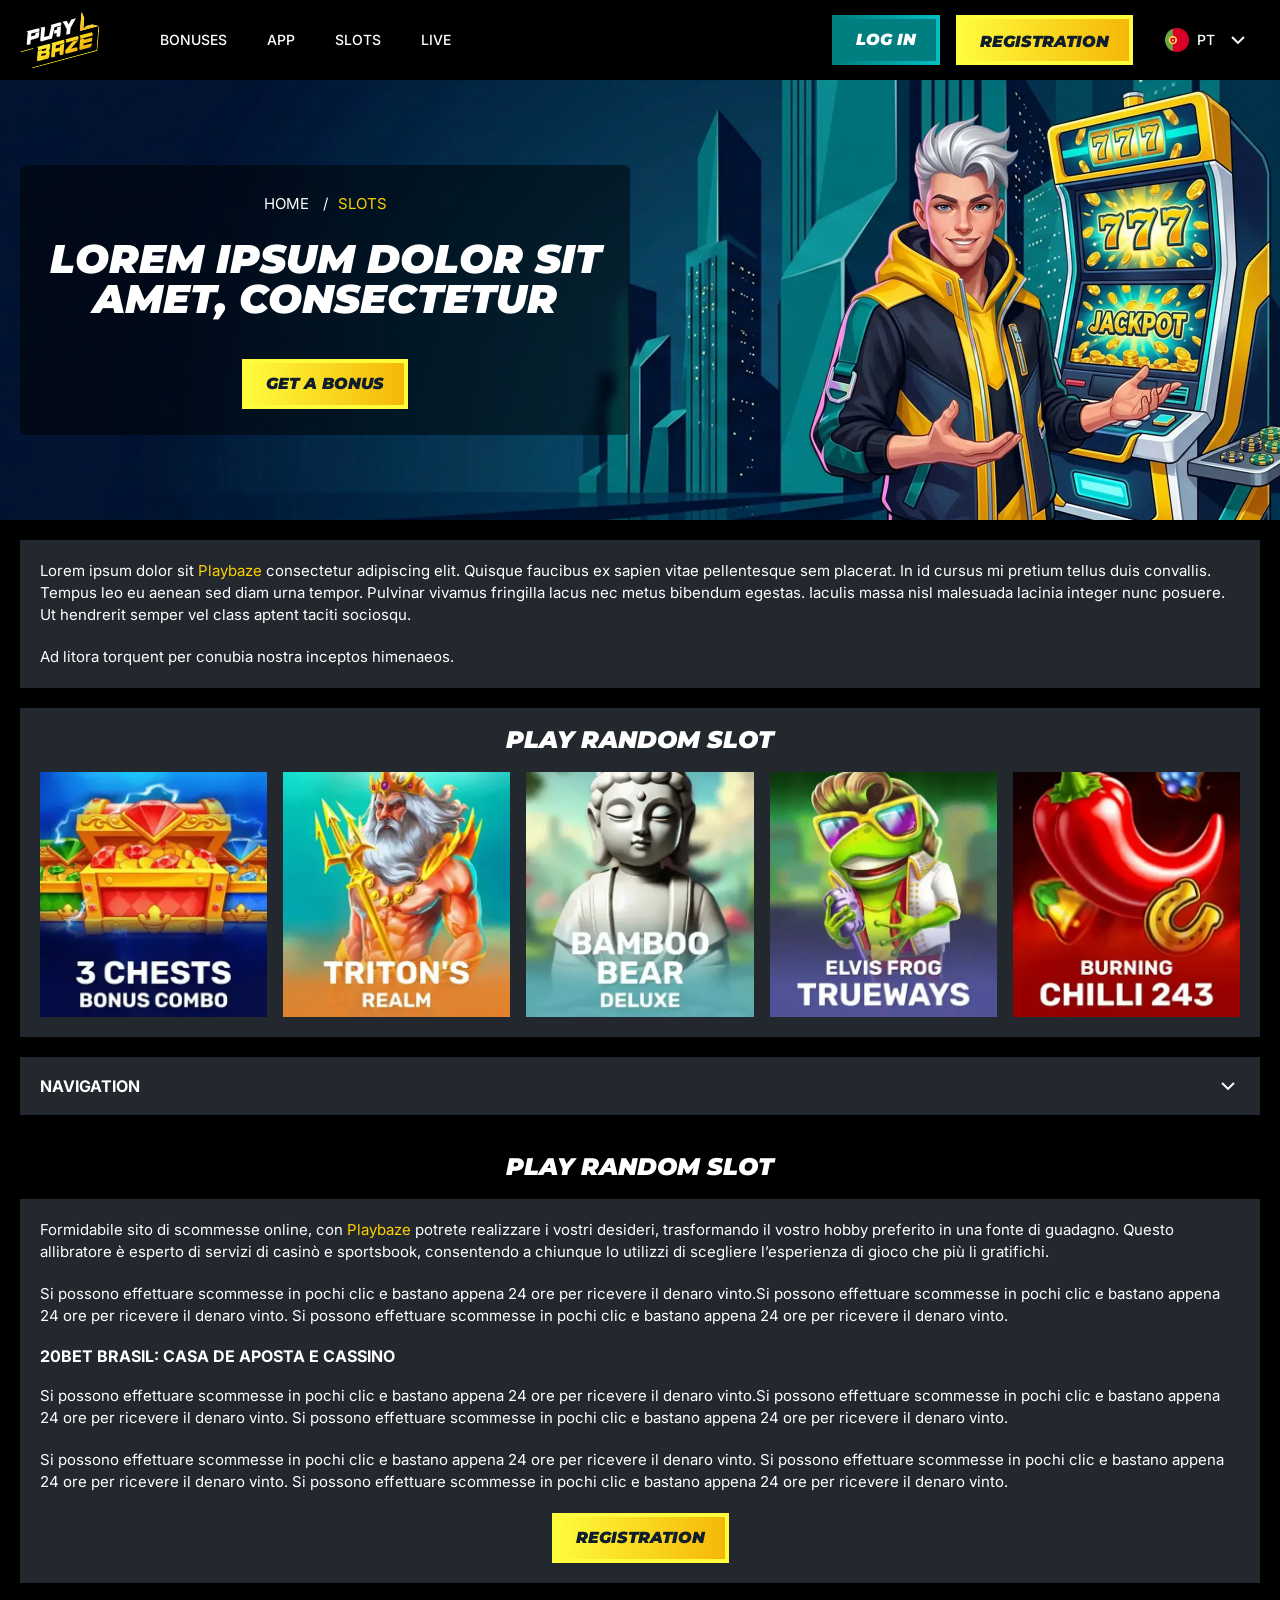
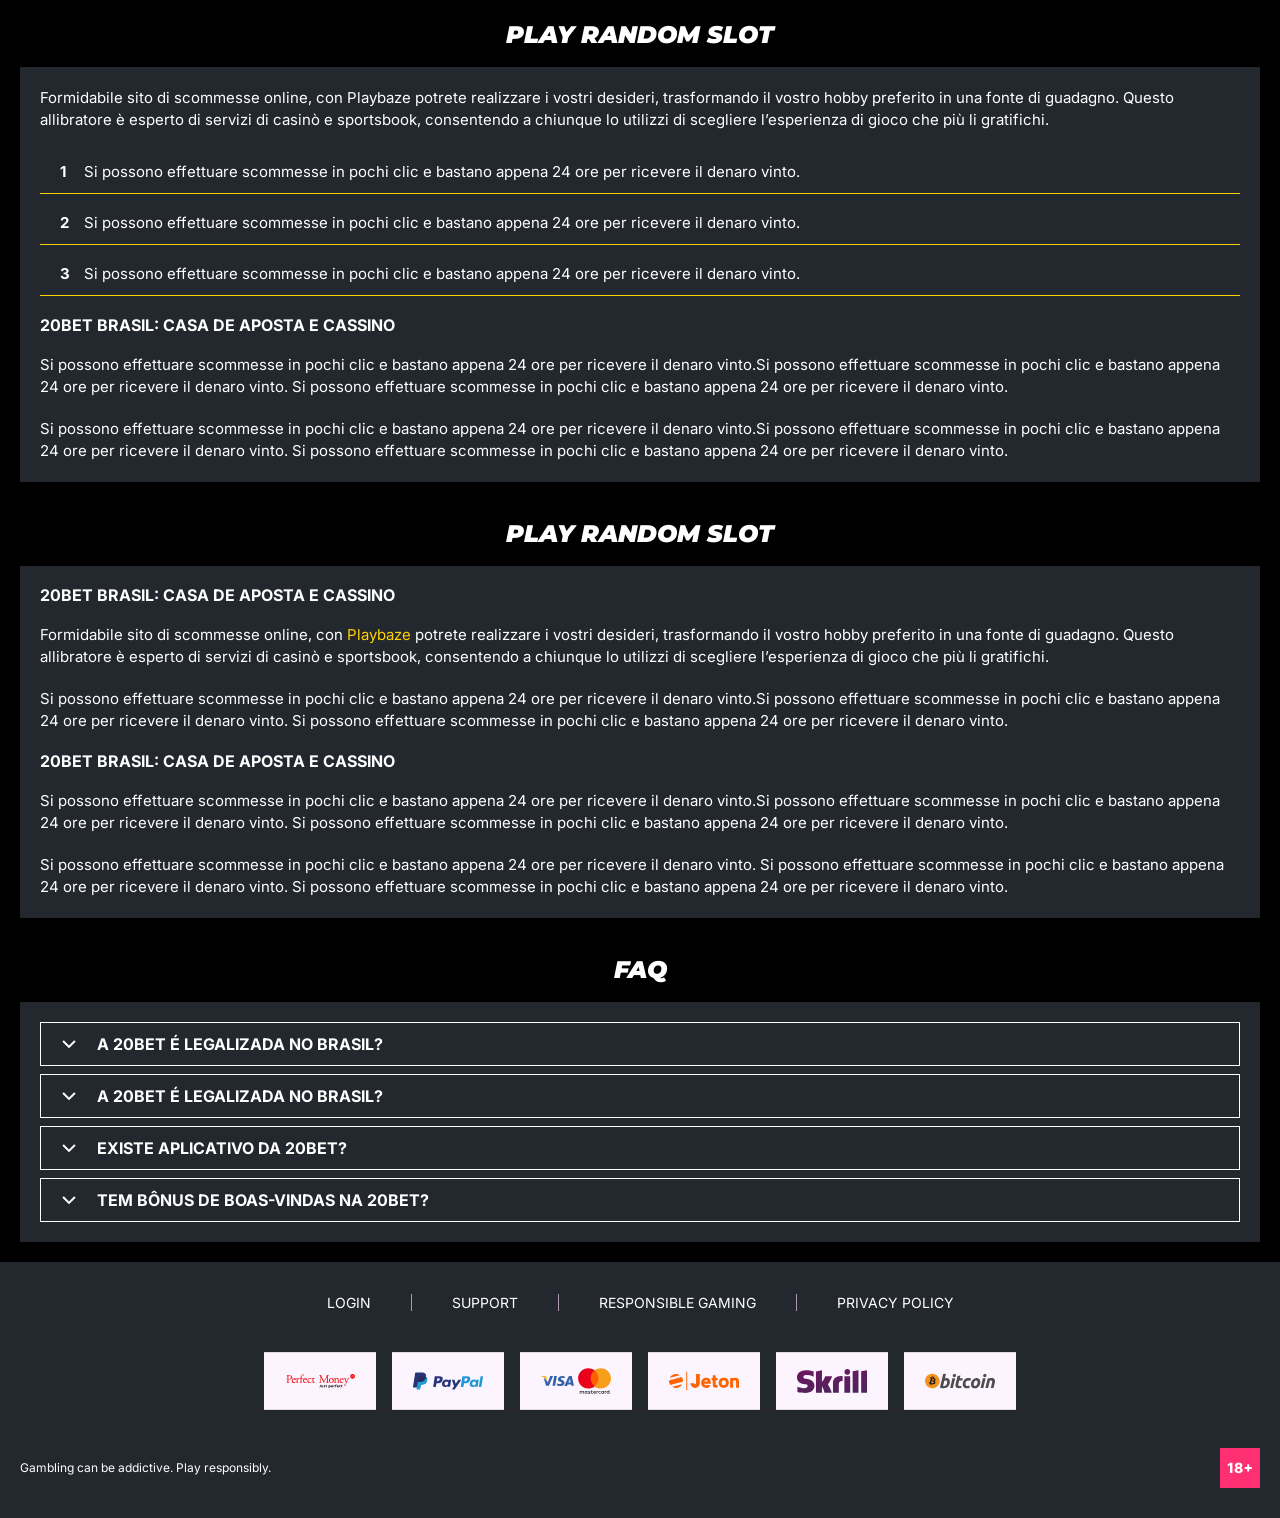
<file: slots.html>
<!DOCTYPE html>
<html lang="en">
  <head>
    <meta charset="UTF-8" />
   
    <meta name="viewport" content="width=device-width, initial-scale=1.0" />
    <title>Playbaze </title>
    <meta name="description" content />
    <meta property="og:site_name" content />
    <meta property="og:title" content />
    <meta property="og:type" content="website" />
    <meta property="og:url" content />
    <meta property="og:image" content />
    <meta property="og:image:alt" content />
    <meta property="og:locale" content="en" />
    <meta property="og:description" content />
    <link rel="preconnect" href="https://fonts.googleapis.com" />
    <link rel="preconnect" href="https://fonts.gstatic.com" crossorigin="anonymous" />
      <link href="https://fonts.googleapis.com/css2?family=Montserrat:ital,wght@0,100..900;1,100..900&display=swap" rel="stylesheet">
   <link href="https://fonts.googleapis.com/css2?family=Inter:wght@100..900&display=swap" rel="stylesheet">
      <link rel="stylesheet" href="./css/reset.css" />
    <link rel="stylesheet" href="./css/main.css" />
    <link rel="stylesheet" href="./css/media.css"/>
    <link rel="icon" href="./images/Group.png" type="image/x-icon"/>
    <script
    src="https://code.jquery.com/jquery-3.6.1.min.js"
    integrity="sha256-o88AwQnZB+VDvE9tvIXrMQaPlFFSUTR+nldQm1LuPXQ="
    crossorigin="anonymous"
  ></script>
  </head>
  <body>
 <header class="header">
      <section class="content header__content">
        <a href="./index.html" class="logo header__logo"
          ><img src="./images/logo.svg" alt="logo" title
        /></a>
        <button class="header__btn-menu" >
          <svg width="16px" height="16px" viewBox="0 0 16 16" xmlns="http://www.w3.org/2000/svg">
              <rect y="0" width="16" height="3" rx="1.5"></rect>
              <rect y="6.5" width="16" height="3" rx="1.5"></rect>
              <rect y="13" width="16" height="3" rx="1.5"></rect>
            </svg>
        </button>

          <nav class="menu header__menu">
              <ul class="header__menu-list">
            <li>
              <a href="./bonus.html">
                <span>Bonuses</span>
              </a>
            </li>
            <li>
              <a href="./app.html">
                <span>App</span>
              </a>
            </li>
            <li>
              <a href="./slots.html">
                <span>slots</span>
              </a>
            </li>
            <li>
              <a href="./live.html">
                <span>live</span>
              </a>
            </li>
           
          </ul>
            <div class="header__button header__button-menu " >
              <a href="#" class="button  button__login-menu">Log In</a>
              <a href="#" class="button button__menu">Registration </a>
            </div>
           
          </nav>
            <a href="#" class="button button__login">Log In</a>
            <a href="#" class="button button__singup">Registration </a>
            <!-- <div id="clock" class="header__time">00:00</div> -->
              <div class="header__language">
                <div class="header__flag-wrap">
                  <a class="header__country" href="#">
                    <span><img src="./images/flag-pt.png" alt=" Flag" title /></span>
                      <span>pt</span>
                  </a>
                </div>
                <div class="header__flag-menu">
                  <ul>
                    
                    <li>
                      <a href="#" class="header__flag-link">
                        <span>
                          <img src="./images/flag-en.png" alt="flag" title />
                        </span>
                        <span>en</span>
                      </a>
                    </li>
                    <li>
                      <a href="#" class="header__flag-link">
                        <span>
                          <img src="./images/flag-de.png" alt="flag" title />
                        </span>
                        <span>de</span>
                      </a>
                    </li>
                     <li>
                      <a href="#" class="header__flag-link">
                        <span>
                          <img src="./images/flag-es.png" alt="flag" title />
                        </span>
                        <span>es</span>
                      </a>
                    </li>
                    <li>
                      <a href="#" class="header__flag-link">
                        <span>
                          <img src="./images/flag-pl.png" alt="flag" title />
                        </span>
                        <span>pl</span>
                      </a>
                    </li>
                     <li>
                      <a href="#" class="header__flag-link">
                        <span>
                          <img src="./images/flag.png" alt="flag" title />
                        </span>
                        <span>cz</span>
                      </a>
                    </li>
                     <li>
                      <a href="#" class="header__flag-link">
                        <span>
                          <img src="./images/flag-pt.png" alt="flag" title />
                        </span>
                        <span>pt</span>
                      </a>
                    </li>
                     <li>
                      <a href="#" class="header__flag-link">
                        <span>
                          <img src="./images/flag-it.png" alt="flag" title />
                        </span>
                        <span>it</span>
                      </a>
                    </li>
                     <li>
                      <a href="#" class="header__flag-link">
                        <span>
                          <img src="./images/flag-gr.png" alt="flag" title />
                        </span>
                        <span>gr</span>
                      </a>
                    </li>
                    <li>
                      <a href="#" class="header__flag-link">
                        <span>
                          <img src="./images/flag-hu.png" alt="flag" title />
                        </span>
                        <span>hu</span>
                      </a>
                    </li>
                  
                  </ul>
                </div>
              </div>  
      </section>
    </header>
     <main class="main home main-page">
        <section class=" hero hero__page">
           
            <div class="background background-page">
              <img src="./images/slots/bg-slots.webp" alt="hero" title />
              
            </div>
            <div class="hero__wrapper hero__wrapper-page">
              <div class="hero__data hero__data-bonus">
                <ul
                class="breadcrumbs "
                
              >
                <li
                  
                >
                  <a href="#" >
                    <span >Home</span></a
                  >
                 
                </li>
                <li
                  
                >
                  <a href="#" > <span >Slots</span></a>
                 
                </li>
              </ul>
                <h1 class="title general hero__title">
                Lorem ipsum dolor sit amet, consectetur
                </h1>
                 <!-- <p class="hero__text">The first thing that catches players' attention is the incredible simplicity of this casino.</p>
                -->
                <a href="#" class="button  hero__button ">Get a bonus</a>
               
              </div>
             
            </div>
          </section>
      <section class="main__wrap main__wrap-page">
       
       <section class="content__wrapper content__wrapper-page">
        <section class="content article">
            <p>
             Lorem ipsum dolor sit <a href="#">Playbaze</a> consectetur adipiscing elit. Quisque faucibus ex sapien vitae pellentesque sem placerat. In id cursus mi pretium tellus duis convallis. Tempus leo eu aenean sed diam urna tempor. Pulvinar vivamus fringilla lacus nec metus bibendum egestas. Iaculis massa nisl malesuada lacinia integer nunc posuere. Ut hendrerit semper vel class aptent taciti sociosqu.
            </p>
            <p>
             Ad litora torquent per conubia nostra inceptos himenaeos.
            </p>
          </section>
            
       
            
  <section class="content casino">
            <h2 class="title high casino__title">Play Random Slot</h2>
              <ul class="casino__list">
                <li class="casino__item">
                    <a href="#" class="casino__link">
                      <div class="casino__wrapper">
                      <img class="casino__img" src="./images/slots/card-slots1.webp" alt="" title>
                    <div class="casino__hover casino__hover-live">
                        
                        <div class="casino-box">
                            
                        <span  class="button  casino__buttons">Play </span>
                        </div>
                    </div>
                    </div>
                    
                    </a>
                </li>
                 <li class="casino__item">
                    <a href="#" class="casino__link">
                      <div class="casino__wrapper">
                      <img class="casino__img" src="./images/slots/card-slots2.webp" alt="" title>
                    <div class="casino__hover casino__hover-live">
                        
                        <div class="casino-box">
                            
                        <span  class="button  casino__buttons">Play </span>
                        </div>
                    </div>
                    </div>
                    
                    </a>
                </li>
                 <li class="casino__item">
                    <a href="#" class="casino__link">
                      <div class="casino__wrapper">
                      <img class="casino__img" src="./images/slots/card-slots3.webp" alt="" title>
                    <div class="casino__hover casino__hover-live">
                        
                        <div class="casino-box">
                            
                        <span  class="button  casino__buttons">Play </span>
                        </div>
                    </div>
                    </div>
                    
                    </a>
                </li>
                 <li class="casino__item">
                    <a href="#" class="casino__link">
                      <div class="casino__wrapper">
                      <img class="casino__img" src="./images/slots/card-slots4.webp" alt="" title>
                    <div class="casino__hover casino__hover-live">
                        
                        <div class="casino-box">
                            
                        <span  class="button  casino__buttons">Play </span>
                        </div>
                    </div>
                    </div>
                    
                    </a>
                </li>
                 <li class="casino__item">
                    <a href="#" class="casino__link">
                      <div class="casino__wrapper">
                      <img class="casino__img" src="./images/slots/card-slots5.webp" alt="" title>
                    <div class="casino__hover casino__hover-live">
                        
                        <div class="casino-box">
                            
                        <span  class="button  casino__buttons">Play </span>
                        </div>
                    </div>
                    </div>
                    
                    </a>
                </li>
             

              </ul>
         </section>
           <section class="content menu-review__content">
                <div class="menu__review-desk menu__review-content">Navigation</div>
                <ul class="menu__review menu__review-list">
                  <li><a href="#">Casa de Aposta e Cassino</a></li>
                    <li><a href="#">Casa de Aposta e Cassino</a></li>
                      <li><a href="#">Casa de Aposta e Cassino</a></li>
                        <li><a href="#">Casa de Aposta e Cassino</a></li>
                          <li><a href="#">Frequently Asked Questions</a></li>
                </ul>
             
          
          </section>
          <section class="content article article__box">
            <h2 class="title high article__title">Play Random Slot</h2>
           
           <div class="box">
             <p>
             Formidabile sito di scommesse online, con <a href="#">Playbaze</a> potrete realizzare i vostri desideri, trasformando il vostro hobby preferito in una fonte di guadagno. Questo allibratore è esperto di servizi di casinò e sportsbook, consentendo a chiunque lo utilizzi di scegliere l’esperienza di gioco che più li gratifichi.
            </p>
            <p>
             Si possono effettuare scommesse in pochi clic e bastano appena 24 ore per ricevere il denaro vinto.Si possono effettuare scommesse in pochi clic e bastano appena 24 ore per ricevere il denaro vinto. Si possono effettuare scommesse in pochi clic e bastano appena 24 ore per ricevere il denaro vinto.
            </p>
            <h3>20Bet Brasil: Casa de Aposta e Cassino</h3>
            <p>
             Si possono effettuare scommesse in pochi clic e bastano appena 24 ore per ricevere il denaro vinto.Si possono effettuare scommesse in pochi clic e bastano appena 24 ore per ricevere il denaro vinto. Si possono effettuare scommesse in pochi clic e bastano appena 24 ore per ricevere il denaro vinto.
            </p>
          
            <p>Si possono effettuare scommesse in pochi clic e bastano appena 24 ore per ricevere il denaro vinto. Si possono effettuare scommesse in pochi clic e bastano appena 24 ore per ricevere il denaro vinto. Si possono effettuare scommesse in pochi clic e bastano appena 24 ore per ricevere il denaro vinto.</p>
          <a href="#" class="button">Registration</a>
           </div>
          </section>
            <section class="content article article__box">
            <h2 class="title high article__title">Play Random Slot</h2>
           
           <div class="box">
             <p>
             Formidabile sito di scommesse online, con Playbaze potrete realizzare i vostri desideri, trasformando il vostro hobby preferito in una fonte di guadagno. Questo allibratore è esperto di servizi di casinò e sportsbook, consentendo a chiunque lo utilizzi di scegliere l’esperienza di gioco che più li gratifichi.
            </p>
              <ol>
              <li>Si possono effettuare scommesse in pochi clic e bastano appena 24 ore per ricevere il denaro vinto.</li>
              <li>Si possono effettuare scommesse in pochi clic e bastano appena 24 ore per ricevere il denaro vinto.</li>
              <li>Si possono effettuare scommesse in pochi clic e bastano appena 24 ore per ricevere il denaro vinto.</li>
            </ol>
             <h3>20Bet Brasil: Casa de Aposta e Cassino</h3>
            <p>
             Si possono effettuare scommesse in pochi clic e bastano appena 24 ore per ricevere il denaro vinto.Si possono effettuare scommesse in pochi clic e bastano appena 24 ore per ricevere il denaro vinto. Si possono effettuare scommesse in pochi clic e bastano appena 24 ore per ricevere il denaro vinto.
            </p>
           
            <p>
             Si possono effettuare scommesse in pochi clic e bastano appena 24 ore per ricevere il denaro vinto.Si possono effettuare scommesse in pochi clic e bastano appena 24 ore per ricevere il denaro vinto. Si possono effettuare scommesse in pochi clic e bastano appena 24 ore per ricevere il denaro vinto.
            </p>
           </div>
           
          
          </section>
            <section class="content article article__box">
            <h2 class="title high article__title">Play Random Slot</h2>
             
            <div class="box">
               <h3>20Bet Brasil: Casa de Aposta e Cassino</h3>
              <p>
             Formidabile sito di scommesse online, con <a href="#">Playbaze</a> potrete realizzare i vostri desideri, trasformando il vostro hobby preferito in una fonte di guadagno. Questo allibratore è esperto di servizi di casinò e sportsbook, consentendo a chiunque lo utilizzi di scegliere l’esperienza di gioco che più li gratifichi.
            </p>
            <p>
             Si possono effettuare scommesse in pochi clic e bastano appena 24 ore per ricevere il denaro vinto.Si possono effettuare scommesse in pochi clic e bastano appena 24 ore per ricevere il denaro vinto. Si possono effettuare scommesse in pochi clic e bastano appena 24 ore per ricevere il denaro vinto.
            </p>
            
            <h3>20Bet Brasil: Casa de Aposta e Cassino</h3>
            <p>
             Si possono effettuare scommesse in pochi clic e bastano appena 24 ore per ricevere il denaro vinto.Si possono effettuare scommesse in pochi clic e bastano appena 24 ore per ricevere il denaro vinto. Si possono effettuare scommesse in pochi clic e bastano appena 24 ore per ricevere il denaro vinto.
            </p>
          
            <p>Si possono effettuare scommesse in pochi clic e bastano appena 24 ore per ricevere il denaro vinto. Si possono effettuare scommesse in pochi clic e bastano appena 24 ore per ricevere il denaro vinto. Si possono effettuare scommesse in pochi clic e bastano appena 24 ore per ricevere il denaro vinto.</p>
     
            </div>
          </section>
        
           <section class="content faq article__box">
            <h2 class="title high faq__title">FAQ</h2>
          <div class="box">
              <ul class="faq__list " >
              <li class="faq__item"  >
                <h3 class="title medium faq__subtitle js-button-expander js-button-expander--faq"  >A 20Bet é legalizada no Brasil?
                 </h3>
                <div  class="faq__answer js-expand-content js-expand-content--faq" >
                  <p  >
                    Sim, a casa de apostas tem licença emitida por Curaçao, que é reconhecida no Brasil e a permite atuar por aqui.
                  </p>
                </div>
              </li>
              <li class="faq__item"  >
                <h3 class="title medium faq__subtitle js-button-expander js-button-expander--faq"  >A 20Bet é legalizada no Brasil?</h3>
                <div class="faq__answer js-expand-content js-expand-content--faq" >
                  <p  >
                    Sim, a casa de apostas tem licença emitida por Curaçao, que é reconhecida no Brasil e a permite atuar por aqui.
                  </p>
                </div>
              </li> 
              <li class="faq__item"  >
                <h3 class="title medium faq__subtitle js-button-expander js-button-expander--faq"  >Existe aplicativo da 20Bet?</h3>
                <div class="faq__answer js-expand-content js-expand-content--faq" >
                  <p  >
                   Sim, disponível para sistemas operacionais iOS e Android.
                  </p>
                </div>
              </li> 
              <li class="faq__item"  >
                <h3 class="title medium faq__subtitle js-button-expander js-button-expander--faq"  >Tem bônus de boas-vindas na 20Bet?</h3>
                <div class="faq__answer js-expand-content js-expand-content--faq" >
                  <p  >
                   O pacote especial para novos usuários da 20Bet paga 100% sobre o primeiro depósito, com limite de 600 BRL.
                  </p>
                </div>
              </li> 
             
            </ul>
          </div>
          </section>
          
          
        </section> 
        
        <div class=""  onclick="scrollToTop()">
          <button class="main__arrow" id="scrollToTopBtn"></button>
        </div> 
        
      </section>
    </main> 
     <footer class=" footer ">
      <section class="content footer__content">
        <ul class="footer__menu">
         <li><a href="./login.html">Login</a></li>
         <li><a href="./support.html">Support</a></li>
         <li><a href="./responsible.html">Responsible Gaming</a></li>
         <li><a href="./policy.html">Privacy Policy</a></li>
        
        </ul>
       
          <ul class="footer__cards-list">
           
            <li>
              <a href="#"
                ><img src="./images/footer-img1.svg" alt="cardvisa" title
              /></a>
            </li>
             <li>
              <a href="#"
                ><img src="./images/footer-img2.svg" alt="cardvisa" title
              /></a>
            </li>
              <li>
              <a href="#"
                ><img src="./images/footer-img3.svg" alt="cardvisa" title
              /></a>
            </li>
           
              <li>
              <a href="#"
                ><img src="./images/footer-img4.svg" alt="cardvisa" title
              /></a>
            </li>
           
              <li>
              <a href="#"
                ><img src="./images/footer-img5.svg" alt="cardvisa" title
              /></a>
            </li>
           
              <li>
              <a href="#"
                ><img src="./images/footer-img6.svg" alt="cardvisa" title
              /></a>
            </li>
           
           
          </ul>
       
        <div class="footer__wrapp">
          <div class="footer__text">
           
            <p>Gambling can be addictive. Play responsibly. 
</p>
           
          </div>
          <div class="footer__age">
            <img src="./images/age.svg" alt="age" title />
          </div>
        </div>
      
      </section>
    </footer>
    <script src="./js/sidebar.js" defer></script>
    <script src="./js/expander.js" defer></script>
    <script src="./js/mobile-menu.js" defer></script>
    <script src="./js/flag.js" defer></script>
       <script src="./js/arrowUp.js" defer></script>
  </body>
</html>
</file>
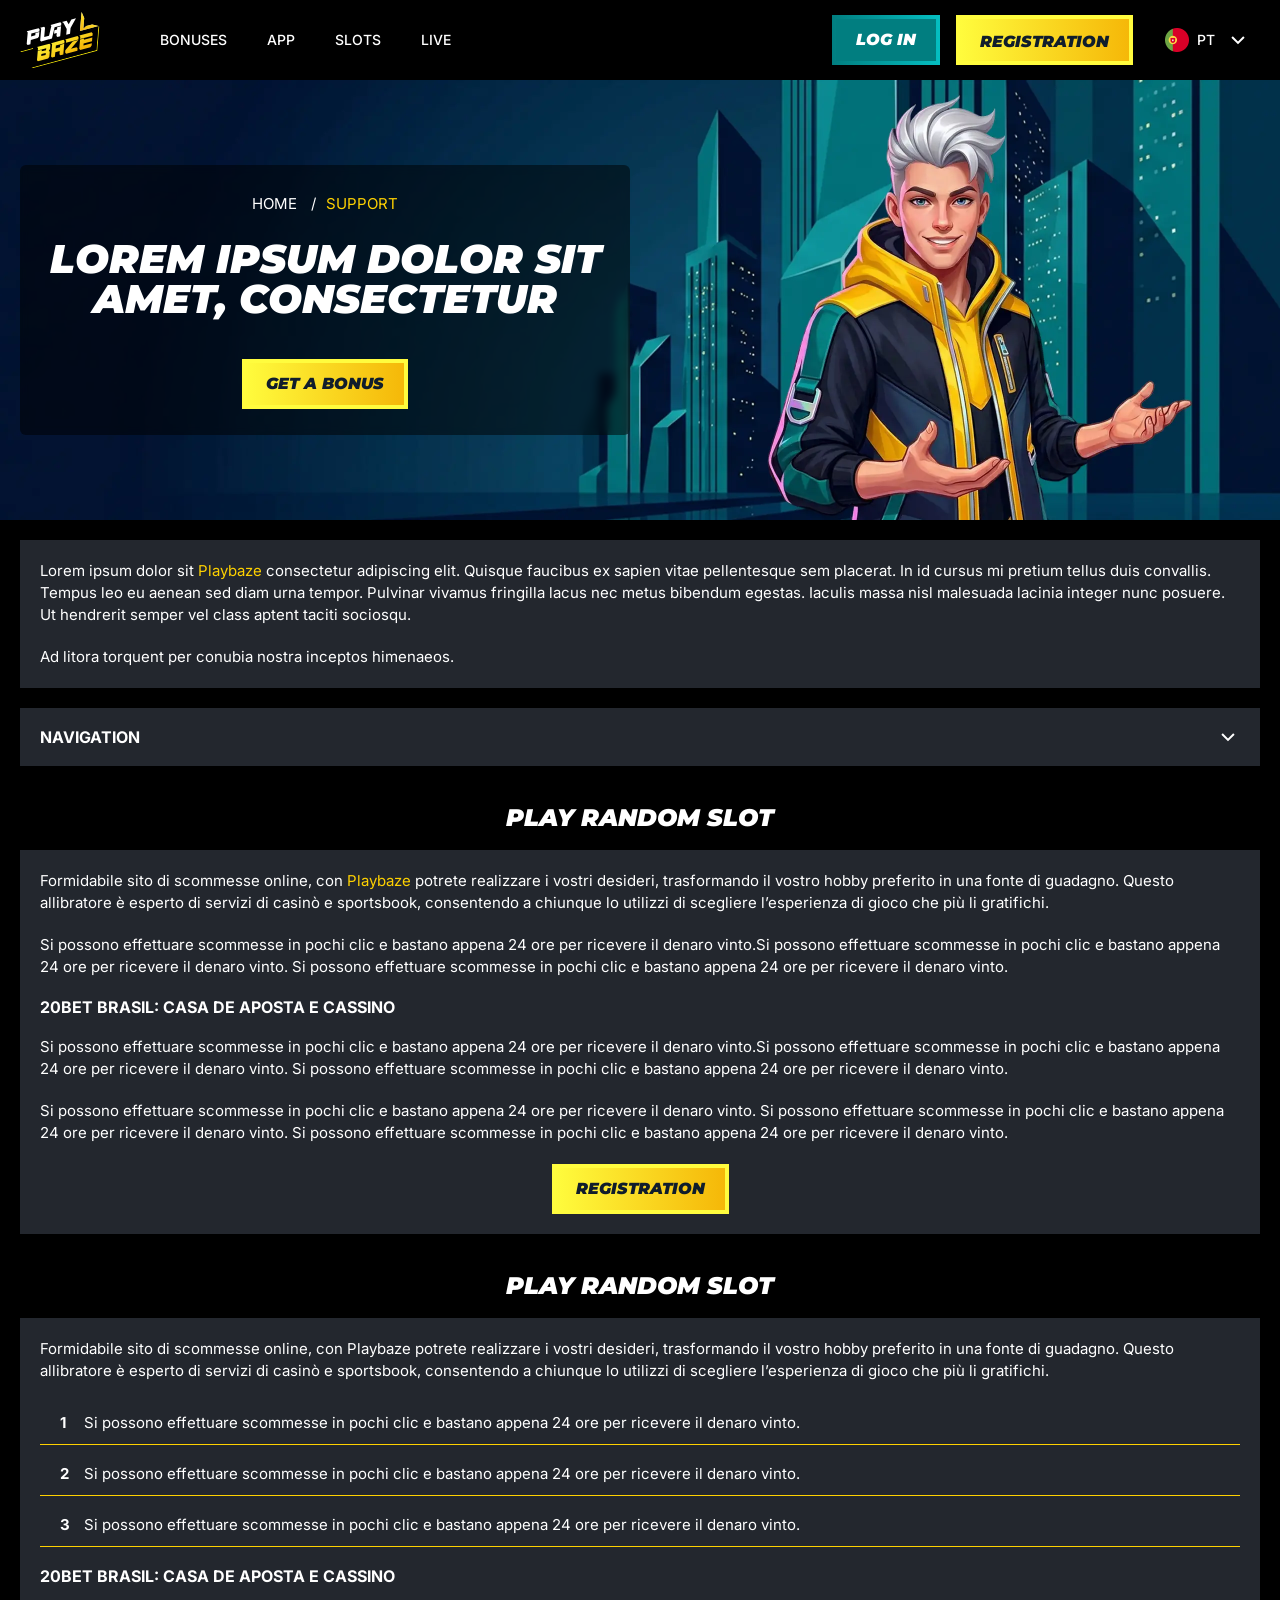
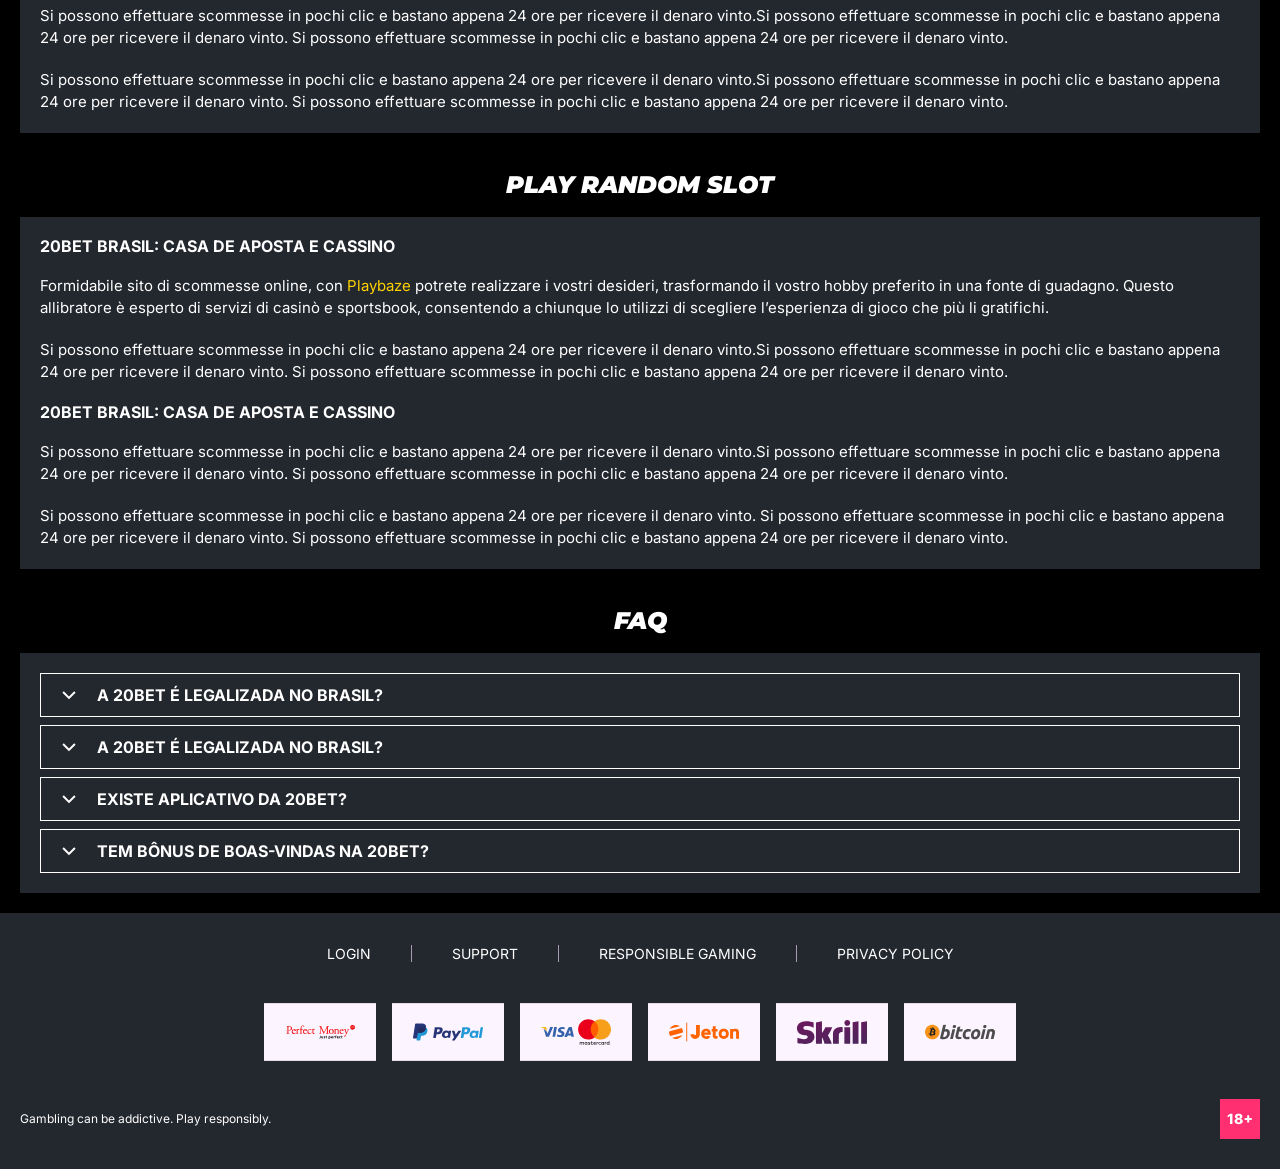
<file: support.html>
<!DOCTYPE html>
<html lang="en">
  <head>
    <meta charset="UTF-8" />
   
    <meta name="viewport" content="width=device-width, initial-scale=1.0" />
    <title>Playbaze </title>
    <meta name="description" content />
    <meta property="og:site_name" content />
    <meta property="og:title" content />
    <meta property="og:type" content="website" />
    <meta property="og:url" content />
    <meta property="og:image" content />
    <meta property="og:image:alt" content />
    <meta property="og:locale" content="en" />
    <meta property="og:description" content />
    <link rel="preconnect" href="https://fonts.googleapis.com" />
    <link rel="preconnect" href="https://fonts.gstatic.com" crossorigin="anonymous" />
      <link href="https://fonts.googleapis.com/css2?family=Montserrat:ital,wght@0,100..900;1,100..900&display=swap" rel="stylesheet">
   <link href="https://fonts.googleapis.com/css2?family=Inter:wght@100..900&display=swap" rel="stylesheet">
      <link rel="stylesheet" href="./css/reset.css" />
    <link rel="stylesheet" href="./css/main.css" />
    <link rel="stylesheet" href="./css/media.css"/>
    <link rel="icon" href="./images/Group.png" type="image/x-icon"/>
    <script
    src="https://code.jquery.com/jquery-3.6.1.min.js"
    integrity="sha256-o88AwQnZB+VDvE9tvIXrMQaPlFFSUTR+nldQm1LuPXQ="
    crossorigin="anonymous"
  ></script>
  </head>
  <body>
 <header class="header">
      <section class="content header__content">
        <a href="./index.html" class="logo header__logo"
          ><img src="./images/logo.svg" alt="logo" title
        /></a>
        <button class="header__btn-menu" >
          <svg width="16px" height="16px" viewBox="0 0 16 16" xmlns="http://www.w3.org/2000/svg">
              <rect y="0" width="16" height="3" rx="1.5"></rect>
              <rect y="6.5" width="16" height="3" rx="1.5"></rect>
              <rect y="13" width="16" height="3" rx="1.5"></rect>
            </svg>
        </button>

          <nav class="menu header__menu">
              <ul class="header__menu-list">
            <li>
              <a href="./bonus.html">
                <span>Bonuses</span>
              </a>
            </li>
            <li>
              <a href="./app.html">
                <span>App</span>
              </a>
            </li>
            <li>
              <a href="./slots.html">
                <span>slots</span>
              </a>
            </li>
            <li>
              <a href="./live.html">
                <span>live</span>
              </a>
            </li>
           
          </ul>
            <div class="header__button header__button-menu " >
              <a href="#" class="button  button__login-menu">Log In</a>
              <a href="#" class="button button__menu">Registration </a>
            </div>
           
          </nav>
            <a href="#" class="button button__login">Log In</a>
            <a href="#" class="button button__singup">Registration </a>
            <!-- <div id="clock" class="header__time">00:00</div> -->
              <div class="header__language">
                <div class="header__flag-wrap">
                  <a class="header__country" href="#">
                    <span><img src="./images/flag-pt.png" alt=" Flag" title /></span>
                      <span>pt</span>
                  </a>
                </div>
                <div class="header__flag-menu">
                  <ul>
                    
                    <li>
                      <a href="#" class="header__flag-link">
                        <span>
                          <img src="./images/flag-en.png" alt="flag" title />
                        </span>
                        <span>en</span>
                      </a>
                    </li>
                    <li>
                      <a href="#" class="header__flag-link">
                        <span>
                          <img src="./images/flag-de.png" alt="flag" title />
                        </span>
                        <span>de</span>
                      </a>
                    </li>
                     <li>
                      <a href="#" class="header__flag-link">
                        <span>
                          <img src="./images/flag-es.png" alt="flag" title />
                        </span>
                        <span>es</span>
                      </a>
                    </li>
                    <li>
                      <a href="#" class="header__flag-link">
                        <span>
                          <img src="./images/flag-pl.png" alt="flag" title />
                        </span>
                        <span>pl</span>
                      </a>
                    </li>
                     <li>
                      <a href="#" class="header__flag-link">
                        <span>
                          <img src="./images/flag.png" alt="flag" title />
                        </span>
                        <span>cz</span>
                      </a>
                    </li>
                     <li>
                      <a href="#" class="header__flag-link">
                        <span>
                          <img src="./images/flag-pt.png" alt="flag" title />
                        </span>
                        <span>pt</span>
                      </a>
                    </li>
                     <li>
                      <a href="#" class="header__flag-link">
                        <span>
                          <img src="./images/flag-it.png" alt="flag" title />
                        </span>
                        <span>it</span>
                      </a>
                    </li>
                     <li>
                      <a href="#" class="header__flag-link">
                        <span>
                          <img src="./images/flag-gr.png" alt="flag" title />
                        </span>
                        <span>gr</span>
                      </a>
                    </li>
                    <li>
                      <a href="#" class="header__flag-link">
                        <span>
                          <img src="./images/flag-hu.png" alt="flag" title />
                        </span>
                        <span>hu</span>
                      </a>
                    </li>
                  
                  </ul>
                </div>
              </div>  
      </section>
    </header>
     <main class="main home main-page">
        <section class=" hero hero__page">
           
            <div class="background background-page">
              <img src="./images/layout-images/bg-support.webp" alt="hero" title />
              
            </div>
            <div class="hero__wrapper hero__wrapper-page">
              <div class="hero__data hero__data-bonus">
                <ul
                class="breadcrumbs "
                
              >
                <li
                  
                >
                  <a href="#" >
                    <span >Home</span></a
                  >
                 
                </li>
                <li
                  
                >
                  <a href="#" > <span >Support</span></a>
                 
                </li>
              </ul>
                <h1 class="title general hero__title">
                Lorem ipsum dolor sit amet, consectetur
                </h1>
                 <!-- <p class="hero__text">The first thing that catches players' attention is the incredible simplicity of this casino.</p>
                -->
                <a href="#" class="button  hero__button ">Get a bonus</a>
               
              </div>
             
            </div>
          </section>
      <section class="main__wrap main__wrap-page">
       
       <section class="content__wrapper content__wrapper-page">
        <section class="content article">
            <p>
             Lorem ipsum dolor sit <a href="#">Playbaze</a> consectetur adipiscing elit. Quisque faucibus ex sapien vitae pellentesque sem placerat. In id cursus mi pretium tellus duis convallis. Tempus leo eu aenean sed diam urna tempor. Pulvinar vivamus fringilla lacus nec metus bibendum egestas. Iaculis massa nisl malesuada lacinia integer nunc posuere. Ut hendrerit semper vel class aptent taciti sociosqu.
            </p>
            <p>
             Ad litora torquent per conubia nostra inceptos himenaeos.
            </p>
          </section>
      
           <section class="content menu-review__content">
                <div class="menu__review-desk menu__review-content">Navigation</div>
                <ul class="menu__review menu__review-list">
                  <li><a href="#">Casa de Aposta e Cassino</a></li>
                    <li><a href="#">Casa de Aposta e Cassino</a></li>
                      <li><a href="#">Casa de Aposta e Cassino</a></li>
                        <li><a href="#">Casa de Aposta e Cassino</a></li>
                          <li><a href="#">Frequently Asked Questions</a></li>
                </ul>
             
          
          </section>
           <section class="content article article__box">
            <h2 class="title high article__title">Play Random Slot</h2>
           
           <div class="box">
             <p>
             Formidabile sito di scommesse online, con <a href="#">Playbaze</a> potrete realizzare i vostri desideri, trasformando il vostro hobby preferito in una fonte di guadagno. Questo allibratore è esperto di servizi di casinò e sportsbook, consentendo a chiunque lo utilizzi di scegliere l’esperienza di gioco che più li gratifichi.
            </p>
            <p>
             Si possono effettuare scommesse in pochi clic e bastano appena 24 ore per ricevere il denaro vinto.Si possono effettuare scommesse in pochi clic e bastano appena 24 ore per ricevere il denaro vinto. Si possono effettuare scommesse in pochi clic e bastano appena 24 ore per ricevere il denaro vinto.
            </p>
            <h3>20Bet Brasil: Casa de Aposta e Cassino</h3>
            <p>
             Si possono effettuare scommesse in pochi clic e bastano appena 24 ore per ricevere il denaro vinto.Si possono effettuare scommesse in pochi clic e bastano appena 24 ore per ricevere il denaro vinto. Si possono effettuare scommesse in pochi clic e bastano appena 24 ore per ricevere il denaro vinto.
            </p>
          
            <p>Si possono effettuare scommesse in pochi clic e bastano appena 24 ore per ricevere il denaro vinto. Si possono effettuare scommesse in pochi clic e bastano appena 24 ore per ricevere il denaro vinto. Si possono effettuare scommesse in pochi clic e bastano appena 24 ore per ricevere il denaro vinto.</p>
          <a href="#" class="button">Registration</a>
           </div>
          </section>
            <section class="content article article__box">
            <h2 class="title high article__title">Play Random Slot</h2>
           
           <div class="box">
             <p>
             Formidabile sito di scommesse online, con Playbaze potrete realizzare i vostri desideri, trasformando il vostro hobby preferito in una fonte di guadagno. Questo allibratore è esperto di servizi di casinò e sportsbook, consentendo a chiunque lo utilizzi di scegliere l’esperienza di gioco che più li gratifichi.
            </p>
              <ol>
              <li>Si possono effettuare scommesse in pochi clic e bastano appena 24 ore per ricevere il denaro vinto.</li>
              <li>Si possono effettuare scommesse in pochi clic e bastano appena 24 ore per ricevere il denaro vinto.</li>
              <li>Si possono effettuare scommesse in pochi clic e bastano appena 24 ore per ricevere il denaro vinto.</li>
            </ol>
             <h3>20Bet Brasil: Casa de Aposta e Cassino</h3>
            <p>
             Si possono effettuare scommesse in pochi clic e bastano appena 24 ore per ricevere il denaro vinto.Si possono effettuare scommesse in pochi clic e bastano appena 24 ore per ricevere il denaro vinto. Si possono effettuare scommesse in pochi clic e bastano appena 24 ore per ricevere il denaro vinto.
            </p>
           
            <p>
             Si possono effettuare scommesse in pochi clic e bastano appena 24 ore per ricevere il denaro vinto.Si possono effettuare scommesse in pochi clic e bastano appena 24 ore per ricevere il denaro vinto. Si possono effettuare scommesse in pochi clic e bastano appena 24 ore per ricevere il denaro vinto.
            </p>
           </div>
           
          
          </section>
            <section class="content article article__box">
            <h2 class="title high article__title">Play Random Slot</h2>
             
            <div class="box">
               <h3>20Bet Brasil: Casa de Aposta e Cassino</h3>
              <p>
             Formidabile sito di scommesse online, con <a href="#">Playbaze</a> potrete realizzare i vostri desideri, trasformando il vostro hobby preferito in una fonte di guadagno. Questo allibratore è esperto di servizi di casinò e sportsbook, consentendo a chiunque lo utilizzi di scegliere l’esperienza di gioco che più li gratifichi.
            </p>
            <p>
             Si possono effettuare scommesse in pochi clic e bastano appena 24 ore per ricevere il denaro vinto.Si possono effettuare scommesse in pochi clic e bastano appena 24 ore per ricevere il denaro vinto. Si possono effettuare scommesse in pochi clic e bastano appena 24 ore per ricevere il denaro vinto.
            </p>
            
            <h3>20Bet Brasil: Casa de Aposta e Cassino</h3>
            <p>
             Si possono effettuare scommesse in pochi clic e bastano appena 24 ore per ricevere il denaro vinto.Si possono effettuare scommesse in pochi clic e bastano appena 24 ore per ricevere il denaro vinto. Si possono effettuare scommesse in pochi clic e bastano appena 24 ore per ricevere il denaro vinto.
            </p>
          
            <p>Si possono effettuare scommesse in pochi clic e bastano appena 24 ore per ricevere il denaro vinto. Si possono effettuare scommesse in pochi clic e bastano appena 24 ore per ricevere il denaro vinto. Si possono effettuare scommesse in pochi clic e bastano appena 24 ore per ricevere il denaro vinto.</p>
     
            </div>
          </section>
        
           <section class="content faq article__box">
            <h2 class="title high faq__title">FAQ</h2>
          <div class="box">
              <ul class="faq__list " >
              <li class="faq__item"  >
                <h3 class="title medium faq__subtitle js-button-expander js-button-expander--faq"  >A 20Bet é legalizada no Brasil?
                 </h3>
                <div  class="faq__answer js-expand-content js-expand-content--faq" >
                  <p  >
                    Sim, a casa de apostas tem licença emitida por Curaçao, que é reconhecida no Brasil e a permite atuar por aqui.
                  </p>
                </div>
              </li>
              <li class="faq__item"  >
                <h3 class="title medium faq__subtitle js-button-expander js-button-expander--faq"  >A 20Bet é legalizada no Brasil?</h3>
                <div class="faq__answer js-expand-content js-expand-content--faq" >
                  <p  >
                    Sim, a casa de apostas tem licença emitida por Curaçao, que é reconhecida no Brasil e a permite atuar por aqui.
                  </p>
                </div>
              </li> 
              <li class="faq__item"  >
                <h3 class="title medium faq__subtitle js-button-expander js-button-expander--faq"  >Existe aplicativo da 20Bet?</h3>
                <div class="faq__answer js-expand-content js-expand-content--faq" >
                  <p  >
                   Sim, disponível para sistemas operacionais iOS e Android.
                  </p>
                </div>
              </li> 
              <li class="faq__item"  >
                <h3 class="title medium faq__subtitle js-button-expander js-button-expander--faq"  >Tem bônus de boas-vindas na 20Bet?</h3>
                <div class="faq__answer js-expand-content js-expand-content--faq" >
                  <p  >
                   O pacote especial para novos usuários da 20Bet paga 100% sobre o primeiro depósito, com limite de 600 BRL.
                  </p>
                </div>
              </li> 
             
            </ul>
          </div>
          </section>
          
          
        </section> 
        
        <div class=""  onclick="scrollToTop()">
          <button class="main__arrow" id="scrollToTopBtn"></button>
        </div> 
        
      </section>
    </main> 
     <footer class=" footer ">
      <section class="content footer__content">
        <ul class="footer__menu">
         <li><a href="./login.html">Login</a></li>
         <li><a href="./support.html">Support</a></li>
         <li><a href="./responsible.html">Responsible Gaming</a></li>
         <li><a href="./policy.html">Privacy Policy</a></li>
        
        </ul>
       
          <ul class="footer__cards-list">
           
            <li>
              <a href="#"
                ><img src="./images/footer-img1.svg" alt="cardvisa" title
              /></a>
            </li>
             <li>
              <a href="#"
                ><img src="./images/footer-img2.svg" alt="cardvisa" title
              /></a>
            </li>
              <li>
              <a href="#"
                ><img src="./images/footer-img3.svg" alt="cardvisa" title
              /></a>
            </li>
           
              <li>
              <a href="#"
                ><img src="./images/footer-img4.svg" alt="cardvisa" title
              /></a>
            </li>
           
              <li>
              <a href="#"
                ><img src="./images/footer-img5.svg" alt="cardvisa" title
              /></a>
            </li>
           
              <li>
              <a href="#"
                ><img src="./images/footer-img6.svg" alt="cardvisa" title
              /></a>
            </li>
           
           
          </ul>
       
        <div class="footer__wrapp">
          <div class="footer__text">
           
            <p>Gambling can be addictive. Play responsibly. 
</p>
           
          </div>
          <div class="footer__age">
            <img src="./images/age.svg" alt="age" title />
          </div>
        </div>
      
      </section>
    </footer>
    <script src="./js/sidebar.js" defer></script>
    <script src="./js/expander.js" defer></script>
    <script src="./js/mobile-menu.js" defer></script>
    <script src="./js/flag.js" defer></script>
       <script src="./js/arrowUp.js" defer></script>
  </body>
</html>
</file>
<file: css/main.css>
html{
    -webkit-text-size-adjust: 100%;
    scroll-behavior: smooth;
  }
  
  body {
      display: block;
      position: relative;
      width: 100%;
 background: #000000;


  font-family: 'Inter', sans-serif;

      font-size: 15px;
      font-weight: 400;
      line-height: 22px;
      text-align: left;
      color: #FFFFFF;
      overflow-x: hidden;
    }
  
    
    .content {
      display: block;
      position: relative;
      width: 100%;
      max-width: 1020px;
      max-width: 100%;
      /* overflow: hidden; */
      border-radius: 0px;
  background: #23272E;

      padding:20px;
      margin: 0 auto 20px auto;
    }
    
    h1,
    h2,
    h3,
    h4,
    .title {
      display: block;
      position: relative;
      font-size: 40px;
      font-weight: 900;
      line-height: 100%;
      text-align: center;
      color: #FFFFFF;
     
      font-style: italic;
    }
    
    h1,
    .title.general {
      text-transform: uppercase;
      font-family: 'Montserrat', sans-serif;
    }
    
    h2,
    .title.high {
      display: flex;
      align-items: center;
      justify-content: center;
      font-size: 24px;
      line-height: 100%;
      font-weight: 900;
      color: #ffffff;
      text-transform: uppercase;
      font-family: 'Montserrat', sans-serif;
    }

    
    h3,
    title.medium {
     font-weight: 700;
      font-size: 16px;
      line-height: 18px;
      text-align:left;
     color: #ffffff;
     font-style: normal;
      text-transform: uppercase;
    }
    
    article > *,
    .article > *,
    .desk > * {
      margin-top: 20px;
    }
    
    article > *:first-child,
    .article > *:first-child,
    .desk > *:first-child {
      margin-top: 0 !important;
    }
    
    article > h2,
    .article > h2,
    .desk > h2 {
      margin-top: 32px;
    }
    
    article > h3,
    .article > h3,
    .desk > h3 {
      margin-top: 16px;
    }
    
    .button {
      
      position: relative;
    display: inline-block;
      min-width: 166px;
      height: 50px;
      border-radius: 0px;
 background: linear-gradient(90deg, #FFFD3E 0%, #F5B607 100%);
font-family: 'Montserrat', sans-serif;
      overflow: hidden;
      font-size: 16px;
      font-weight: 900;
      line-height: 18px;
      text-align: center;
      text-decoration: none;
      text-transform: uppercase;
      color:#101D2C;
      white-space: nowrap;
      cursor: pointer;
      padding: 16px 24px;
      margin: 0 auto;
    font-style: italic;
      transition: all 0.5s;
    }

    .button::after,.banner__btn::after{
 content: ''; 
  display: block;
  position: absolute; 
  top: 0;
  left: 0;
  right: 0;
  bottom: 0;
  padding: 4px;
background: linear-gradient(90deg, #FFFC3E 0%, #FFFC3E 100%);
mask: linear-gradient(#fff 0 0) content-box, linear-gradient(#fff 0 0);
    -webkit-mask-composite: destination-out;
  border-radius: 0px; 
    }

    
    

    
    .button:hover {
      /* transform: scale(1.1); */
 background: #017E80;
 color: #ffffff;

    }
    
    
    .header,
    .main ,.footer {
      display: flex;
      position: relative;
      justify-content: space-between;
      align-items: center;
     
      max-width: 1440px;
      max-width: 100%;
      
      margin: 0 auto;
    }
    
    .background{
      display: block;
      position: absolute;
      bottom: 0;left: 0;
      height: 100%;
      width: 100%;
      overflow: hidden;
    }
    
    .background img{
      position: relative;
      width: 100%;height: 100%;object-fit: cover;
      
    }

    .background-page img{
      border-radius: 0;
    }
    
    .images img{
      border-radius: 0px;
      width: 100%;
      height: 100%;
      overflow: hidden;
      display: block;
    }

    .faq {
      overflow-anchor: none;
    }
    
    /* -------------------HEADER---------------- */
    .header {
      position: fixed;
      top: 0;
      left: 0;
      right: 0;
      width: 100%;
      z-index: 100;
  background: #000000;

    }
    
    .header__content {
      position: relative;
      display: flex;
      flex-direction: row;
      align-items: center;
      justify-content: space-between;
      max-width: 1300px;
      max-height: 80px;
      border-radius: 0;
background: #000000;

      padding: 16px 30px;
      margin: 0 auto;
    }
    
    .logo {
      display: block;
      position: relative;
      flex: 0 0 80px;
      margin-right: 40px;
    }
    
    .logo img {
      display: block;
      position: relative;
      width: auto;
      max-height: 56px;
    }
    
    .logo:hover{
      transform: scale(1.1);
    }
    .header__menu {
      display: flex;
      white-space: nowrap;
      max-height: calc(100vh - 70px);
    /* overflow-y: auto; */
    }
    
    
    
    .header__menu-list {
      display: flex;
      justify-content: center;
      align-items: center;
      white-space: nowrap;
      flex: 1 1 auto;
/*       
     background: #274B50;
      border-radius: 50px; */
     


    }
    .header__menu-list li {
      display: block;
      padding:  13px 20px;
      padding: 20px;
    }
    
    .header__menu-list li a {
      display: inline-flex;
      position: relative;
      align-items: center;
      font-weight: 500;
     
      font-size: 14px;
      line-height: 20px;
      
      text-transform: uppercase;
      color:#FFFFFF;
      transition: all 0.5s;
     
    }
    
    .header__menu-list li:hover a {
   color: #FED100;
    }
    
    .menu a{
      display: none;
    }
    
  
    span {
      display: inline-block;
    }
    
    .header__menu-list a img,
    .header__flag img {
      width: 32px;
      height: 24px;
      vertical-align: middle;
    }
    
    /* .header__menu-list a span:last-child {
      margin-left: 16px;
    } */
    
    .header__flag span:first-child {
      flex: 0 1 32px;
      margin-right: 8px;
      
    }

    .header__menu-wrap {
    display: none;
    display: block;
    position: absolute;
    left: 0;
    top: 55px;
    min-width: 120px;
    height: auto;
    background: #102C30;
    border-radius: 6px;
    padding: 8px 16px;
    z-index: 100;
    overflow-y: hidden;
}

.header__menu-wrap ul{
  display: flex;
  flex-direction: column;
  gap: 8px;
}
.header__menu-wrap ul li{
  padding: 0;
}

.header__menu-wrap ul li:hover{
  background: none;
  
}
/* .header__menu-list li:first-child a ,.header__menu-list li:nth-child(3) a{
    position: relative;
    padding-right: 25px;
} */

.header__menu-list .header__menu-item {
    display: none;
}

.header__menu-list li:first-child .header__menu-item {
    padding-left: 0;
}


.header__menu-list > li {
  position: relative;
}

/* .header__menu-wrap ul li:nth-last-child(-n+4){
  display: block;
}

.header__menu-list li:nth-last-child(-n+5) {
    display: none;
} */

.header__menu-list li .header__menu-wrap ul li a{
  color:#FFFFFF !important;
  padding-right: 12px;
}

.header__menu-list li .header__menu-wrap ul li a:hover{
text-decoration: underline !important;
}

.header__menu-list li .header__menu-wrap ul li a::after{
  display: none;
}

.header__menu-wrap.js-expand-content.expanded {
  height: auto;
}
/* .header__menu-list li:first-child a::after, .header__menu-list li:nth-child(3) a::after{
  content: '';
  display: block;position: absolute;
  width: 20px;height: 20px;
  right: 0;
  top: 50%;
  transform: translateY(-50%);
  background: url(../images/menu-arrowDown.svg) no-repeat center center / contain;
  transition: transform 0.5s ease;
}

.header__menu-list li:first-child.active a::after,.header__menu-list li:nth-child(3).active a::after{
transform: translateY(-50%) rotate(180deg);
}

.header__menu-list li:first-child:hover a::after,.header__menu-list li:nth-child(3):hover a::after{
transform: translateY(-50%) rotate(180deg);
} */

li.active .header__menu-wrap{
display: flex;
  gap: 8px;
}
    .header__flag {
      display: flex
;
    align-items: center;
      margin-left: 24px;
      font-weight: 600;
      color:#ffffff;
      text-transform: uppercase;
    }

    .button__login:hover{
   background: linear-gradient(90deg, #FFFD3E 0%, #F5B607 100%);
color:#101D2C ;
    }

    .button__login{
      line-height: 18px;
        min-width: 107px;
        height: 50px;
        color: #ffffff;
     background: #017E80;

        padding: 16px 24px;
        margin: 0 16px 0 auto;
    }

    .button__login::after,.casino__buttons::after,.bonuses__button::after,.banner__btn:first-child::after{
 content: ''; 
  display: block;
  position: absolute; 
  top: 0;
  left: 0;
  right: 0;
  bottom: 0;
  padding: 4px;
background:  linear-gradient(270deg, #05BEC1 0%, #017E80 100%);
mask: linear-gradient(#fff 0 0) content-box, linear-gradient(#fff 0 0);
    -webkit-mask-composite: destination-out;
  border-radius: 0px; 
    }
   
   

 
 .button__singup{
  line-height: 22px;
  min-width: 102px;
  height: 50px;
  padding: 16px 24px;
background: linear-gradient(90deg, #FFFD3E 0%, #F5B607 100%);

    margin: 0;
 }
 .button__singup:hover{
  transform: none;
 }


    
    .header__btn-menu{
      display: block;
      flex: 0 1 auto;
      min-width: 0;
      border:1px solid #ffffff; 
      border-radius: 10px;
  background: #000000;

      padding: 12px;
      margin-left: 12px;
      order: 3;
     
      
    }
    
    
    svg {
      position: relative;
      fill: #ffffff;
      line-height: 1;
      vertical-align: 1;
    }
      .header__time{
        color:#FFFFFF;
        position: relative;
        padding-left: 28px;
        margin-left: 24px;
    }
     
       .header__time::before{
      content: '';
      display: block;position: absolute;
      top: 50%;
      transform: translateY(-50%);
      width: 18px;height: 18px;
      left: 1px;
      background: url(../images/clock.svg) no-repeat center center / contain;
    } 

     .header__country {
  display: flex;
  align-items: center;
  gap: 8px;
  border-radius: 20px;
  padding: 13px 45px 13px 16px;
  margin-left: auto;
}

.header__language {
  position: relative;
  margin-left: 16px;
  
}

.header__country span:last-child {
  color: #ffffff;
  font-weight: 500;
  font-size: 14px;
  line-height: 100%;
  text-transform: uppercase;
  transition: all 0.5s;
}

.header__country img,
.header__flag-link img {
  width: 24px;
  height: 24px;
  vertical-align: middle;
}

 .header__country::after{
  content: "";
    position: absolute;
    display: block;
    width: 24px;height: 24px;
    top: 50%;
    transform: translateY(-50%);
    right: 10px;
    background: url(../images/menu-arrowDown.svg)no-repeat center center / contain;
    transition: transform 0.3s ease-in-out;
}

.header__country.active::after{
  transform: translateY(-50%) rotate(180deg);
  
}   
   
.header__country span:last-child{
  color: #ffffff;
  font-weight: 500;font-size: 14px;
  line-height: 100%;
  text-transform: uppercase;
  
}

.header__country img,.header__flag-link img{
  width: 24px;height: 24px;
  vertical-align: middle;
}
.header__flag-menu {
  /* display: none; */
  position: absolute;
  top: 40px;
 right: 0;
  height: auto;
  border-bottom-right-radius: 0px;
  border-bottom-left-radius: 0px;
background: #000000;

width: 100%;

  z-index: 9999;
  transform: translateY(-10px);
    opacity: 0;
    visibility: hidden;
    transition: all 0.5s 
ease;
  top: calc(100% + 5px);
  max-height: calc(100vh - 64px);
  height: 160px;
  padding: 4px 0 8px 0;
  
  
}
.header__flag-menu.active::-webkit-scrollbar {
  /* display: none; */
 
  width: 4px;
 max-height: 60px;
  
  
}

.header__flag-menu.active::-webkit-scrollbar-thumb {
  background: #FFEA00;

}



.header__flag-link {
  display: flex
;
  flex-direction: row;
  align-items: center;
  justify-content: flex-start;
  /* padding: 0 16.5px; */
  gap: 9px;
}
.header__flag-menu.active {
  display: block;
}


.header__flag-menu ul li + li {
  margin-top: 8px;
}

.header__flag-link:last-child span {
  font-weight: 500;
  color: #ffffff;
  text-transform: uppercase;
}
.header__country.active {
  border-bottom-right-radius: 0;
  border-bottom-left-radius: 0;
}
.header__flag-link {
  display: flex;
  flex-direction: row;
  align-items: center;
  justify-content: flex-start;
  padding: 0 16.5px;
      padding: 5px 16px 5px 16px;
  gap: 9px;
}
.header__flag-menu.active {
  display: block;
  overflow-y: auto;
    /* max-height: calc(100vh - 80px); */
        transform: translateY(0);
    opacity: 1;
    visibility: visible;
    border-top: 1px solid #FED100;

}

.header__flag-menu ul li{
  transition: all 0.5s;
}

.header__flag-menu ul li:hover{
  background-color: rgba(255, 255, 255, .2);
}
.header__flag-menu ul li:hover .header__flag-link:last-child span {color:#FF4949 ;}

.header__flag-menu ul li + li {
  margin-top: 5px;
}

.header__flag-link:last-child span {
  font-weight: 500;
  color: #ffffff;
  text-transform: uppercase;
}
    /* ------------------ MAIN------------- */
    .main.home{
      display: flex;
     
    }
    
    .main__wrap {
      display: flex;
      position: relative;
      flex: 1 1 100%;
      justify-content: center;
      align-items: stretch;
      max-width: 1300px;
      padding: 20px 30px;
      margin: 0 auto;
    }
    
    
    
   
    .menu__review-content::after {
      content: "";
      position: absolute;
      right: 20px;
      top:50%;
      transform: translateY(-50%);
      width:24px;
      height:24px;
     background: url(../images/faq-arrowDown.svg) no-repeat center center / contain;
      transition:  all 0.5s;
    }

   
    
   
    
    .menu__review-content.active::after {
    
      transform: translateY(-50%) rotate(180deg);
    }
    
    .menu-review__content{
     overflow: hidden;
      padding: 0;
      margin-bottom: 20px;
    background: transparent;
    }
  
    .menu__review-content{
      position: relative;
      padding:20px 60px 20px 20px;
      color:#ffffff;
     
      font-size: 16px;line-height: 18px;
      font-weight: 700;
      border-radius: 0px ;
      text-transform: uppercase;
background: #23272E;

    }

   
    .menu__review li a {
     color: #ffffff;
      position: relative;
      display: flex;
     text-transform: uppercase;
       font-size: 14px;
       line-height: 130%;
    }
  
    .menu__review li:hover a{
      color:#FFEA00;
      font-weight: 700;
      padding-left: 20px;
     
      
    }

     .menu__review li:hover a::before{
      content: '';
      display: block;
      position: absolute;
      left: 10px;
      width: 3px;height: 3px;border-radius: 50%;
      background: #FED100;
top: 50%;
transform: translateY(-50%);
     }

    .menu__review li:hover{
      /* border-left: 2px solid #054146; */
     
    }
   
   
     
    .menu__review.active{
      display: block;
     margin-top: 10px;
      border-radius: 0 0 6px 6px;
    }
    .menu__review-list{
      padding: 0;
    }
    .menu__review-list li{
      padding: 8px 20px;
      transition: all 0.5s;
      
    }
    .content__wrapper {
      
    
      flex: 0 1 100% ;
    }

    
  
      
    /* -----------hero ----------- */
    .content__wrapper{
      position: relative;
       
     
    
    }
    
    .hero{
      padding: 0;
      min-height: 440px;
      display: flex;
      background:none;
  
      align-items: center;
      padding: 24px 24px 24px 0;
  }
    
    .hero__wrapper {
     
      display: flex;
      align-items: center;
     
    }
    
  
    .hero__data{
    display: block;
      position: relative;
        max-width: 610px;
        text-align: center;
      padding: 20px; 
    
      background: #151A1F;

    }
    
    .hero__title{
     
      text-align: center;
     font-style : italic;
    }
  
    .hero__data p{
      color:#ffffff;
      font-weight: 400;
      text-transform: none;
    
      margin-top: 16px;
    }
    
    
    .hero__rating {
      display: flex;
      font-weight: 400;
      align-items: center;
      justify-content: center;
      text-transform: uppercase;
      color:#ffffff;
      
      margin-bottom: 16px;
        
    }
    
    .hero__rating p{
       text-transform: uppercase;
     margin-right: 10px;
     margin-top: 0;
    
     
    }
    .hero__button{
      display: inline-block;
    
      margin-top: 40px;
      
      
      
    }

    .hero__data  li:nth-child(1) span{
      font-weight: 400;
      padding-left: 0;
    }
    .hero__data span{
      font-size: 15px;
      font-weight: 400;
      line-height: 18px;
     
        color:#FFFFFF;
        white-space: nowrap;
    }
.hero__data span:first-child{
  font-weight: 700;
  color:#FED100;
}
    
    
   .hero__data .hero__span{
      font-weight: 400;
      font-size: 12px;line-height: 18px;
      color:#ffffff;
    }
    
    
    
 

/* ------------features------ */
.features{
 
}
  
.features__wrap {
  display: flex;
  gap:20px;
}
.features__list,
.features__table {
 
  
  border-radius: 6px;
  

}

.features__title,.casino__title{
  margin-bottom: 20px;

}

.features__list li {
  display: flex;
  gap: 8px;
  position: relative;
   padding: 24px 16px ;
}

/* .features__list li + li,
.features__table tr + tr {
  margin-top: 8px;
} */

.features__table tr,.features__list li{
/* background: #FFFFFF;

border-radius: 6px; */
  color:#3C404B;
}


.features__table {
border-collapse: separate;
display: flex;
width: 100%;
gap: 20px;
}

.features__table tbody{
  width: 100%;display: grid;
  grid-template-columns: repeat(1,1fr);

 background: #000000;

}

.features__table tr {
  font-weight: 700;
  display: flex;
  flex-direction: row;
  align-items: center;
  text-align: left;
  gap: 10px;
  text-transform: none;
  padding: 12px 20px;
 color: #ffffff;

border-radius: 0px;

}




.features__table tr td:last-child{
  font-weight: 400;
  padding-left: 0;

 

}

.features__table tr td:first-child{
  font-weight: 700;
  text-transform: none;
  color: #FED100;
  
 
}
.features__table tr td img{
  width: 24px;height: 24px;
  display: block;
}

.features__table td {
  width: 100%;
}



/* -------------banner---------------- */

.banner {
  display: flex;
  align-items: center;
  justify-content:flex-start;
  overflow: hidden;
  width: 100%;
  min-height: 368px;
  padding:  20px 20px 20px 80px;
  background: transparent;
    border-radius: 0px;
    margin-bottom: 20px;

  
}

.banner__info {
  display: flex;
 
  flex-direction: column;
  align-items: center;
  position: relative;
  max-width: 570px;
   font-style: italic;
  text-align: center;
 
  border-radius: 20px;
  padding: 16px;
}

.banner .banner__title-main {
  flex-direction: column;
  align-items:center;
  width: auto;
 font-style: italic;
  font-weight: 900;
  line-height: 125%;
    font-size: 40px;
  width: 100%;
  color: #ffffff;
  text-align: center;
  text-transform: uppercase;
  margin-bottom: 12px;
  padding-left: 0;
  padding-right: 0;
  border-left: none;
}

.banner .banner__title::after,.banner .banner__title-main::before, .banner .banner__title-main::after {
  display: none;
  
}

.banner__subtitle{
  position: relative;
  color: #FFFFFF;
  font-size: 17px;
  line-height: 125%;
  font-weight: 700;
  text-align: center;
  text-transform: uppercase;
  font-style: normal;
  margin-bottom: 40px;
  
}



.banner__button {
  
 margin-left:auto;
}



   
        /* ----------------review------------- */
    
      
        .article {
          display: flex;
          flex-direction: column;
        }
        .article ul li{
          position: relative;
          padding-left: 15px;
          
        }
    
        .article ul li + li,.article ol li + li{
          margin-top: 8px;
        }
    
        .article ul li::before{
          content:'';
          position: absolute;
          left: 20px;
          top:50%;
          transform: translateY(-50%);
          width: 6px;height: 2px;
          border-radius: 50%;
          background: #ffffff;

        }

        .article-page ul li::before{

          background:#054146;
        }

       

       
    
    
        .article .box .button{
          margin: 20px auto 0 auto;
              width: fit-content;
    display: block;

        }

        .article__background .article__button:hover{
          background: #2E9344;

        }
  
    

        .article a:not(.button){
            color:#FED100; 
            font-weight: 400;
            
        }

        .article a:not(.button):hover{
          color: #05BEC1;
        }

        /* для нумерованного списка */

.article ol {
  counter-reset: ol;
  position: relative;
  
}

.article ol li {
  counter-increment: ol;
   
  position: relative; 
  padding-left: 20px;}

.article ol li::before {
  content: counter(ol) "  "; 
  display: inline-block;
  position: absolute;
  font: inherit;
  font-weight: 700;
  color: #ffffff;
  left: 20px;
 
}

.article ol li,.article ul li{
  padding: 10px 10px 10px 44px;
  border-bottom: 1px solid #FED100;
}

/*  */
.article__box{
  background: transparent;
  padding:  0 ;
}
.box{
background: #23272E;
padding: 20px;
margin-top: 0;
}

.box > * + *{
  margin-top: 20px;
}
.article__box h2{
  padding: 20px;
  margin-bottom: 0;
}
    
        /* ------------sidebar-right----------- */
    
        .menu__casino{
          display: flex;
          flex-wrap: wrap;
          gap:8px;
          align-items: center;
          padding: 8px;
        }
    
        .menu__casino li a{
          border-radius: 10px;
          overflow: hidden;
        }
  
        .menu__casino li a img{
          display: block;
          border-radius: 12px;
        }
    
    
        .main__sidebar-right{
          margin-bottom: 0;
        }
      /* --------------rating------------------- */
      .ratings__list {
  display: flex;

  flex-wrap: wrap;
  gap: 20px;
  display: grid;
  grid-template-columns: repeat(6,1fr);
}

.ratings__list li {
  position: relative;
  display: flex;
  justify-content: center;
  flex-direction: column;
  width: 100%;

  color: #ffffff;
}

.ratings__content {
  display: flex;
  flex-direction: column;
  gap: 4px;
  margin-bottom: 16px;
  margin-top: 16px;
}

.ratings__info {
  display: flex;
  flex-direction: column-reverse;
  justify-content: center;
  align-items: center;
  font-size: 15px;
  line-height: 22px;
  font-weight: 400;
 background: #ECF5F8;

  border-radius: 6px;
  color: #185A61;
  text-transform: uppercase;
  gap: 8px;
  padding: 16px 20px ;
}

.ratings__list p {
  font-size: 15px;
  line-height: 22px;
  font-weight: 700;
  text-transform: uppercase;
 text-align: center;
  color: #185A61;
}

.ratings__img {
  display: flex;
  gap: 4px;
}

.ratings__img img {
  width: 32px;
  height: 32px;
}




.ratings__data span:first-child {
  font-weight: 700;
}

    /* ----------faq----------------------- */
    .faq{
      
    }
    
    .faq__subtitle {
      position: relative;
      font-weight: 700;
      font-size: 16px;
      line-height: 18px;
      text-align: left;
      color: #ffffff;
background: transparent;
border: 1px solid #FFFFFF;
      border-radius: 0px;
      text-transform: uppercase;
   font-style: normal;
      cursor: pointer;
      padding: 12px 16px 12px 56px;
    }
    
    
  
    .faq__title{
      margin-bottom: 20px;
    }
    
    .faq__subtitle::after {
      content: "";
      display: block;
      position: absolute;
      top: 50%;
      transform: translateY(-50%);
      left: 16px;
      width: 24px;
      height: 24px;
      background: url(../images/faq-arrowDown.svg) no-repeat center center / contain;
      transition: transform 0.3s ease-in-out;
    }
    
    .faq__subtitle.active::after {
    
      transform: translateY(-50%) rotate(180deg); 
    }
    
    .faq__item{
      position: relative;
      
    }
    
    .faq__item + .faq__item{
      margin-top: 8px;
    }
    .faq__subtitle.active {
  
border-radius:  0;
    }
    
    .faq__answer {
      position: relative;
background: #FED100;

   color:#101D2C;
      border-top: none;
     border-radius:0 ;
      padding:  12px 16px;
      margin-top: 4px;
    }
    
    .js-expand-content {
      display: none;
      overflow: hidden;
    }
    
    .js-expand-content.expanded {
      height: 100%;
    }
    
    
    /* ---------main__arrow------ */
    .main__arrow {
      display: block;
      position: fixed;
      width: 32px;
      height: 32px;
      right: 20px;
      bottom: 80px;
     
    overflow: hidden;
    border-radius: 0px;
      background: url(../images/ArrowUp.svg) no-repeat center center / contain;
      z-index: 100;
  
      
  }

  .content:last-child{
    margin-bottom: 0;
  }
    
    /* ------------footer----------------- */
    .footer{
       display: flex;
      position: relative;
  background: #23272E;

    }
    
    .footer__content{
      display: flex
;
    flex-direction: column;
    align-items: center;
      gap:32px;
      max-width: 1280px;
      padding: 30px 20px;
      /* padding: 30px 10px 10px 30px; */
      background: transparent;
      margin-bottom: 0;
      
    }
    .footer__menu{
      display: flex;
      justify-content:center;
      gap: 40px;
      flex-wrap: wrap;
    }
    
   

    .footer__menu li a{
      font-weight: 400;text-transform: uppercase;
        position: relative;
        font-size: 14px;
        line-height: 160%;
        color:#ffffff;
      
        transition: all 0.5s;
    
    }
     .footer__menu li:not(:last-child) a{
      padding-right: 40px;
      border-right: 1px solid #AA98B0;

     }

    .footer__menu li:hover a{
color: #FED100;
    }
    .footer__info{
        position: relative;
    }

    
    .footer__info a{
     
      color: inherit;
    
    } 
    
    .footer__cards-list {
      display: flex;
      flex-wrap: wrap;
      align-content: center;
      justify-content: center;
      align-items: center;
      gap:16px;
      
    }
    
    
    
    .footer__cards-list li img {
      width: 100%;
      
      height: auto;
      display: block;
    }

    .footer__cards-list li{
      transition:  all 0.5s;
    }
    .footer__cards-list li:hover{
      transform: scale(1.1);
    }
    
    .footer__text{
      text-align: center;
  
      
    }
    
    .footer__text p{
      color: #FFFFFF;
      font-size: 12px;
      font-weight: 400;
      line-height: 22px;
    }
    
    .footer__text p + p {
      margin-top: 8px;
    }
    
    .footer__wrapp{
      display: flex;
      width: 100%;
      flex-direction: row;
      justify-content: space-between;
      align-items: center;
      gap: 20px;
      padding: 0;
    }
    
    
    
    .footer__age img{
     max-width: 40px;
     max-height: 40px;
     display: block;
    }
    
    .footer__information{
      display: flex;
      justify-content: center;
    }
    
    .footer__information li + li{
      margin-left: 24px;
    }

    .footer__copy{
color: #0B3338;
font-size: 14px;
line-height: 16.41px;
text-align: center;
    }
    
/* --------------bonus page------------- */


    .breadcrumbs {
      display: flex;
      text-align: center;
      flex-wrap: wrap;
      text-align: center;
      justify-content: center;
      margin-bottom: 16px;
      white-space: nowrap;
    
    }
    
    .breadcrumbs li:not(:last-child) a {
      padding-left: 0;
    }
    
    .hero__data .breadcrumbs li a span{
      /* font-weight: 400; */
      color: #ffffff;
      padding: 10px;
      text-transform: uppercase;
      font-style: normal;
      white-space: wrap;
    }
    
    .breadcrumbs li:first-child a:hover span{
      color: #EB5851;
    }
    
    .breadcrumbs li:last-child a span{
      font-weight: 400;
      color: #FED100;
      cursor: default;
    }
    
    .breadcrumbs > li:not(:last-child):after {
      content: "/";
      font-style: normal;
      position: relative;
      color: #ffffff;
      
    }
    
    .main-page.home{
   
      padding-top: 80px;
      display: block;
    }
    
    .main__wrap-page{
      justify-content: flex-start
    }
    
    .home .hero__page{
     
      position: relative;
        width: 100vw;
        display: flex
    ;
        justify-content: start;
        align-items: center;
        background: linear-gradient(to right, rgba(23, 25, 35, 0.8) 100%, rgba(23, 25, 35, 0.6) 40%, rgba(23, 25, 35, 0.2) 70%, rgba(23, 25, 35, 0.8) 80%);
        padding-top: 24px;
        padding-bottom: 24px;
        padding-left: calc(50% - 620px);
        padding-right: calc(50% - 600px);
       
    }

    .hero__data-page{
      max-width: 600px;
      padding: 32px;
    }
    
    .hero__data .hero__text-page{
      font-size: 15px;
      text-transform: none;
      margin-bottom: 32px;

    }

    
    
    .content__wrapper-page{
      top:0;
    }
    
    .content.bonuses {
      
    }
    
    .bonus__title{
      margin-bottom: 20px;
    }
    .bonuses__list {
  
      gap: 20px;
      display: grid;
      grid-template-columns: repeat(2, 1fr);}

            
    
    .bonuses__item {
      position: relative;
border: 1px solid #FED100;
display: flex;flex-direction: column;
align-items: center;
background: #000000;

      border-radius: 0px;
      padding: 0;
      overflow: hidden;
    }
    
    .bonuses__item > * {
      position: relative;
    }
     
    .bonuses__item + .bonuses__item {
      margin-top: 0;
    }
    
    .bonuses__item:before {
      display: none;
    }
    
    .images-wrap {
    width: 100%;
    height: 100%;
    
    display: flex;
    justify-content: center;
    align-items: center;
}

 .bonuses__img {
  width: 100%;
      height: 100%;
    
      max-width: 100%;
 }
    .bonuses__img img {
      display: block;
      width: 100%;
      height: 100%;
      object-fit: cover;
      max-width: 100%;
    }
    
    .bonuses__desc {
    z-index: 1;
  
      padding:  32px 20px ;
    }
    
    .bonuses__desc .wrap {
    
      border-radius: 3px;
      color: #FFFFFF;
      z-index: 1;
      width: 100%;
    }
    
    .bonuses__icon {
      background-color: #fff;
      width: 80px;
      height: 80px;
      border-radius: 50%;
      position: absolute;
      top: -40px;
      left: 0;
      right: 0;
      margin: auto;
     
      display: flex;
      
      align-items: center;
      
      justify-content: center;
    }
    
    .title.bonuses__title {
      flex-direction: column;
      color: #FED100;
      font-size: 24px;
      line-height: 100%;
      border: none;
      align-items: center;
      padding-left: 0;
      position: relative;
    }
  
    
    .bonuses__text {
      position: relative;
      margin-top: 16px;
      color: #FFFFFF;
      text-align: center;
    }

        
    .bonuses__text p {
      margin-top: 0;
      color:#FFFFFF;
      text-transform: none;
    }
     .bonuses__text > p + p{
      margin-top: 16px;
     } 
    
    .bonuses__buttons {
     
      display: flex;
     
      justify-content: center;
     flex-wrap: wrap;
      gap: 8px;
      margin-top: 32px;
    }
    
    .bonuses__button {
      background: #017E80;
color: #ffffff;
      width: max-content;
      
      margin: 0;
    }
    
   .bonuses__button:hover{
    background: linear-gradient(90deg, #FFFD3E 0%, #F5B607 100%);
    color: #101D2C;
   } 
    

 
    
    .hero__button-page{
      display: block;
    margin-top: 0;
    margin-left: 0;
    width: 185px;
    margin-right: auto;

    }

    .hero__button-page:hover{
      background:#2E9344;
    }
   
    

    /* --------------------app-page------------- */

    .hero__page-app{
      /* min-height: 650px; */
      height: auto;
    }

    .hero__img{
      
      z-index: 1;
      position: relative;
      
    }

    .hero__images-decor{
      position: absolute;
      bottom:-40px;right: 0;
     
      
    }
    .banner__app {
      display: flex;
      align-items: center;
      justify-content: center;
      min-height: 200px;
      border-radius: 16px;
      padding: 30px;
    }
    .banner__logo {
      max-width: 243px;
      flex: 0 0 243px;
      margin-right: 106px;
      margin-left: 106px;
      z-index: 3;
    }
    
    .banner__logo img {
      max-height: 91px;
    }
    
    .banner__content-app {
      display: flex;
      
      flex-direction: row;
      align-items: center;
      justify-content: center;
      gap:16px;
     margin-top: 40px;
      

    }
    .banner__btn {
      display: flex;
      flex-direction: row ;
      position: relative;
      min-width: 210px;
      height: 64px;
      font-size: 14px;
      font-weight: 400;
      align-items: center;
      line-height:20px;
      text-align: center;
      text-decoration: none;
      justify-content: flex-start;
      border-radius: 0px;
      background: transparent;
      color: #101D2C;
    background: linear-gradient(90deg, #FFFD3E 0%, #F5B607 100%);
font-style: normal;
gap: 8px;
      text-transform: none;
        cursor: pointer;
        text-align: left;
      padding:  16px 38px;
      padding: 13px 24px;
      /* margin: 0 auto; */
      transition: all 0.3s ease;
      overflow: hidden;
      z-index: 3;
      
    }

    .banner__btn:first-child{
      background: #017E80;
      color: #ffffff;

    }
     .banner__btn span{
      font-weight: 900;
      font-size: 16px;
      text-transform: uppercase;
      font-style: italic;
      color:inherit
     }
    
    
     .banner__btn:hover{
      transform: scale(1.1);
     }
 
    
    .button__wrap-app {
      display: flex;
      flex-direction: column;
      gap: 16px;
      z-index: 3;
      ;
    }
    
    
    .banner__btn-app img,
    .banner__btn-android img {
     
      width: 32px;
      height: 32px;
      
    }
    
  

    .hero__list{
      position: relative;
      display: flex;
      justify-content: center;
      flex-wrap: wrap;
      flex-direction: row;
      gap:20px;
      margin-bottom: 32px;
    }

    .hero__list li{
      display: flex;
      flex-direction: column;
      position: relative;
      justify-content: center;
      color:#ffffff;
      align-items: center;
      flex: 0 0 112px;
      gap: 8px;
      text-align: center;
      
    }

      .hero__list li img{
        width: 40px;height: 40px;
      }
    /* -------------casino-page------------- */
    .casino__hover-link {
  color: #4da533;
  font-weight: 700;
}
.casino__item h3 {
  display: flex;align-items: center;
  font-weight: 700;
  justify-content: center;
  color: #1a2930;
  padding: 16px;
  text-align: center;
  text-decoration: none;
  text-transform: capitalize;
}

.casino__hover p {
  color: #ffffff;
  font-weight: 700;
}

.casino__buttons {
  min-width: 94px;
  height: 44px;
  line-height: 18px;
  padding: 13px 14px;
 background: #017E80;
color:#ffffff;
z-index: 3;

}
.casino__buttons:hover{
  transform: none;
  background: #017E80aa;

}

.casino__hover {
  display: flex;
  flex-direction: column;
  justify-content: center;
  align-items: center;
 background: #000000CC;
 background: #000000B2;

  border-radius: 0px;
  border-bottom-right-radius: 0;
  border-bottom-left-radius: 0;
  position: absolute;
  left: 0;
  top: 0;
  width: 100%;
  height: 100%;
  opacity: 0;
  transform: translateY(100%);
  transition: transform 250ms cubic-bezier(0.4, 0, 0.2, 1),
    -webkit-transform 250ms cubic-bezier(0.4, 0, 0.2, 1);
    padding: 0;
    gap: 16px;
}


.casino__hover-casino{
justify-content: center;
padding: 24px;
}
.casino__item {
  position: relative;
  border-radius: 0px;
  
  width: 100%;

  overflow: hidden;
}

.casino__item:hover .casino__hover {
  transform: translateY(0);
  opacity: 1;
  z-index: 2;
}

.casino__item:hover {
  /* border: 4px solid #F5B607 ; */
  /* border: linear-gradient(90deg, #FFFD3E 0%, #F5B607 100%) ; */
 
}



.casino__img {
  display: block;
  width: 220px;
  height: 220px;
  width: 100%;
  height: auto;
}

.casino__list {
  display: flex;
  flex-wrap: wrap;
  gap: 16px;
 
  display: grid;
  grid-template-columns: auto auto auto auto auto ;
}

.casino__wrapper {
  /* position: relative; */
  overflow: hidden;
}

.casino__hover h3{
color: #ffffff;
text-decoration: none;
text-transform: uppercase;
font-size: 15px;
line-height: 22px;
padding: 0;
}
.casino-box{
  display: flex;flex-direction: column;
  align-items: center;
  gap: 12px;
}

.casino__hover-links{
  color: #FDFDFD;
  text-transform: uppercase
  ;
  
}

.casino{
 
}
/*  */
.casino__hover .live__subtitle{
  font-size: 24px;
  line-height: 32px;
}
</file>
<file: css/media.css>
@media screen and (max-width: 480px) {
    .content {
      
      margin-left: 0;
      margin-right: 0;
    }}
  
    /* ----------------header------------------- */
    @media screen and (max-width: 1568px){

      .background img{
        object-position: 100%;
      }

      .background-page img {
        object-position: 90%;
    }
.ratings__info {
  padding: 16px;
}}
    @media screen and (max-width: 1560px){
      .table tr td:nth-child(1) {
        flex: 0 0 200px;
    }
    } 


    @media screen and (max-width: 1524px){
      .ratings__list{
        grid-template-columns: repeat(4, 1fr);
      }
    } 

   @media screen and (max-width: 1340px){
   .hero__data-app{
background: rgba(0, 0, 0, 0.5);
        padding: 20px;
        border-radius: 10px;
   }

   .home .hero__page-app{
    padding-left: 20px;
   }
  
   .header__wrap-nav{
     margin-right: auto;
   }
  
      .header__app  span:nth-child(3n) {
          display: none;
      }

      .banner__background-page img{
        object-position:90%;
      }

      .hero__data {
        padding: 20px;
      }
  } 
  
  
  
   @media screen and (max-width: 1281px) {
  
   
  
      .header__btn-menu.active {
     background: #000000;

      }

       .hero__data{
      background: rgba(0,0,0,0.5);
      border-radius: 6px;
      backdrop-filter: blur(4px);
    }
     .home .hero__page {
        padding-left: 20px;
        padding-right: 20px;
    }
    }
    
    @media screen and (min-width: 1194px) {
      .header__btn-menu {
        display: none;
       
      }

    
    }
  
    @media screen and (max-width: 1194px) {
      .header__btn-menu svg {
        display: block;
        margin: 0;
      }
      .header__menu-list .header__menu-item {
        display: block;
      }

      .header__menu-list li:nth-last-child(-n+5) {
    display: block;
}

       .header__menu-wrapper {
        display: none;
    }

    .header__menu-list li:first-child a::after, .header__menu-list li:nth-child(3) a::after{
      display: none;
    }

    .header__menu-list li:first-child a, .header__menu-list li:nth-child(3) a {
      padding-right: 0;
    }
    }
    
    @media screen and (max-width: 1194px) {
      .header__btn-menu svg rect {
        transform-origin: 50% 50%;
        transition: all 0.5s;
      }
    }
    
    @media screen and (max-width: 1194px) {
      .header__btn-menu.active svg rect:nth-child(1) {
        x: -2px;
        y: 6px;
        width: 20px;
        transform: rotate(225deg);
      }
    
      .header__btn-menu.active svg rect:nth-child(3) {
        opacity: 0;
      }
    
      .header__btn-menu.active svg rect:nth-child(2) {
        x: -2px;
        y: 6px;
        width: 20px;
        transform: rotate(135deg);
      }
    }
    
   
 @media screen and (max-width: 1194px) {
      .header__menu {
        
        position: fixed; 
        top: 80px; 
        left: 0;
        width: 100%; 
        height: 0;
        overflow: hidden; 
      background: #000000;

        text-align: center;
        z-index: 100; 
        transition: height 0.5s ease, opacity 0.5s ease;
        opacity: 0; 
        padding:20px 50px;
        overflow-y: auto;
        display: block;
        
      }
    
      .header__menu.active {
        display: block; 
        height: 100vh; 
        opacity: 1;
        
      }
    
      
    
      .header {
        z-index: 101; 
      }
    }
    
    @media screen and (max-width: 1194px) {
      .header__menu ul {
          display: flex;
          flex-direction: column;
          justify-content: center;
          text-align: center;
          margin-bottom: 16px;
          gap: 5px;
          background: none;
        
      }
  
      .header__menu ul li{
        font-size: 15px;
        white-space: nowrap;
        padding: 5px;
        
      }
      .header__menu-list li:hover{
        background: none;
       
      }

       .header__menu-list li:hover a{

color: #DE594C;
       }
  
      .header__menu ul li + li{
        margin-top: 5px;
      }
  
      .menu ul li:not(:last-child) {
        margin-right: 0;
        
      }

      .logo{
        margin-right: auto;
      }
  
  
  } 

  @media screen and (max-width: 1188px) {
    .rating__table tr + tr {
      margin-top: 0;
    }
  
    .banner .banner__title-main {
      width: 100%;
      font-size: 36px;
      line-height: 1.2;
    }
    .banner{
      padding: 20px;
    }

    .casino__list {
          grid-template-columns: auto auto auto auto;
    }

    /* .casino__buttons {
      min-width: 150px;
      height: 48px;
      padding: 13px 24px;
    } */

   
    .images-wrap {
      justify-content: flex-start;
    }

     .banner__background-welcome img{
    object-position: 20%;
  }
  }

  @media screen and (max-width: 1070px) {
 

 .banner__info {
        background: rgba(0, 0, 0, 0.5);
        border-radius: 6px;
        backdrop-filter: blur(3px);
    }

    

    .background img {
      object-position: 80%;
    }
      .banner__background-welcome img{
    object-position: 20%;
  }
      .banner__background-page img {
        object-position: 90%;
    }
       .background-page img {
        object-position: 80%;
    }
.features__table tr {
  flex-direction: column;
  text-align: center;
}
    
  }
  @media screen and (max-width: 950px) {
    .hero__data-bonus{
      background: rgba(0,0,0,0.5);
      border-radius: 6px;
    }

    .home .hero__page{padding-left: 20px;}
  }

  @media screen and (max-width: 829px) {
    .hero__data ,.banner__info {
      background: rgba(0,0,0,0.5);
      border-radius: 6px;
    }

    .hero{
      padding-left: 20px;
    }

   
  



  }


  

  @media screen and (max-width: 774px) {
    .button__login {
      display: none;
    }

   .header__button-menu > .button__login-menu{
        display: inline-block;
          
        margin: 0;
        
    } 

    .bonuses__list {
   
    grid-template-columns: repeat(2, 1fr);
}

.bonuses__item,.bonuses__item:nth-child(even) {
  flex-direction: column;
}

.bonuses__img,.bonuses__img img {
  max-width: 100%;
}

.title.bonuses__title {
 align-items: center;
}

.bonuses__buttons {
  justify-content: center;
}


.bonuses__text {
  text-align: center;
}
  
   
  
      .menu .button__singup{
         display: none;
      }
  
      
       .header__button {
        display: block;
        
      }

      
        .table tr td:nth-child(1) {
            flex: 0 0 160px;
        }
  
    }
  
    @media screen and (max-width: 711px) {
    .button__login{
      display: none;
      
  } 
  .sport-menu__list li a{
    padding: 13px;
  }
  .sport-menu__list {
    gap:16px;
  }

  .banner__background-welcome img{
    object-position: 20%;
  }

   .features__wrap ,.features__table {
      flex-direction: column;
      gap: 8px;
      
    }
    .features__list, .features__table {
      width: 100%;
    }
 }


  
  @media screen and (max-width: 664px) {
      
      .header__content{
          padding: 15px;
      }
      .menu .button__singup{
          display: inline-block;
          margin: 0;
          margin-left: 10px;
       }

       .header__language {
        margin-left: auto;
       }
      
      .header__menu .header__button-menu{
        display: flex;
            flex-direction: column;
            
            justify-content: center;
            align-items: center;
      }
  
      .header__menu .button__menu {
        display: inline-block;
        margin-top: 20px;
          
        
      }
      .button__singup{display: none;}
     
  }

 

  @media screen and (max-width: 616px) {

    

    .sport-menu{
      flex-direction: column;
      align-items: center;
    }
    .sport-menu__list{
      justify-content: center;
    }

    .sport-menu__wrap {
      width: max-content;
    }
  }

    @media screen and (max-width: 576px) {
      

      .banner__info{
        width: 100%;
        min-width: 0;
      }
    }  


    @media screen and (max-width: 535px) {
      .rating__table img + img {
        margin-left: 2px;
    }

   
    }

    @media screen and (max-width: 509px) {
      .banner__info {
        text-align: center;
       align-items: center;
      }

      .banner .banner__title-main{
        font-size: 28px;
        text-align: center;
        align-items: center;
      }

      .banner__subtitle  {
        text-align: center;
      }

      .banner__button {
        margin-left: auto;
      }

      .table tr td:nth-child(1) {
        font-size: 14px;font-weight: 500;
      }
    }

 
  @media screen and (max-width: 468px) {
      
     
      .header__flag{
        margin-right: 0;
      }

      .hero__data,.hero__title{
        text-align: center;
      }

      .hero__rating{
        justify-content: center;
        margin-left: auto;margin-right: auto;
      }

    
  }

  @media screen and (max-width: 447px) {
    
   
  .table tr td:nth-child(1) {
    font-weight: 700;
  }
  .main__wrap {
    padding: 20px 10px 10px 10px;}
  }

  @media screen and (max-width: 447px) {
    .table tr td:nth-child(1) {
       flex: 0 0 150px;
    }
    .rating__table tr {
      padding: 16px 10px;
  }

  .footer__wrapp {
    flex-direction: column;
    gap: 16px;
  }
  
  
  }
  
  @media screen and (max-width: 1440px) {
      .sidebar-left{
          display: none;
      }
  
      .header__content {padding-left: 20px;
      padding-right: 20px;}
      
     
     
  
  } 
  
  @media screen and (max-width: 1440px) {
    .menu-review__content{
      display: block;
      padding: 0;
      border-radius: 0px;
     }
  
     
     .menu-review-desk{
       padding: 16px;
     } 
     
    
    .menu-review__content > .menu-review__list.active {
      display: block ;
    }
  }
  
  /* -----------------main--------- */
  
  @media screen and (max-width: 1440px) {
  
    .main__wrap{
      
      padding: 20px;
    }
  
      .content__wrapper  {
          
          flex: 1 1 100%;
          margin: auto 20px 0 0
         
      }
  
       .content__wrapper .content{
        max-width: 100%;
          margin-left: 0;
          margin-right: 0;
         } 
  }
  
  @media screen and (max-width:1100px) {
      
  
      .content__wrapper {
          flex: 1 1 100%;
          margin-right: 0;
          max-width: 100%;
         } 
  }
  
  
  @media screen and (max-width:560px) {
    .main.home{
      display: block;
    }
  }
  
  
  
  /* -----------features---------------- */
  
  @media screen and (max-width:1189px) {
    
    .ratings__list {
        grid-template-columns: repeat(3, 1fr);
    }
        
        .features__table td:last-child {
         
          white-space: normal;
        }
  
        table tr{
          padding: 10px;
        }
  
        

        .background-page-casino img,.background-page-live img{
          object-position: 50%;
        }
  
  }
  
  @media screen and (max-width:1100px) {
      .sidebar-right{
          display: none;
      }

     
     .banner{
      padding: 20px;
     }
     .bonuses__list {
    
    grid-template-columns: repeat(2, 1fr);
}
    
      .footer__wrapp {padding: 0;}
  }

  @media screen and (max-width:859px) {
    .features__content {
      flex-direction: column;
    }
    .footer__menu li:not(:last-child) a {
    padding-right: 16px;}
.footer__menu {
  gap: 16px;
}
    .features__wrapp {
      width: 100%;height: 450px;
    }

    .content__wrapp {
      width: 100%;
    }

     .features__table tr {
        flex-direction: column;
        text-align: center;
      }

   .footer__cards-list {
    row-gap: 5px;
   }

  .rating__table img{
    width: 28px;
  }
 
  }

  
  @media screen and (max-width:750px) {
    
    .ratings__list li {
        width: 100%;
    }
  
    .main__arrow {
      bottom: 100px;
    }
  
    .ratings__button{
      margin-left: auto;
    }
  
    .hero__title{
      font-size: 28px;
      line-height: 32px;
    }
  
    .rating__table img + img {
      margin-left: 4px;
  }
  
    .review__title, .ratings__title, .faq__title{
      font-size: 28px;
    }
        .banner__background-page img {
        object-position: 89%;
    }
  }

  @media screen and (max-width:713px) {
  

    .ratings__list {
        grid-template-columns: repeat(2, 1fr);
    }

    .hero{
      padding: 20px;
    }

    .hero__data{
      background: rgba(0,0,0,0.5);
      padding: 20px;
      border-radius: 10px;
    }


   
  }

  @media screen and (max-width: 687px) {
    
    .rating__table tr {
      flex-direction: column;
      justify-content: center;
      gap:12px;
      padding: 16px;
    }

    .table tr td:nth-child(1) {
      flex: 0 ;
      justify-content: center;
  }
  .table tr td:nth-child(3) {
    margin-left: 0;
    flex: 0;
  }
  .rating__table img + img {
    margin-left: 8px;
}
    .background img {
        object-position: 80%;
    }
     .background-page img {
        object-position: 80%;
    }

    .banner__background img{
      object-position: 90%;
    }
    

       .banner__background-welcome img{
    object-position: 20%;
  }

  
  }

  @media screen and (max-width:650px) {
    table{
      flex-direction: column;
    }

       .bonuses__list {
        grid-template-columns: repeat(1, 1fr);
    }

      .bonuses__desc .wrap {
        width: 100%;
      }
   
  }
  
  @media screen and (max-width:600px) {
    .review__title, .ratings__title, .faq__title{
      font-size: 24px;
      line-height: 32px;
      white-space: wrap;
    }
    .hero__title{
      font-size: 24px;
    }
     .banner__background-promo img {
        object-position: 50%;
    }
  
   
  }

  @media screen and (max-width:576px) {
    .button__wrap-app{
      flex-direction: column;
    }

      

   
   

      
        .banner__background img {
        object-position: 85%;
    }
  
  .banner__background-promo img {
        object-position: 70%;
    }
    .banner__background-page img{
        object-position:85%;
      }



  }

  

  @media screen and (max-width:536px) {
    

    .features__wrapp {
      height: 350px;
    }
    .ratings__list {
        grid-template-columns: repeat(1, 1fr);
    }
      .features__table tbody {
    grid-template-columns: repeat(1,1fr);
  }
  }

  

  @media screen and (max-width:480px) {
    .hero__wrapper{
      position: relative;
      max-width: 100%;
      align-items: center;
      flex-direction: column;
      justify-content: center;
      
      
    }
        .main__wrap {
        padding: 20px 10px 10px 10px;
    }
     .content:last-child{
    margin-bottom: 10px;
  }
    
    .sport-menu{
      display: none;
    }
  .content,.box {
    padding: 15px;
  }

  .article__box{
    padding: 0;
  }
  .menu-review__content  {padding: 0;}
  
    .hero__img{
      position: absolute;
      opacity: 0.5;
      
    }
  
    .hero__title{
      
      
      z-index: 1;
    }
  
    .hero__button{
      
      z-index: 1;
      
    }
    .features__table tr{
      padding: 16px;
      flex-direction: column;
      text-align: center;
      
    }

    .features__table tr td:first-child ,.features__table tr td:last-child {

padding-left: 0;padding-right: 0;
    }
  
    .header__logo {
      margin-right: auto;
    }
  
    .features__table td:last-child {
      
      word-wrap: break-word; 
      white-space: normal;  
      
    }

    .rating__table img + img {
      margin-left: 4px;
  }
.banner__backgroundWelcome img{
  object-position: 60%;
}

.faq__subtitle {
  font-size: 18px;
  line-height: 20px;
}
    
  } 

  @media screen and (max-width:454px) {
    .features-banner__data {
      max-width: 300px;
    }

    .features-banner__title {
      font-size: 22px;
    }

    .header__logo {
      flex: 0 0 120px;
    }

    /* .main-page.home {
    padding-top: 70px;} */

    .rating__table img {
      width: 24px;
  }

  h2, .title.high{
    font-size: 22px;
    line-height: 24px;
  }

   .main__arrow {
      bottom: 20px;
    }
        .footer__wrapp {
          flex-direction: column;
        }
  }

  @media screen and (max-width:414px) {
    .features-banner__data {
      max-width: 280px;}

      .features__button {
        min-width: 170px;
        padding-left: 20px;padding-right: 20px;
        
      }

      .bonuses__desc {
        padding: 16px;
      }
    }
  @media screen and (max-width:395px) {
    .hero__data {
      padding: 16px;
    }

    .features-banner__data {
      max-width: 260px;}

      .features-banner__title {
        font-size: 20px;
        margin-bottom: 16px;
      }

      .features-banner__title span{
        font-size: 12px;
      }

     
  }
  @media screen and (max-width:387px) {
    .hero__data {
      padding: 13px;
    }

    .features__table tr {
      padding: 12px;
    }
    .rating__table img {
      width: 18px;
  }

  .rating__table img + img {
    margin-left: 3px;
}
  } 


  @media screen and (max-width:385px) {
    .footer__wrapp {
        flex-direction: column;
        gap:12px;
    }
    .footer__text {
        margin-right: 0;
        margin-left: 0;
    }

    .header__time::before {
        display: none;
    }
    .header__time {
      padding-left: 0;
      margin-left: 0;
    }
  }
  
  @media screen and (max-width:370px) {
     
  
     .header__app  {
      display: none;
  }
  
    .logo{
        max-width: 100px;
        flex: 0 0 100px;
    }
    .banner__logo{
      max-width: 243px;
    }
  
     table td:first-child {
     
      font-size: 14px;
       font-weight: 500;
       white-space:normal;
       padding-right: 10px;
    }
    
    table td:last-child {
      
      font-size: 14px;
    }
  
    
   
  
    .ratings__wrap{white-space: nowrap;}

    .features-banner__data {
      max-width: 240px;}

      .features-banner__title {
        font-size: 18px;
        
      }
  }
  
  
  @media screen and (max-width:480px) {
   
  
    .footer__information{
      display: flex;
      flex-wrap: wrap;
    }
  
    .footer__information li {
      margin-left: 24px;
      margin-top: 24px;
    }
    .banner__backgroud img {
        object-position: 99%;
    }
}
@media screen and (max-width:442px) {
    .footer__menu{
        display: block;
        text-align: center;
      }

          .footer__menu li:not(:last-child) a {
        padding-right: 0;
        border-right: none;
    }
      .footer__menu li{ 
        text-align: center;
        padding-left: 0;
        
      }
      .footer__menu .footer__info li::before {
        display: none;
      }
      .footer__menu div{
        border: none;
      }
    }
  
  
  @media screen and (max-width:440px) {
    
    .banner__info .banner__title {
      font-size: 20px;}

      .banner__button{
          min-width: 180px;
          padding: 14px;
      }
   
  
    .footer__menu > li:not(:last-child){ 
      margin-bottom: 16px;
      
    }

    .banner__info .banner__title {
        font-size: 24px;}

        .sport-menu__list li a {
          padding: 5px;
        }
  }



  @media screen and (max-width:348px) {
    
  .features-banner__data {
    max-width: 220px;}

    .features-banner__title {
      font-size: 16px;
      
    }

    .header__flag span:last-child{
      display: none;
    }
  }
  /* ------------bonus-page-------------- */

  
  @media screen and (max-width:1440px) {
    .sidebar-left-page{
      display: block;
      margin-right: 20px;
    }

    .menu-review__content-page{
      display: none;
      
    }
    .bonuses__img img{
      
      width: 100%;
    }
    
    .content__wrapper-page{
      margin-right: 0;
      
    }

    .content.menu-review__content.content-page{
      margin: 0;
    }


    .bonuses__button{
      margin-left: 0;margin-right: 0;
    }
    
  }


  @media screen and (max-width:986px) {
    .sidebar-left-page{
      display: none;
    }

    .menu-review__content-page{
      display: block;
      
    }

    .content__wrapper-page{
      margin-right: 0;
    }
    .main__wrap-page{
      display: block;
    }

    .bonuses__buttons {
      flex-wrap: wrap;
    }
  }

  
  /* @media screen and (max-width:713px) {
  .hero__wrapper-page{
    padding: 20px;
  }


} */

@media screen and (max-width:693px) {
  
  

    .hero__data-page{
      width: 100%;min-width: 0;
    }

   
  }

@media screen and (max-width:616px) {
    .bonuses__list{ grid-template-columns: repeat(1, 1fr);}

    
   } 

@media screen and (max-width:598px) {
  .bonuses__list {
    flex-direction: column;
  }
  .bonuses__item {
    max-width: 100%;
    width: 100%;
    max-width: 560px;
}



    
    
}

@media screen and (max-width: 468px) {
  .breadcrumbs{
    justify-content: center;
    text-align: center;
    margin-left: auto;
    margin-right: auto;
  }
    .banner__content-app {
      justify-content: center;
    }
    
  .hero__button-page{
    margin-left: auto;
  }
  .breadcrumbs {
    padding: 0 10px;
  }
  
}



/* --------------app-page-------------- */
@media screen and (max-width: 1531px) {
  .banner__logo {
    
    margin-right: 80px;
    margin-left: 80px;
  }



}

@media screen and (max-width: 1470px) {
  .banner__logo {
    
    margin-right: 50px;
    margin-left: 50px;
  }
}
@media screen and (max-width: 1440px) {
  .banner__logo {
    
    margin-right: 280px;
    margin-left:280px;
  }
}
@media screen and (max-width: 1391px) {
  .banner__logo {
    
    margin-right: 230px;
    margin-left:230px;
  }
}

@media screen and (max-width: 1291px) {
  .banner__logo {
    
    margin-right: 180px;
    margin-left:180px;
  }
}

@media screen and (max-width: 1240px) {
  .banner__logo {
    
    margin-right: 160px;
    margin-left:160px;
  }
}

@media screen and (max-width: 1145px) {
  .banner__logo {
    
    margin-right: 100px;
    margin-left:100px;
  }

 
}

@media screen and (max-width: 1122px) {
  .content__wrapp {
    flex-direction: column;
  }

  .content__wrapp div{
    width: 100%;
  }
}

@media screen and (max-width: 1014px) {
  .hero__img{
    /* display: none; */
    right: 50px;
  }

 
}

@media screen and (max-width: 951px) {
  .banner__logo {
    
    margin-right: 50px;
    margin-left:50px;
  }

  


}

@media screen and (max-width: 891px) {
  .banner__logo {
    
    margin-right: 20px;
    margin-left:20px;
  }
.casino__list {
          grid-template-columns: auto auto auto;
    }
  .hero__img{
    display: none;}
}
@media screen and (max-width: 838px) {
 
  .banner__logo {
      margin: 0;
      flex: 0;
  }
  .banner__app{
      justify-content: center;
    }

    
}


 @media screen and (max-width: 626px) {
  .casino__list {
          grid-template-columns: auto auto ;
    }
} 

@media screen and (max-width: 598px) {
.banner__content-app {
  flex-wrap: wrap;
 
}
}

@media screen and (max-width: 480px) {
  .casino__list {
    gap: 16px;
  }
}
@media screen and (max-width: 468px) {
 .banner__content-app {
        width: 100%;}
      }
@media screen and (max-width: 435px) {
.casino__list {
          grid-template-columns: auto ;
    }}

@media screen and (max-width: 426px) {
  .banner__app{
    justify-content: center;
  }
}

@media screen and (max-width: 390px) {
  .banner__content-app {
    background: none;
  }
}
</file>
